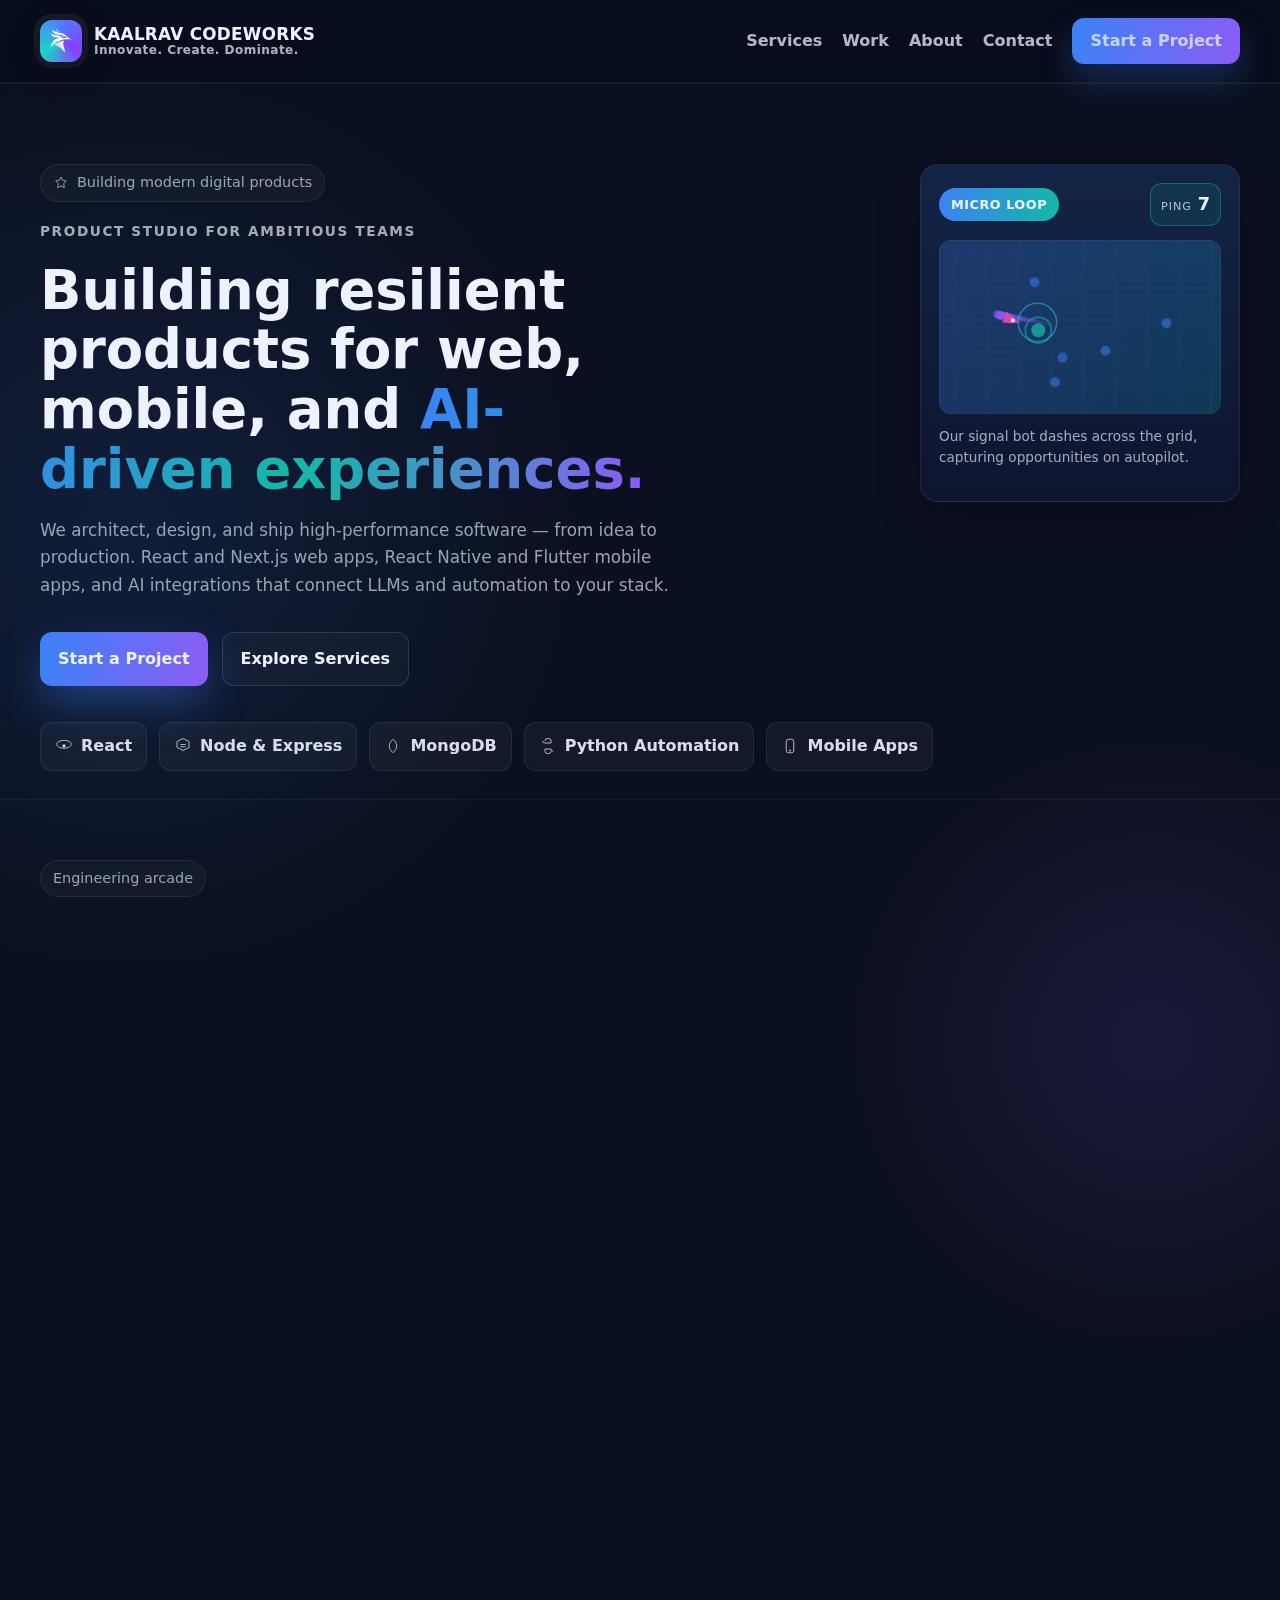
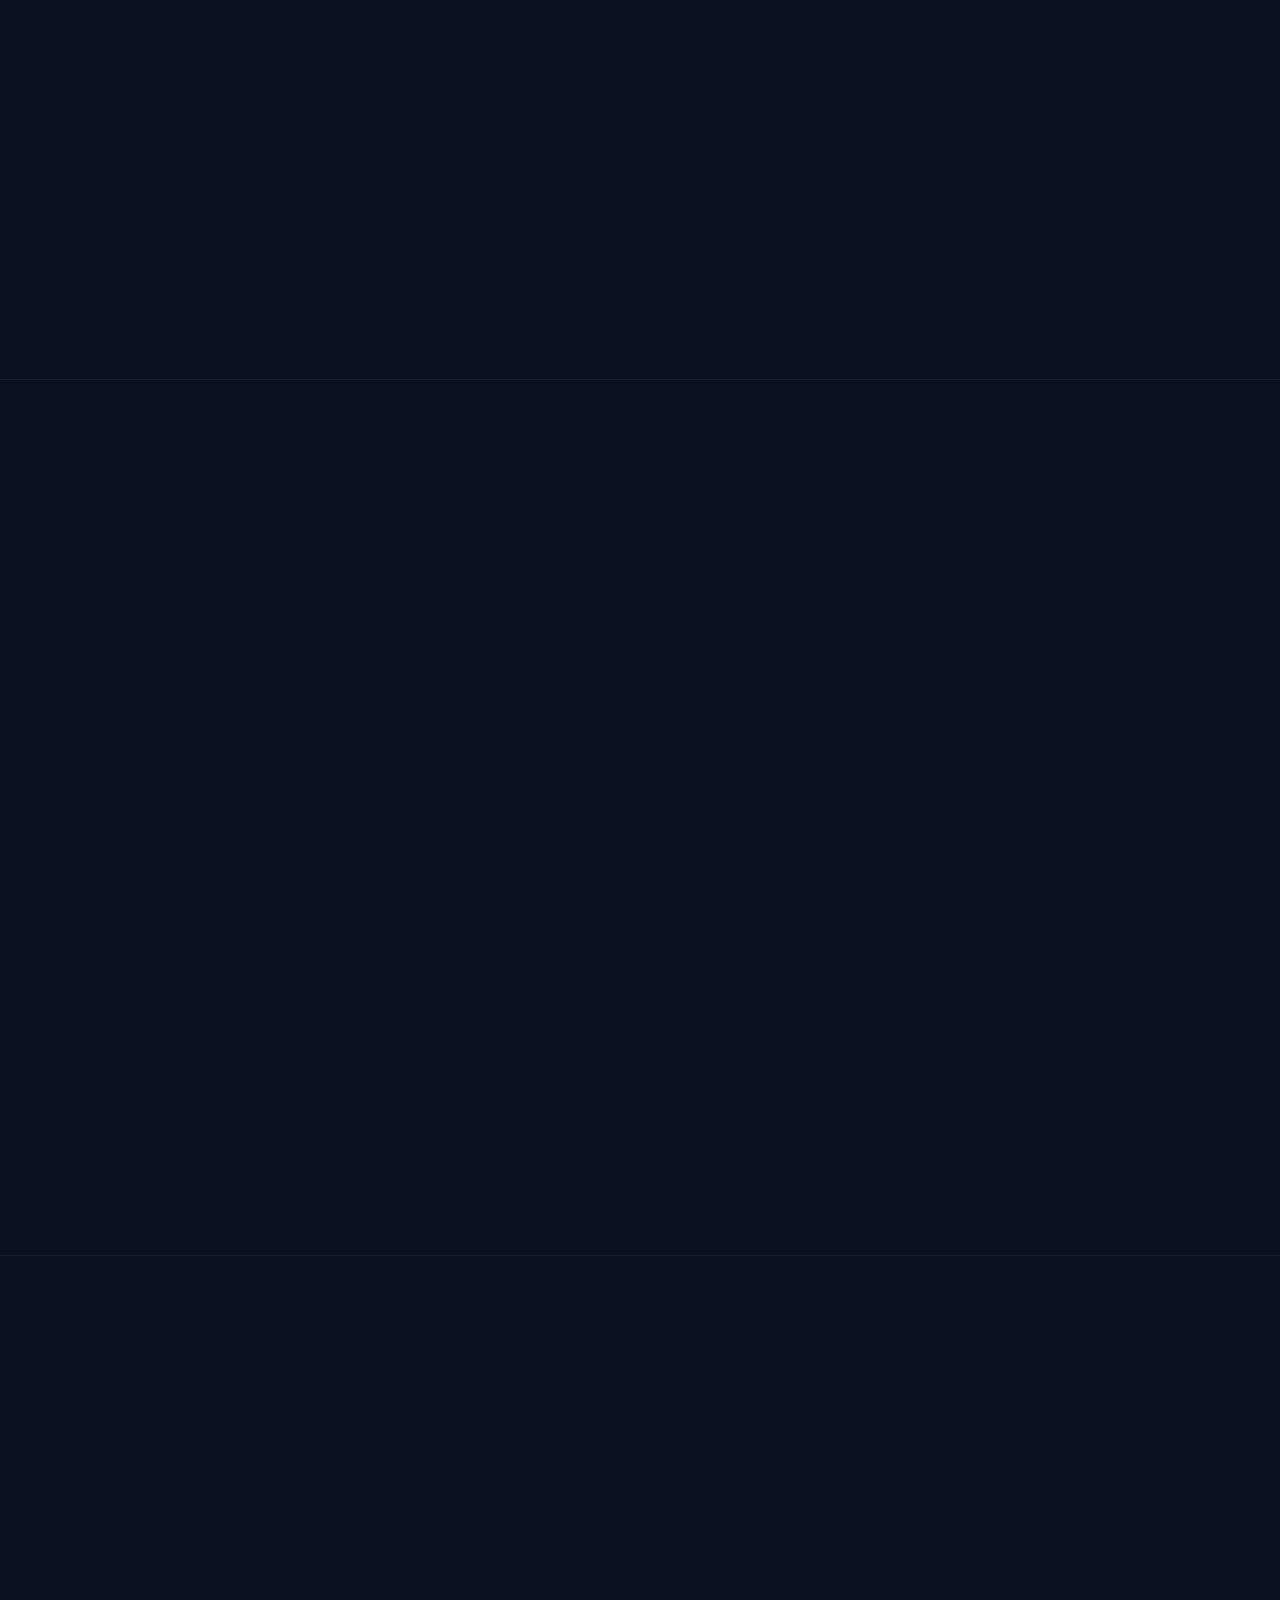
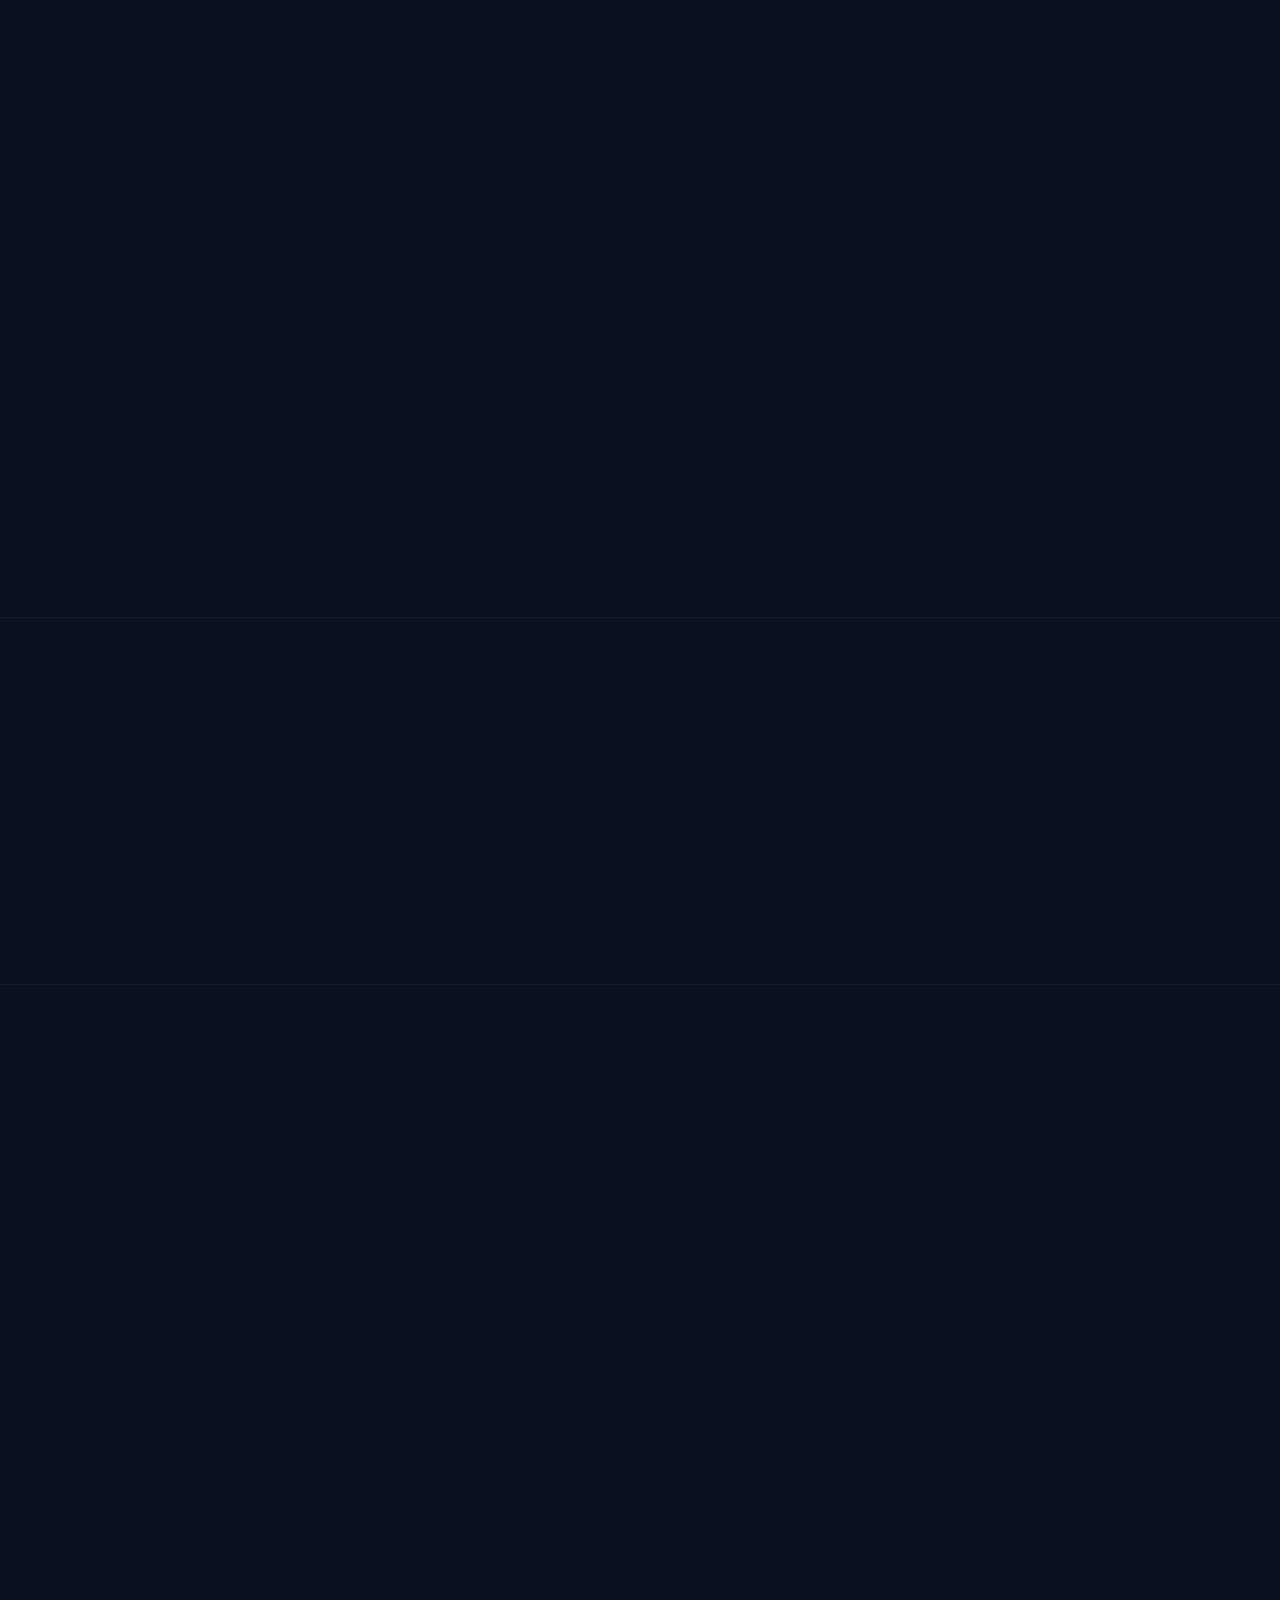
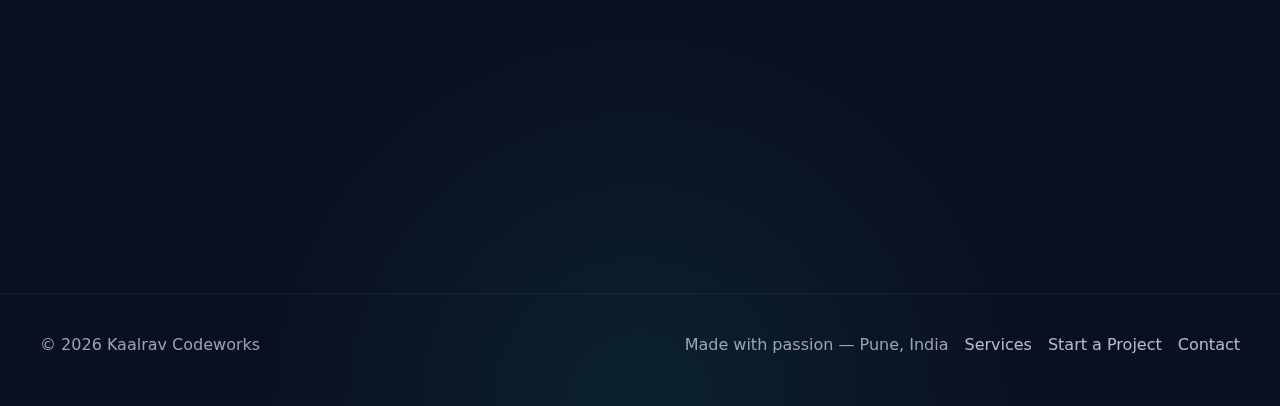
<file: index.html>
<!DOCTYPE html>
<html lang="en">
<head>
  <meta charset="UTF-8">
  <meta name="viewport" content="width=device-width, initial-scale=1">
  <meta name="description" content="Kaalrav Codeworks builds MERN web apps, mobile apps, and AI-powered integrations with enterprise-grade engineering and design.">
  <meta name="keywords" content="MERN app development, mobile app development, AI integration, AI development, React, Node.js studio, Flutter, React Native, API development">
  <meta name="theme-color" content="#0b1020">
  <title>Kaalrav Codeworks — MERN Apps, Mobile Apps, AI Integrations</title>
  <link rel="icon" type="image/png" href="assets/images/brand/KAlRAV.png">
  <link rel="stylesheet" href="assets/styles/main.css">
</head>
<body data-page="home">
  <header class="site-header">
    <div class="container nav">
      <a class="brand" href="index.html#home">
        <span class="logo" aria-hidden="true">
          <img src="assets/images/brand/logo.png" alt="Kaalrav Codeworks logo">
        </span>
        <span class="brand-text">
          <span class="brand-name">KAALRAV CODEWORKS</span>
          <span class="brand-tagline">Innovate. Create. Dominate.</span>
        </span>
      </a>

      <nav class="links" aria-label="Primary">
        <a href="services.html">Services</a>
        <a href="work.html">Work</a>
        <a href="about.html">About</a>
        <a href="contact.html">Contact</a>
        <a class="cta" href="start-project.html">Start a Project</a>
      </nav>

      <button class="burger" type="button" aria-controls="mobileMenu" aria-expanded="false" aria-label="Toggle navigation" data-menu-toggle>
        <svg width="22" height="22" viewBox="0 0 24 24" fill="none" xmlns="http://www.w3.org/2000/svg"><path d="M4 6h16M4 12h16M4 18h16" stroke="white" stroke-width="2" stroke-linecap="round"/></svg>
      </button>
    </div>

    <nav class="mobile" id="mobileMenu" aria-label="Mobile">
      <div class="container mobile-inner">
        <a href="services.html">Services</a>
        <a href="work.html">Work</a>
        <a href="about.html">About</a>
        <a href="contact.html">Contact</a>
        <a class="cta" href="start-project.html">Start a Project</a>
      </div>
    </nav>
  </header>

  <main id="mainContent" tabindex="-1">
    <section class="hero" id="home">
      <div class="container">
      <div class="hero-grid">
        <div class="hero-copy">
          <span class="eyebrow" data-reveal>
            <svg width="16" height="16" viewBox="0 0 24 24" fill="none" xmlns="http://www.w3.org/2000/svg" aria-hidden="true"><path d="M12 3l2.39 4.84L20 9l-4 3.9L17 19l-5-2.6L7 19l1-6.1L4 9l5.61-1.16L12 3z" stroke="currentColor" stroke-width="1.4"/></svg>
            Building modern digital products
          </span>
          <p class="tag" data-reveal style="--delay:.04s">Product studio for ambitious teams</p>
          <h1 data-reveal style="--delay:.08s">Building resilient products for web, mobile, and <span class="gradient">AI-driven experiences.</span></h1>
          
          <p class="sub" data-reveal style="--delay:.14s">We architect, design, and ship high-performance software — from idea to production. React and Next.js web apps, React Native and Flutter mobile apps, and AI integrations that connect LLMs and automation to your stack.</p>

          <div class="hero-cta" data-reveal style="--delay:.2s">
            <a class="btn primary" href="start-project.html">Start a Project</a>
            <a class="btn ghost" href="#services">Explore Services</a>
          </div>
        </div>
        <aside class="hero-aside" data-reveal style="--delay:.24s">
          <div class="micro-playground">
            <div class="mini-card">
              <div class="mini-head">
                <span class="chip">Micro loop</span>
                <div class="mini-score">
                  <span class="label">Ping</span>
                  <span class="value" id="sparkScore">0</span>
                </div>
              </div>
              <canvas id="sparkGame" width="260" height="160" aria-label="Automated spark runner mini-game"></canvas>
              <p class="mini-note">Our signal bot dashes across the grid, capturing opportunities on autopilot.</p>
            </div>
          </div>
        </aside>
      </div>

      <div class="badges" data-reveal style="--delay:.28s">
        <span class="badge" title="React">
          <svg width="18" height="18" viewBox="0 0 24 24" fill="none" xmlns="http://www.w3.org/2000/svg" aria-hidden="true"><circle cx="12" cy="12" r="2.2" fill="currentColor"/><path d="M12 4.5c-2.9 0-5.5.7-7.2 1.8C3.1 7.3 2.5 8.6 2.5 9.8s.6 2.5 2.3 3.5C6.5 14.3 9.1 15 12 15s5.5-.7 7.2-1.8c1.7-1 2.3-2.3 2.3-3.5s-.6-2.5-2.3-3.5C17.5 5.2 14.9 4.5 12 4.5z" stroke="currentColor" stroke-width="1.2"/></svg>
          React
        </span>
          <span class="badge" title="Node.js &amp; Express">
            <svg width="18" height="18" viewBox="0 0 24 24" fill="none" xmlns="http://www.w3.org/2000/svg" aria-hidden="true"><path d="M4 6l8-4 8 4v8l-8 4-8-4V6z" stroke="currentColor" stroke-width="1.2"/><path d="M9 10h6M9 13h6" stroke="currentColor" stroke-width="1.2" stroke-linecap="round"/></svg>
            Node &amp; Express
          </span>
          <span class="badge" title="MongoDB">
            <svg width="18" height="18" viewBox="0 0 24 24" fill="none" xmlns="http://www.w3.org/2000/svg" aria-hidden="true"><path d="M12 3s5 4 5 9-5 9-5 9-5-4-5-9 5-9 5-9z" stroke="currentColor" stroke-width="1.2"/></svg>
            MongoDB
          </span>
          <span class="badge" title="Python Automation">
            <svg width="18" height="18" viewBox="0 0 24 24" fill="none" xmlns="http://www.w3.org/2000/svg" aria-hidden="true"><path d="M8 5a3 3 0 013-3h2a3 3 0 013 3v3H8a3 3 0 01-3-3" stroke="currentColor" stroke-width="1.2"/><path d="M16 19a3 3 0 01-3 3h-2a3 3 0 01-3-3v-3h8a3 3 0 003 3" stroke="currentColor" stroke-width="1.2"/></svg>
            Python Automation
          </span>
        <span class="badge" title="Mobile Apps">
          <svg width="18" height="18" viewBox="0 0 24 24" fill="none" xmlns="http://www.w3.org/2000/svg" aria-hidden="true"><rect x="7" y="3" width="10" height="18" rx="3" stroke="currentColor" stroke-width="1.2"/><circle cx="12" cy="18" r="1.2" fill="currentColor"/></svg>
          Mobile Apps
        </span>
      </div>
      </div>
    </section>

    <section id="systemFlow" class="system-flow">
      <div class="container">
        <div class="section-head align-left">
          <span class="eyebrow" data-reveal>Engineering arcade</span>
          <h2 class="section-title" data-reveal style="--delay:.04s">System Flow Showcase</h2>
          <p class="section-sub" data-reveal style="--delay:.08s">A single loop powers every launch. Signals enter, design orchestrates, engineering executes, and ops watches the gauges — just like a co-op video game with shared objectives.</p>
        </div>
        <div class="system-flow-grid">
          <div class="flow-panel" data-reveal style="--delay:.1s">
            <h3>Four-stage co-op loop</h3>
            <p>The same loop connects system design, interface craft, engineering excellence, and operational rigor.</p>
            <ul class="flow-stages">
              <li class="flow-stage">
                <span class="stage-label">Signal intake</span>
                <span class="stage-meta">Strategy kick-offs, architecture sketches, KPIs, and scenario planning.</span>
                <span class="stage-tag">Strategy</span>
              </li>
              <li class="flow-stage">
                <span class="stage-label">Design forge</span>
                <span class="stage-meta">Design systems, motion passes, and content choreography synced with dev constraints.</span>
                <span class="stage-tag">Design</span>
              </li>
              <li class="flow-stage">
                <span class="stage-label">Engineering core</span>
                <span class="stage-meta">MERN builds, automation harnesses, and observability hooks that keep quality visible.</span>
                <span class="stage-tag">Build</span>
              </li>
              <li class="flow-stage">
                <span class="stage-label">Launch control</span>
                <span class="stage-meta">Progressive delivery, telemetry dashboards, and ops runbooks feeding the next sprint.</span>
                <span class="stage-tag">Ops</span>
              </li>
            </ul>
            <div class="flow-console">
              <span class="console-label">Live ops feed</span>
              <pre aria-label="System flow console log">
00:01 ▶ Intake: Mission + KPIs locked
00:05 ▶ Design Forge: Token pack v3 synced
00:09 ▶ Engineering Core: Microservices green (5/5)
00:13 ▶ Launch Control: Canary @ 20% traffic
00:16 ▶ Telemetry: Delight score +11%
↻ Loop resets with new data packs
              </pre>
            </div>
          </div>
        </div>
      </div>
    </section>

    <section id="services">
      <div class="container">
        <div class="section-head align-left">
          <span class="eyebrow" data-reveal>Capability lineup</span>
          <h2 class="section-title" data-reveal>Services</h2>
          <p class="section-sub" data-reveal style="--delay:.06s">End-to-end product development with a focus on performance, security, and maintainability. Choose a track or mix-and-match for your roadmap.</p>
        </div>
        <div class="grid services-grid">
          <article class="card" data-reveal>
            <span class="chip">Web Apps</span>
            <h3>Full Web Application Development</h3>
            <p>Design-first, API-driven apps with modular front-end architecture, CI/CD, and cloud-ready deployments.</p>
            <ul class="pill-list">
              <li>Next.js / React platforms</li>
              <li>Headless CMS + GraphQL</li>
              <li>Observability baked in</li>
            </ul>
          </article>
          <article class="card" data-reveal style="--delay:.06s">
            <span class="chip">Mobile</span>
            <h3>Mobile App Development</h3>
            <p>Fast, native-feeling cross-platform apps with offline support, push notifications, and analytics baked in.</p>
            <ul class="pill-list">
              <li>React Native &amp; Flutter</li>
              <li>App store deployment</li>
              <li>In-app experimentation</li>
            </ul>
          </article>
          <article class="card" data-reveal style="--delay:.12s">
            <span class="chip">Automation</span>
            <h3>Python Automation</h3>
            <p>Automate workflows, data processing, and integrations to save hours every week and scale operations.</p>
            <ul class="pill-list">
              <li>Airflow-style orchestration</li>
              <li>Web scraping &amp; ETL</li>
              <li>Slack / Teams copilots</li>
            </ul>
          </article>
          <article class="card" data-reveal style="--delay:.18s">
            <span class="chip">MERN</span>
            <h3>MERN Stack Development</h3>
            <p>MongoDB, Express, React, Node — a battle-tested stack for rapidly building reliable, scalable products.</p>
            <ul class="pill-list">
              <li>Microservice blueprints</li>
              <li>Serverless APIs</li>
              <li>Performance tuning</li>
            </ul>
          </article>
        </div>
      </div>
    </section>

    <section id="work">
      <div class="container">
        <div class="section-head align-left">
          <span class="eyebrow" data-reveal>Shipping log</span>
          <h2 class="section-title" data-reveal>Recent Work</h2>
          <p class="section-sub" data-reveal style="--delay:.06s">Hand-picked case studies will appear here. Add product shots, performance metrics, and the stack used for each build.</p>
        </div>
        <div class="grid work-grid">
          <article class="card" data-reveal>
            <h3>Smart Manufacturing Console</h3>
            <p>Production health, machine utilization, and workforce ops surfaced in one calm control center with chart-ready data.</p>
            <a class="link" href="project-details.html#manufacturing">View case study</a>
          </article>
          <article class="card" data-reveal style="--delay:.06s">
            <h3>Hotel Admin Suite</h3>
            <p>Owner-first dashboard to manage multiple properties, rooms, rates, and housekeeping with clear, role-based controls.</p>
            <a class="link" href="project-details.html#hotel-admin">View case study</a>
          </article>
          <article class="card" data-reveal style="--delay:.12s">
            <h3>Staycraft — Room Rentals</h3>
            <p>Guest-friendly room rental app with immersive galleries, amenity highlights, and frictionless booking flows for every property.</p>
            <a class="link" href="project-details.html#staycraft">View case study</a>
          </article>
          <article class="card" data-reveal style="--delay:.18s">
            <h3>Project Title</h3>
            <p>Short teaser about the outcome, impact, and unique challenges solved. Replace with your real projects.</p>
            <a class="link" href="#" aria-disabled="true">Case study coming soon</a>
          </article>
          <article class="card" data-reveal style="--delay:.24s">
            <h3>Project Title</h3>
            <p>Short teaser about the outcome, impact, and unique challenges solved. Replace with your real projects.</p>
            <a class="link" href="#" aria-disabled="true">Case study coming soon</a>
          </article>
        </div>
      </div>
    </section>

    <section id="about">
      <div class="container about-grid">
        <div class="section-head align-left">
          <span class="eyebrow" data-reveal>Inside the studio</span>
          <h2 class="section-title" data-reveal>About</h2>
          <p class="section-sub" data-reveal style="--delay:.06s">Kaalrav Codeworks is a product-driven studio focused on shipping clean, scalable software. We combine engineering discipline with modern design to launch experiences that feel effortless.</p>
        </div>
        <ul class="pill-list" data-reveal style="--delay:.12s">
          <li>Discovery-led planning and roadmaps</li>
          <li>Design systems that scale with your product</li>
          <li>Automation-first engineering mindset</li>
          <li>Transparent comms with weekly demos</li>
        </ul>
      </div>
    </section>

    <section id="contact">
      <div class="container">
        <div class="section-head align-left">
          <span class="eyebrow" data-reveal>Kickoff ready</span>
          <h2 class="section-title" data-reveal>Start a Project</h2>
          <p class="section-sub" data-reveal style="--delay:.06s">Tell us about your idea and goals. We’ll get back within 24 hours.</p>
        </div>
        <div class="grid contact-grid">
          <article class="card contact-card" data-reveal>
            <h3>Contact</h3>
            <p>Share your pitch deck, product vision, or engineering backlog. We’ll help you design the plan.</p>
            <ul class="contact-links">
              <li><a href="mailto:howdy@kaalrav.com">howdy@kaalrav.com</a></li>
              <li><a href="tel:+91XXXXXXXXXX">+91 XXXXXXXXXX</a></li>
            </ul>
            <p class="note">Replace with your real contact details.</p>
          </article>
          <form id="contactForm" class="card contact-form" data-reveal style="--delay:.08s">
            <h3>Quick Brief</h3>
            <div class="field">
              <label for="name">Name</label>
              <input class="input" id="name" name="name" type="text" placeholder="Your name" required>
            </div>
            <div class="field">
              <label for="email">Email</label>
              <input class="input" id="email" name="email" type="email" placeholder="Email address" required>
            </div>
            <div class="field">
              <label for="service">Service needed</label>
              <select class="input" id="service" name="service" required>
                <option value="">Select a service</option>
                <option>Full Web App Development</option>
                <option>Mobile App Development</option>
                <option>Python Automation</option>
                <option>MERN Stack Development</option>
              </select>
            </div>
            <div class="field">
              <label for="message">Project goals, scope, timeline</label>
              <textarea class="input" id="message" name="message" rows="4" placeholder="Share project details"></textarea>
            </div>
            <button class="btn primary submit" type="submit">
              <span>Send Brief</span>
              <svg width="18" height="18" viewBox="0 0 24 24" fill="none" xmlns="http://www.w3.org/2000/svg" aria-hidden="true">
                <path d="M5 12h14M13 6l6 6-6 6" stroke="currentColor" stroke-width="1.6" stroke-linecap="round" stroke-linejoin="round"/>
              </svg>
            </button>
          </form>
        </div>
      </div>
    </section>
  </main>

  <footer class="site-footer">
    <div class="container footer-inner">
      <div>© <span id="year"></span> Kaalrav Codeworks</div>
      <div class="footer-links">
        <span>Made with passion — Pune, India</span>
        <a href="#services">Services</a>
        <a href="start-project.html">Start a Project</a>
        <a href="#contact">Contact</a>
      </div>
    </div>
  </footer>

  <script src="assets/scripts/main.js" defer></script>
</body>
</html>
</file>
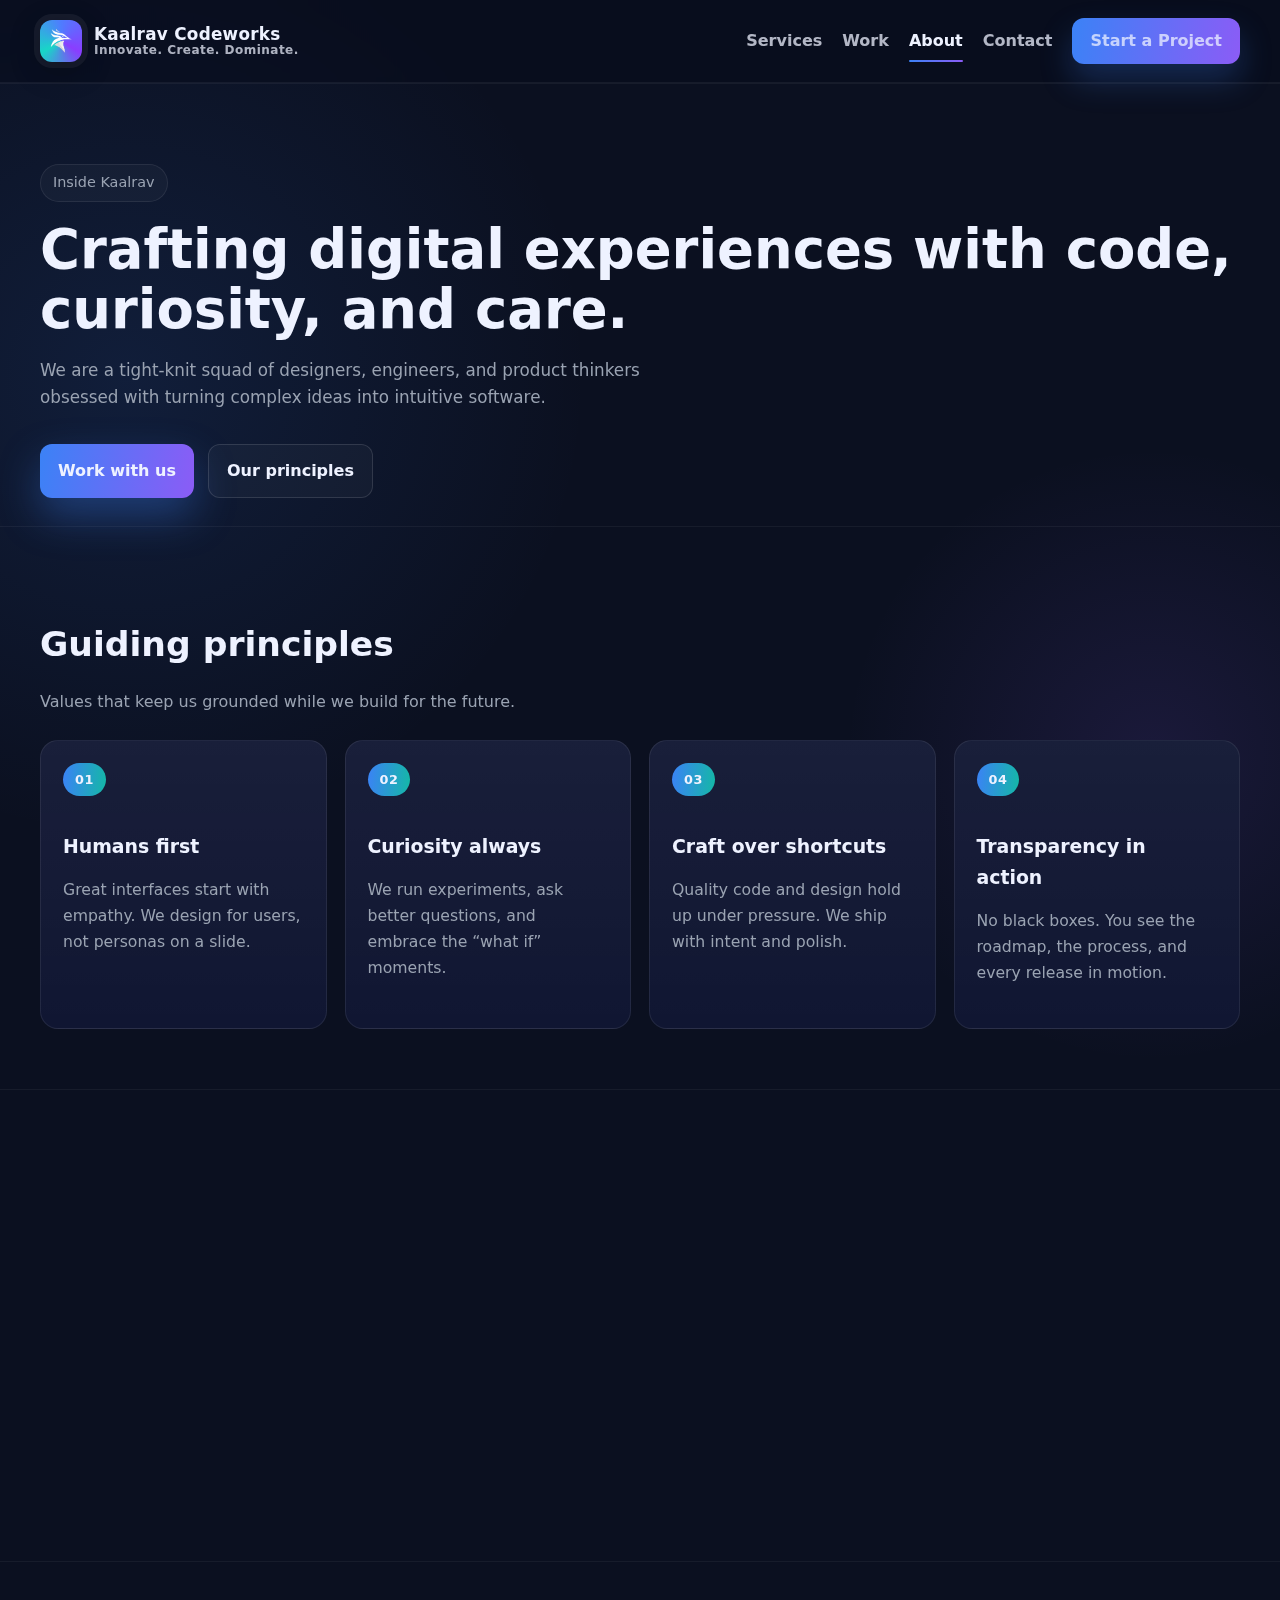
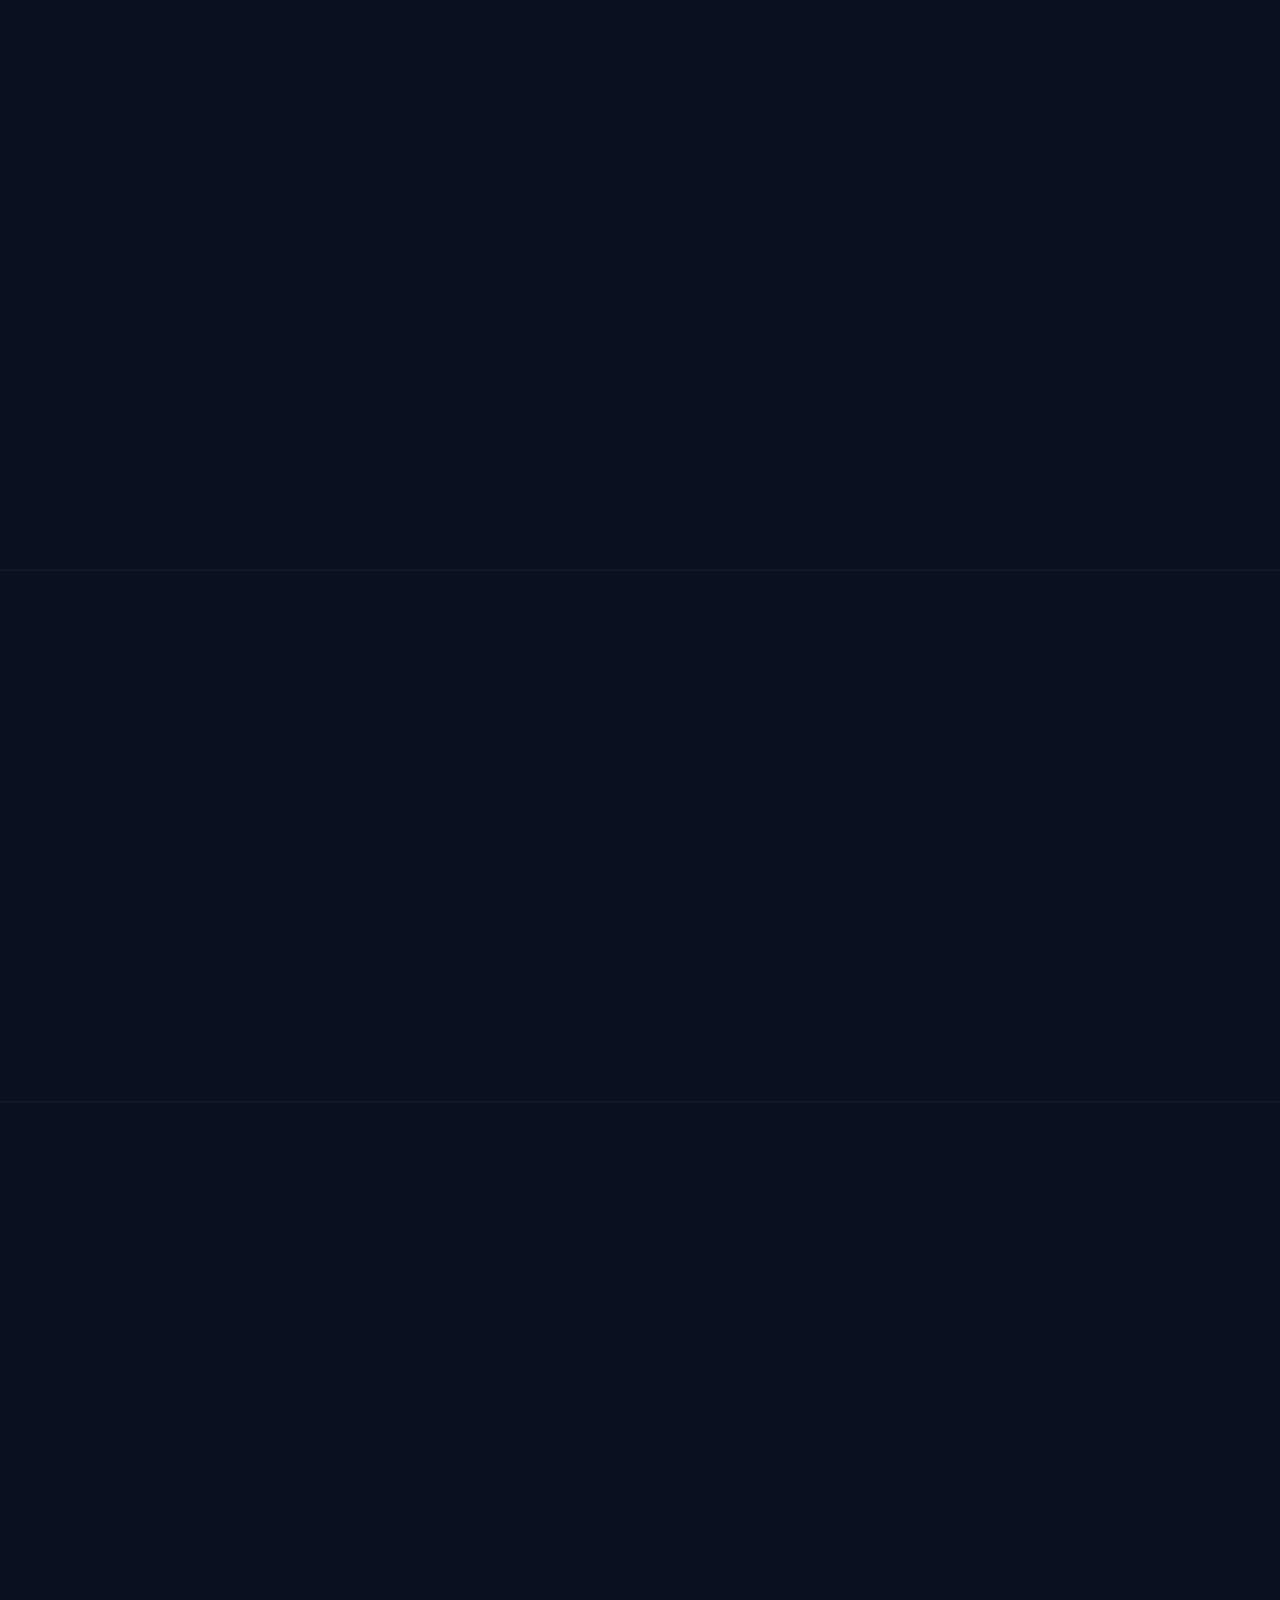
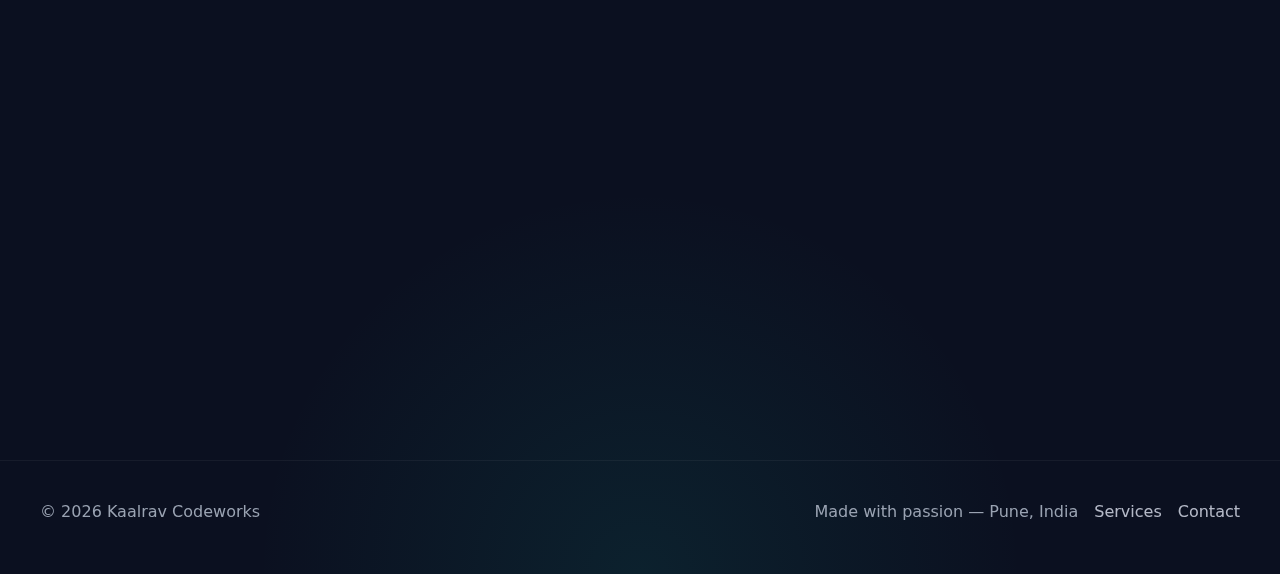
<file: about.html>
<!DOCTYPE html>
<html lang="en">
<head>
  <meta charset="UTF-8">
  <meta name="viewport" content="width=device-width, initial-scale=1">
  <meta name="description" content="Learn more about the team, values, and approach behind Kaalrav Codeworks.">
  <meta name="theme-color" content="#0b1020">
  <title>About — Kaalrav Codeworks</title>
  <link rel="stylesheet" href="assets/styles/main.css">
</head>
<body data-page="about">
  <header class="site-header">
    <div class="container nav">
      <a class="brand" href="index.html#home">
        <span class="logo" aria-hidden="true">
          <img src="assets/images/brand/logo.png" alt="">
        </span>
        <span class="brand-text">
          <span class="brand-name">Kaalrav Codeworks</span>
          <span class="brand-tagline">Innovate. Create. Dominate.</span>
        </span>
      </a>

      <nav class="links" aria-label="Primary">
        <a href="services.html">Services</a>
        <a href="work.html">Work</a>
        <a href="about.html" class="is-current" aria-current="page">About</a>
        <a href="contact.html">Contact</a>
        <a class="cta" href="start-project.html">Start a Project</a>
      </nav>

      <button class="burger" type="button" aria-controls="mobileMenu" aria-expanded="false" aria-label="Toggle navigation" data-menu-toggle>
        <svg width="22" height="22" viewBox="0 0 24 24" fill="none" xmlns="http://www.w3.org/2000/svg"><path d="M4 6h16M4 12h16M4 18h16" stroke="white" stroke-width="2" stroke-linecap="round"/></svg>
      </button>
    </div>

    <nav class="mobile" id="mobileMenu" aria-label="Mobile">
      <div class="container mobile-inner">
        <a href="services.html">Services</a>
        <a href="work.html">Work</a>
        <a href="about.html" class="is-current" aria-current="page">About</a>
        <a href="contact.html">Contact</a>
        <a class="cta" href="start-project.html">Start a Project</a>
      </div>
    </nav>
  </header>

  <main id="mainContent" tabindex="-1">
    <section class="hero">
      <div class="container">
        <span class="eyebrow" data-reveal>Inside Kaalrav</span>
        <h1 data-reveal style="--delay:.08s">Crafting digital experiences with code, curiosity, and care.</h1>
        <p class="sub" data-reveal style="--delay:.14s">We are a tight-knit squad of designers, engineers, and product thinkers obsessed with turning complex ideas into intuitive software.</p>
        <div class="hero-cta" data-reveal style="--delay:.2s">
          <a class="btn primary" href="contact.html">Work with us</a>
          <a class="btn ghost" href="#values">Our principles</a>
        </div>
      </div>
    </section>

    <section id="values">
      <div class="container">
        <h2 class="section-title" data-reveal>Guiding principles</h2>
        <p class="section-sub" data-reveal style="--delay:.06s">Values that keep us grounded while we build for the future.</p>
        <div class="grid" style="grid-template-columns: repeat(auto-fit, minmax(280px, 1fr));">
          <article class="card" data-reveal>
            <span class="chip">01</span>
            <h3>Humans first</h3>
            <p>Great interfaces start with empathy. We design for users, not personas on a slide.</p>
          </article>
          <article class="card" data-reveal style="--delay:.06s">
            <span class="chip">02</span>
            <h3>Curiosity always</h3>
            <p>We run experiments, ask better questions, and embrace the “what if” moments.</p>
          </article>
          <article class="card" data-reveal style="--delay:.12s">
            <span class="chip">03</span>
            <h3>Craft over shortcuts</h3>
            <p>Quality code and design hold up under pressure. We ship with intent and polish.</p>
          </article>
          <article class="card" data-reveal style="--delay:.18s">
            <span class="chip">04</span>
            <h3>Transparency in action</h3>
            <p>No black boxes. You see the roadmap, the process, and every release in motion.</p>
          </article>
        </div>
      </div>
    </section>

    <section>
      <div class="container about-grid">
        <div>
          <h2 class="section-title" data-reveal>Team snapshot</h2>
          <p class="section-sub" data-reveal style="--delay:.06s">Distributed collaborators based in Pune, Mumbai, Bengaluru, and remote hubs across the globe.</p>
        </div>
        <ul class="pill-list" data-reveal style="--delay:.12s">
          <li>Two-year streak building and operating products end to end.</li>
          <li>Full-stack delivery with Python + AI integrations and API-first backends.</li>
          <li>MERN specialists who ship, harden, and deploy responsive dashboards.</li>
          <li>Mobile-ready builds with shared frontend patterns across web and apps.</li>
        </ul>
      </div>
    </section>

    <section>
      <div class="container">
        <h2 class="section-title" data-reveal>Where we add lift</h2>
        <p class="section-sub" data-reveal style="--delay:.06s">A lean, senior crew that keeps strategy, design, and engineering in one lane from discovery to launch.</p>
        <div class="grid" style="grid-template-columns: repeat(auto-fit, minmax(260px, 1fr));">
          <article class="card" data-reveal>
            <span class="chip">Full-stack sprints</span>
            <h3>Web &amp; APIs</h3>
            <p>React/Next frontends paired with Node/Express services, clean REST/GraphQL contracts, and production-grade databases.</p>
          </article>
          <article class="card" data-reveal style="--delay:.06s">
            <span class="chip">AI + automation</span>
            <h3>Python-first</h3>
            <p>Data wrangling, orchestration, and AI feature work that plug into your stack with observability and guardrails baked in.</p>
          </article>
          <article class="card" data-reveal style="--delay:.12s">
            <span class="chip">MERN hardening</span>
            <h3>Deploy &amp; scale</h3>
            <p>Performance passes, CI/CD, and cloud deploys so dashboards stay fast, secure, and ready for traffic.</p>
          </article>
          <article class="card" data-reveal style="--delay:.18s">
            <span class="chip">Cross-platform</span>
            <h3>Mobile in sync</h3>
            <p>Shared design tokens and component patterns that travel from web to React Native/Flutter without rework.</p>
          </article>
        </div>
      </div>
    </section>

    <section>
      <div class="container">
        <h2 class="section-title" data-reveal>Remote-first, purpose-built</h2>
        <p class="section-sub" data-reveal style="--delay:.06s">We embrace async collaboration, inclusive rituals, and dedicated focus time.</p>
        <div class="grid" style="grid-template-columns: repeat(auto-fit, minmax(260px, 1fr));">
          <article class="card" data-reveal>
            <span class="chip">Daily sync</span>
            <h3>Always aligned</h3>
            <p>Short, structured check-ins keep everyone on the same page without meetings that drag.</p>
          </article>
          <article class="card" data-reveal style="--delay:.06s">
            <span class="chip">Show &amp; tell</span>
            <h3>Transparent demos</h3>
            <p>Weekly product walkthroughs ensure stakeholders see progress and add feedback early.</p>
          </article>
          <article class="card" data-reveal style="--delay:.12s">
            <span class="chip">Build logs</span>
            <h3>Documentation culture</h3>
            <p>Every sprint ships with decision logs, architectural notes, and implementation guides.</p>
          </article>
        </div>
      </div>
    </section>

    <section class="game-section">
      <div class="container">
        <div class="section-head">
          <h2 class="section-title" data-reveal>Studio playground</h2>
          <p class="section-sub" data-reveal style="--delay:.06s">A bite-sized playground — watch the autopilot glide or take the controls yourself.</p>
        </div>
        <div class="game-card card" data-reveal style="--delay:.1s">
          <div class="game-meta">
            <div class="chip" data-orbit-mode-label>Auto pilot</div>
            <div class="scoreboard">
              <span class="label">Score</span>
              <span class="value" id="orbitScore">0</span>
            </div>
          </div>
          <div class="mode-switch" role="group" aria-label="Orbit game mode">
            <button type="button" class="btn ghost is-active" data-orbit-mode="auto">Automatic</button>
            <button type="button" class="btn ghost" data-orbit-mode="manual">Manual</button>
          </div>
          <div class="game-wrapper">
            <canvas id="orbitGame" width="560" height="320" aria-label="Orbit mini-game with automatic and manual modes"></canvas>
            <div class="game-overlay">
              <p>Tap <em>Automatic</em> to let our studio autopilot loop the constellations. Switch to <em>Manual</em> and use arrow keys, WASD, or clicks to steer the craft toward glowing rings.</p>
              <p class="secondary">Simple modes, tight feedback loops, and a little bit of delight — exactly how we build products.</p>
            </div>
          </div>
        </div>
      </div>
    </section>
  </main>

  <footer class="site-footer">
    <div class="container footer-inner">
      <div>© <span id="year"></span> Kaalrav Codeworks</div>
      <div class="footer-links">
        <span>Made with passion — Pune, India</span>
        <a href="services.html">Services</a>
        <a href="contact.html">Contact</a>
      </div>
    </div>
  </footer>

  <script src="assets/scripts/main.js" defer></script>
</body>
</html>
</file>
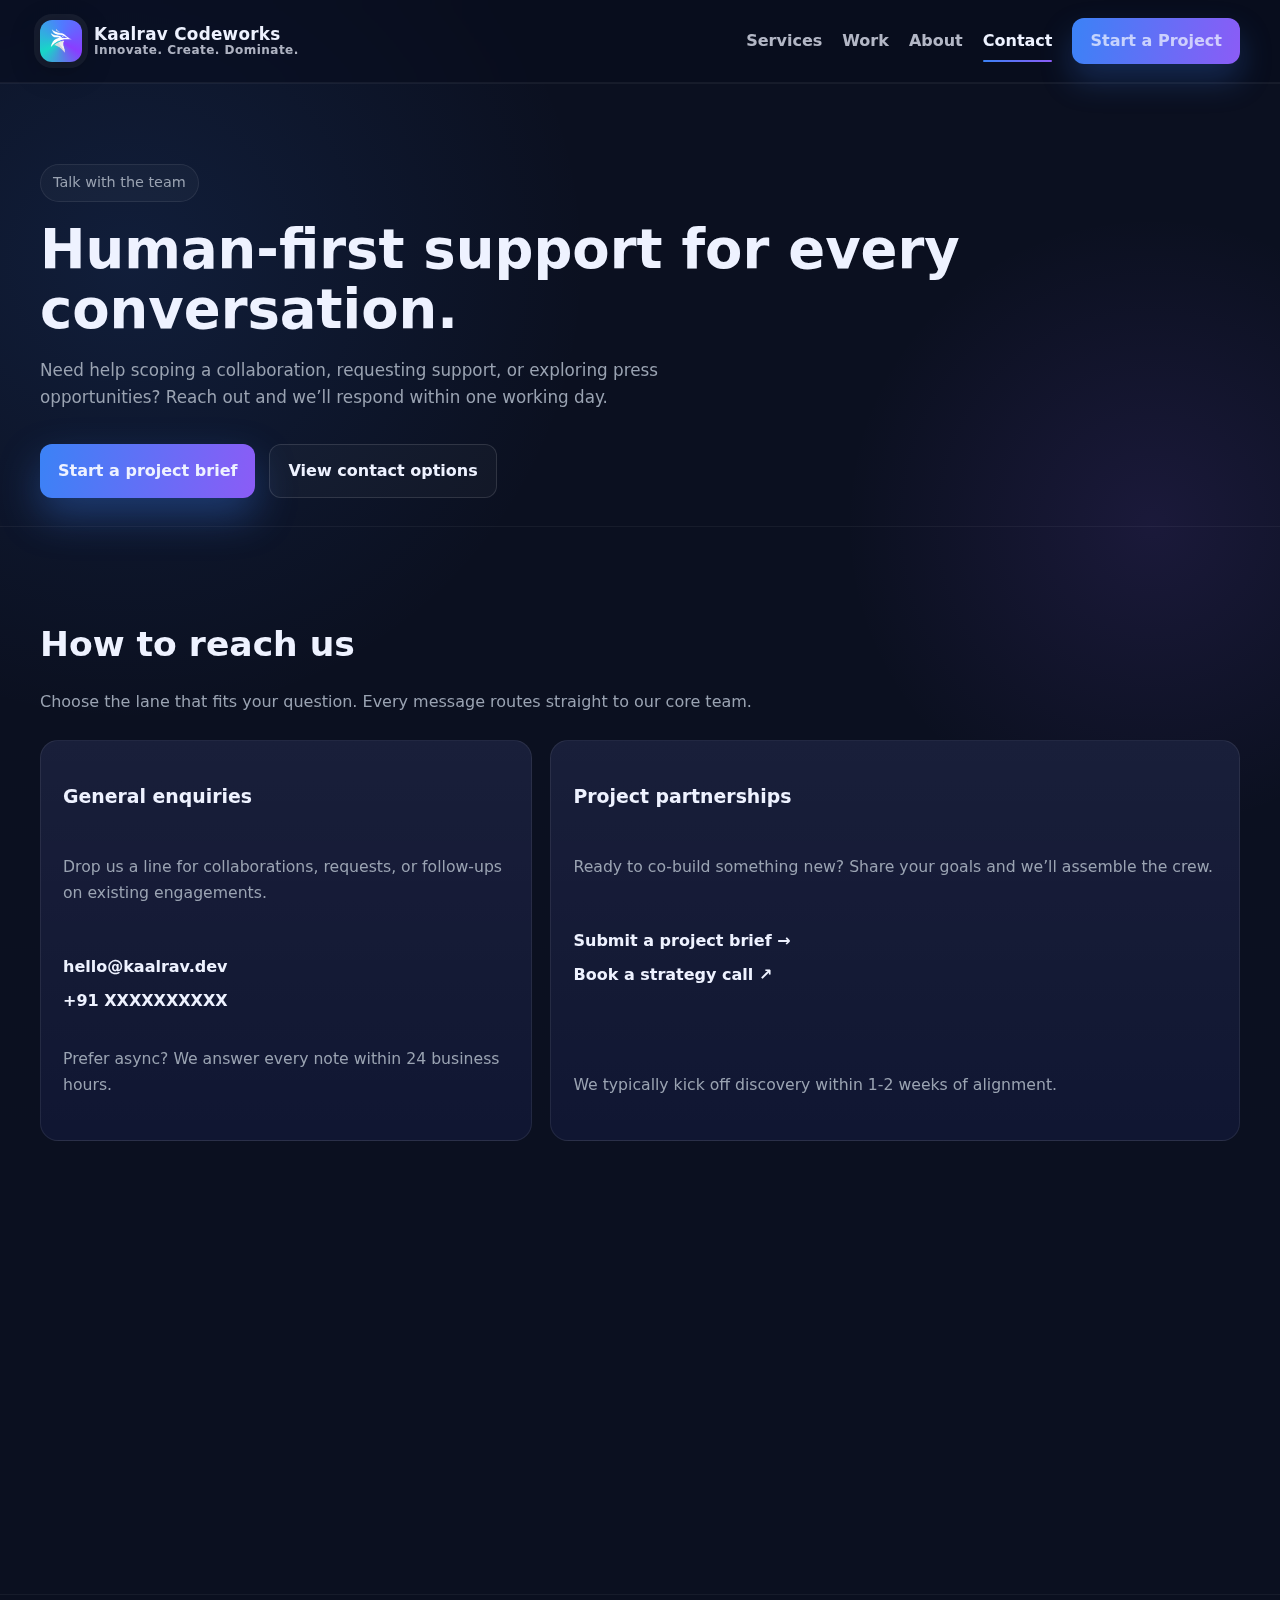
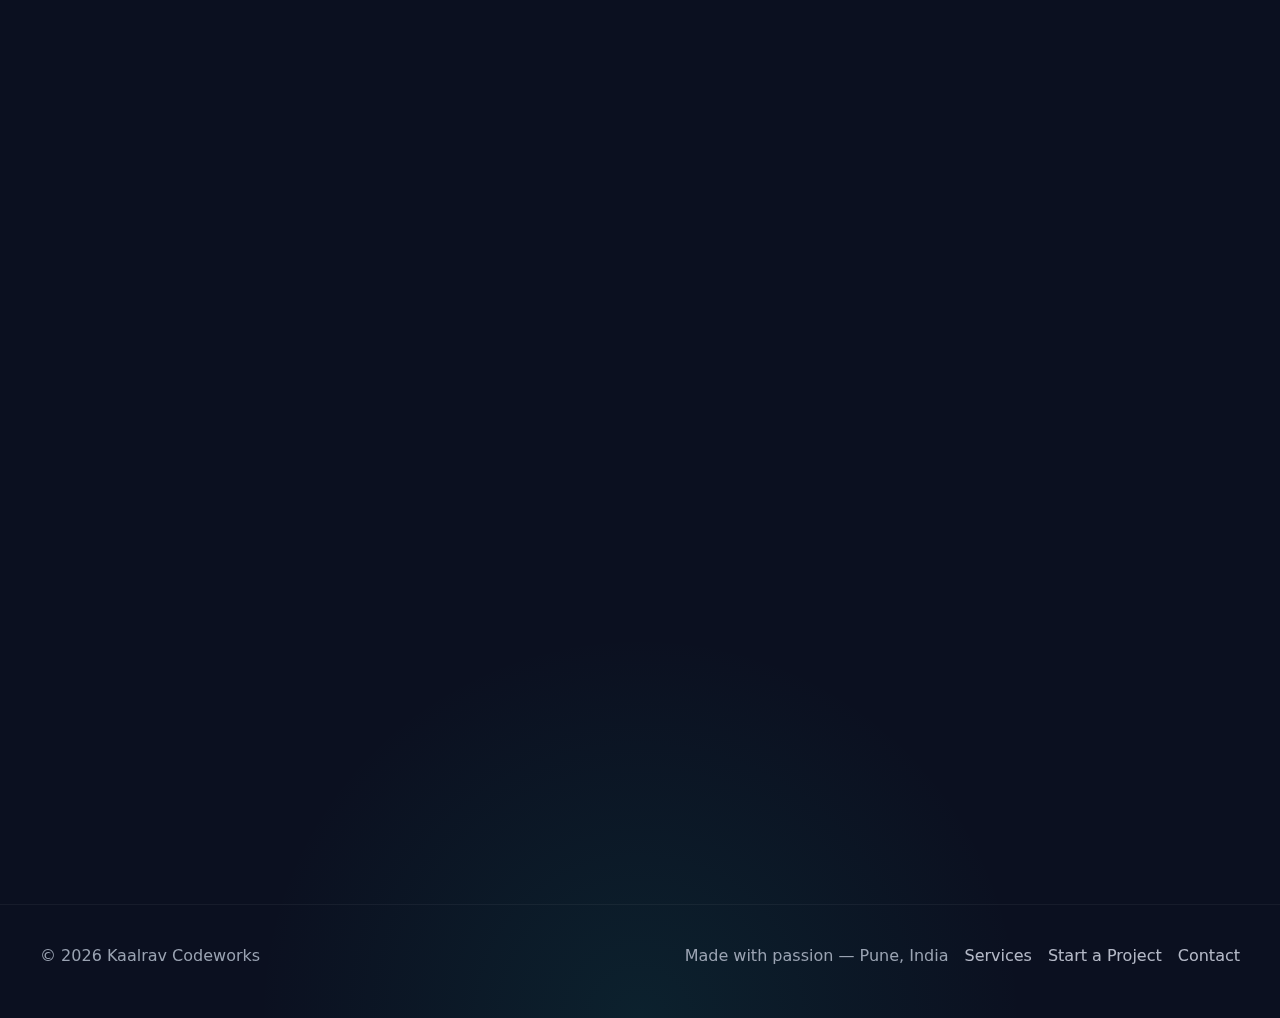
<file: contact.html>
<!DOCTYPE html>
<html lang="en">
<head>
  <meta charset="UTF-8">
  <meta name="viewport" content="width=device-width, initial-scale=1">
  <meta name="description" content="Get in touch with Kaalrav Codeworks for general enquiries, partnerships, or support.">
  <meta name="theme-color" content="#0b1020">
  <title>Contact — Kaalrav Codeworks</title>
  <link rel="stylesheet" href="assets/styles/main.css">
</head>
<body data-page="contact">
  <header class="site-header">
    <div class="container nav">
      <a class="brand" href="index.html#home">
        <span class="logo" aria-hidden="true">
          <img src="assets/images/brand/logo.png" alt="">
        </span>
        <span class="brand-text">
          <span class="brand-name">Kaalrav Codeworks</span>
          <span class="brand-tagline">Innovate. Create. Dominate.</span>
        </span>
      </a>

      <nav class="links" aria-label="Primary">
        <a href="services.html">Services</a>
        <a href="work.html">Work</a>
        <a href="about.html">About</a>
        <a href="contact.html" class="is-current" aria-current="page">Contact</a>
        <a class="cta" href="start-project.html">Start a Project</a>
      </nav>

      <button class="burger" type="button" aria-controls="mobileMenu" aria-expanded="false" aria-label="Toggle navigation" data-menu-toggle>
        <svg width="22" height="22" viewBox="0 0 24 24" fill="none" xmlns="http://www.w3.org/2000/svg"><path d="M4 6h16M4 12h16M4 18h16" stroke="white" stroke-width="2" stroke-linecap="round"/></svg>
      </button>
    </div>

    <nav class="mobile" id="mobileMenu" aria-label="Mobile">
      <div class="container mobile-inner">
        <a href="services.html">Services</a>
        <a href="work.html">Work</a>
        <a href="about.html">About</a>
        <a href="contact.html" class="is-current" aria-current="page">Contact</a>
        <a class="cta" href="start-project.html">Start a Project</a>
      </div>
    </nav>
  </header>

  <main id="mainContent" tabindex="-1">
    <section class="hero">
      <div class="container">
        <span class="eyebrow" data-reveal>Talk with the team</span>
        <h1 data-reveal style="--delay:.08s">Human-first support for every conversation.</h1>
        <p class="sub" data-reveal style="--delay:.14s">Need help scoping a collaboration, requesting support, or exploring press opportunities? Reach out and we’ll respond within one working day.</p>
        <div class="hero-cta" data-reveal style="--delay:.2s">
          <a class="btn primary" href="start-project.html">Start a project brief</a>
          <a class="btn ghost" href="#contactOptions">View contact options</a>
        </div>
      </div>
    </section>

    <section id="contactOptions">
      <div class="container">
        <h2 class="section-title" data-reveal>How to reach us</h2>
        <p class="section-sub" data-reveal style="--delay:.06s">Choose the lane that fits your question. Every message routes straight to our core team.</p>
        <div class="grid contact-grid">
          <article class="card contact-card" data-reveal>
            <h3>General enquiries</h3>
            <p>Drop us a line for collaborations, requests, or follow-ups on existing engagements.</p>
            <ul class="contact-links">
              <li><a href="mailto:hello@kaalrav.dev">hello@kaalrav.dev</a></li>
              <li><a href="tel:+91XXXXXXXXXX">+91 XXXXXXXXXX</a></li>
            </ul>
            <p class="note">Prefer async? We answer every note within 24 business hours.</p>
          </article>
          <article class="card contact-card" data-reveal style="--delay:.06s">
            <h3>Project partnerships</h3>
            <p>Ready to co-build something new? Share your goals and we’ll assemble the crew.</p>
            <ul class="contact-links">
              <li><a href="start-project.html">Submit a project brief →</a></li>
              <li><a href="https://cal.com/" target="_blank" rel="noopener">Book a strategy call ↗</a></li>
            </ul>
            <p class="note">We typically kick off discovery within 1-2 weeks of alignment.</p>
          </article>
          <article class="card contact-card" data-reveal style="--delay:.12s">
            <h3>Support &amp; media</h3>
            <p>Looking for platform support, press materials, or speaker requests?</p>
            <ul class="contact-links">
              <li><a href="mailto:support@kaalrav.dev">support@kaalrav.dev</a></li>
              <li><a href="mailto:press@kaalrav.dev">press@kaalrav.dev</a></li>
            </ul>
            <p class="note">Update the placeholders with your team’s inboxes.</p>
          </article>
        </div>
      </div>
    </section>

    <section id="studio">
      <div class="container">
        <h2 class="section-title" data-reveal>Visit the studio</h2>
        <p class="section-sub" data-reveal style="--delay:.06s">We’re headquartered in Pune and collaborate remotely across time zones.</p>
        <div class="grid contact-grid">
          <article class="card contact-card" data-reveal>
            <h3>Studio address</h3>
            <p>Plot 42, Innovation Park<br>Baner, Pune 411045</p>
            <p class="note">Swap in your actual address or co-working location.</p>
          </article>
          <article class="card contact-card" data-reveal style="--delay:.06s">
            <h3>Office hours</h3>
            <p>Monday – Friday, 9:30 AM to 6:00 PM IST<br>Engineering support on-call for launch windows.</p>
            <p class="note">Let clients know when you’re most responsive.</p>
          </article>
          <article class="card contact-card" data-reveal style="--delay:.12s">
            <h3>Stay connected</h3>
            <p>Follow our product drops, engineering notes, and playbooks.</p>
            <ul class="contact-links">
              <li><a href="https://linkedin.com/" target="_blank" rel="noopener">LinkedIn ↗</a></li>
              <li><a href="https://twitter.com/" target="_blank" rel="noopener">Twitter ↗</a></li>
              <li><a href="https://github.com/" target="_blank" rel="noopener">GitHub ↗</a></li>
            </ul>
          </article>
        </div>
      </div>
    </section>
  </main>

  <footer class="site-footer">
    <div class="container footer-inner">
      <div>© <span id="year"></span> Kaalrav Codeworks</div>
      <div class="footer-links">
        <span>Made with passion — Pune, India</span>
        <a href="services.html">Services</a>
        <a href="start-project.html">Start a Project</a>
        <a href="contact.html" aria-current="page">Contact</a>
      </div>
    </div>
  </footer>

  <script src="assets/scripts/main.js" defer></script>
</body>
</html>
</file>
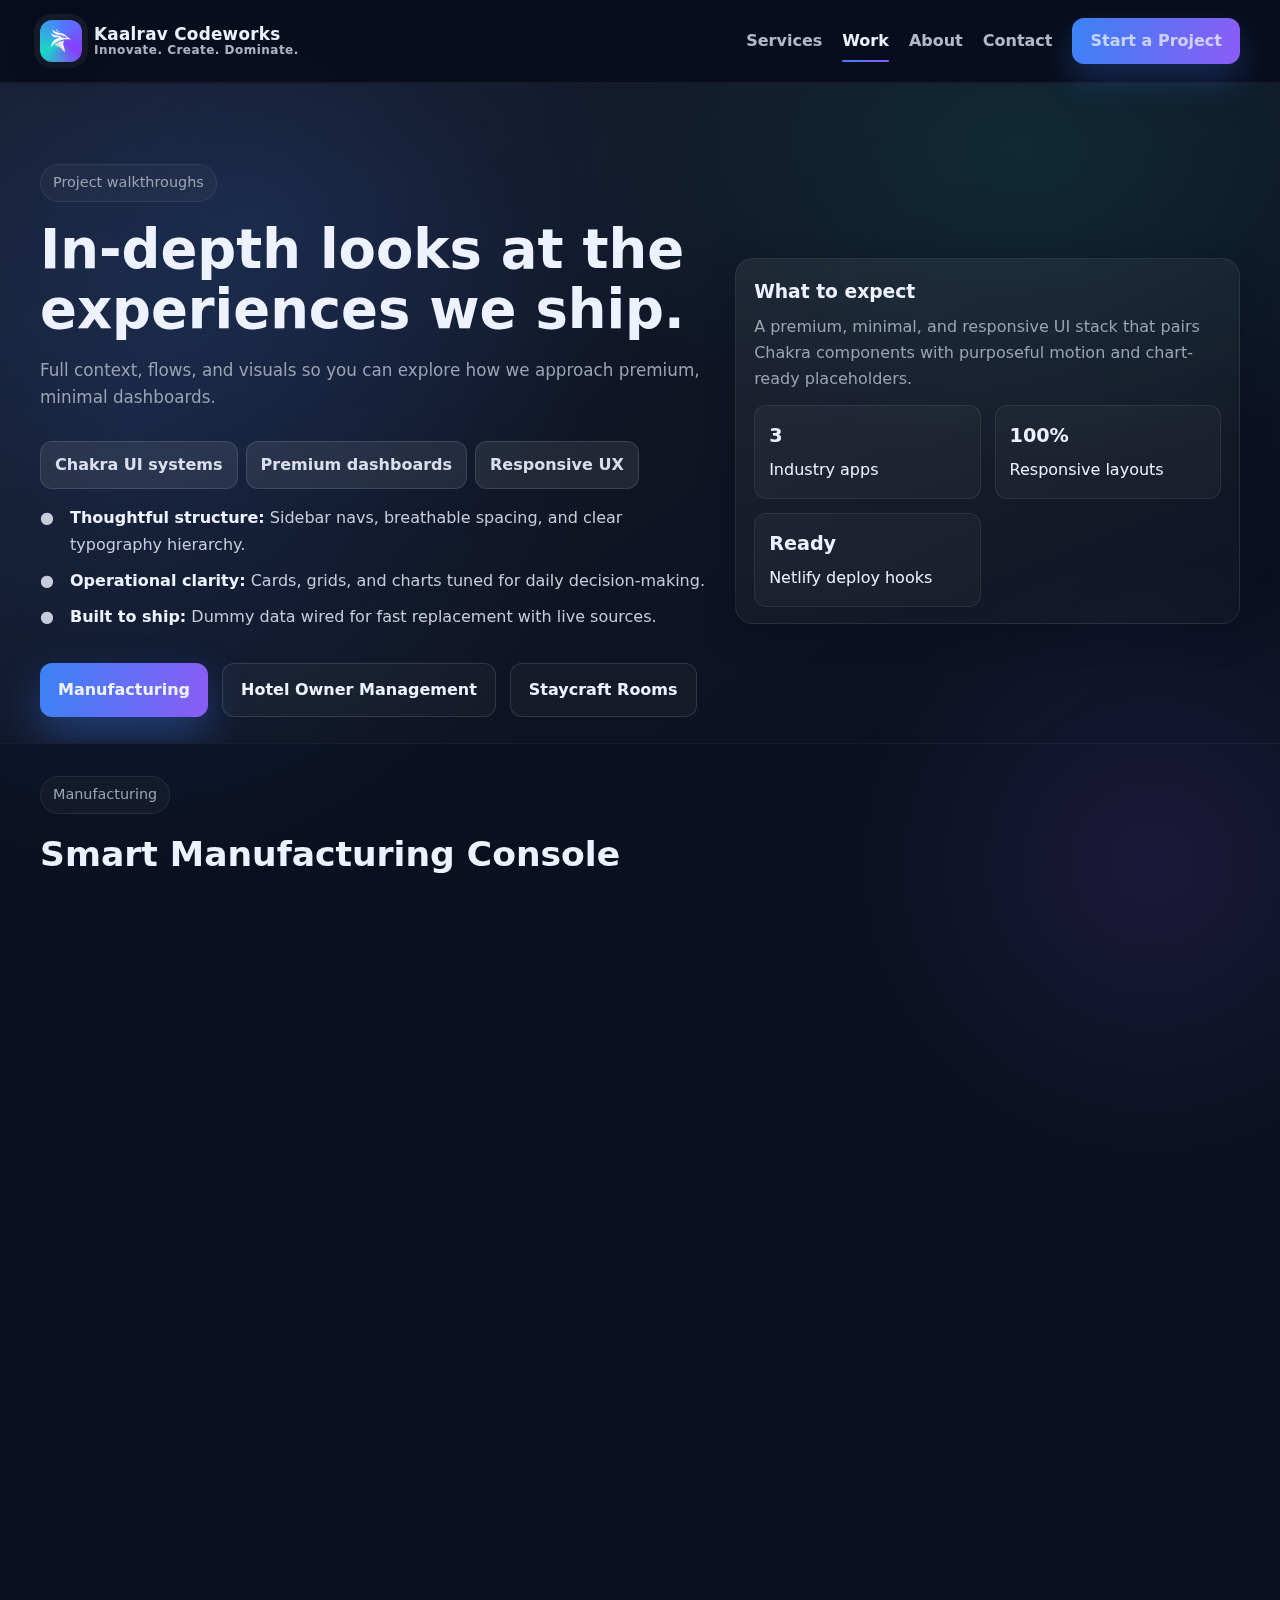
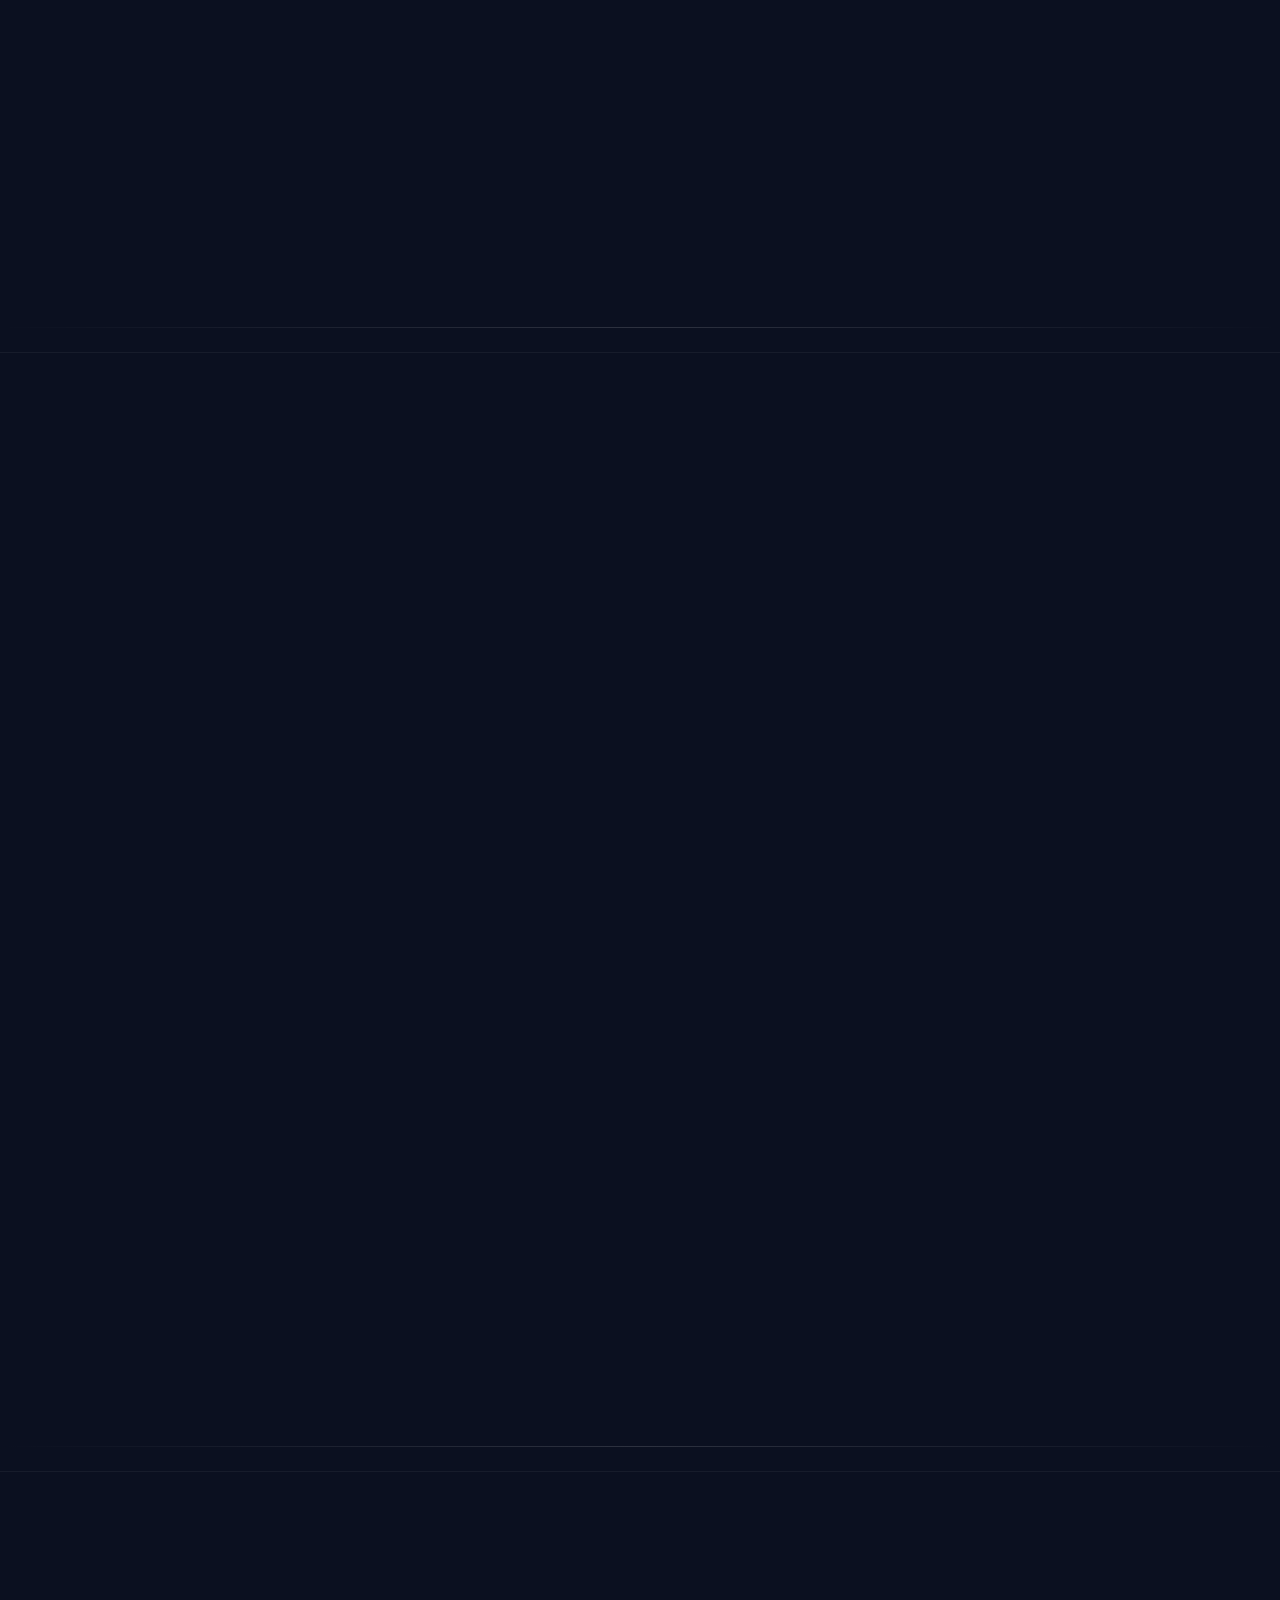
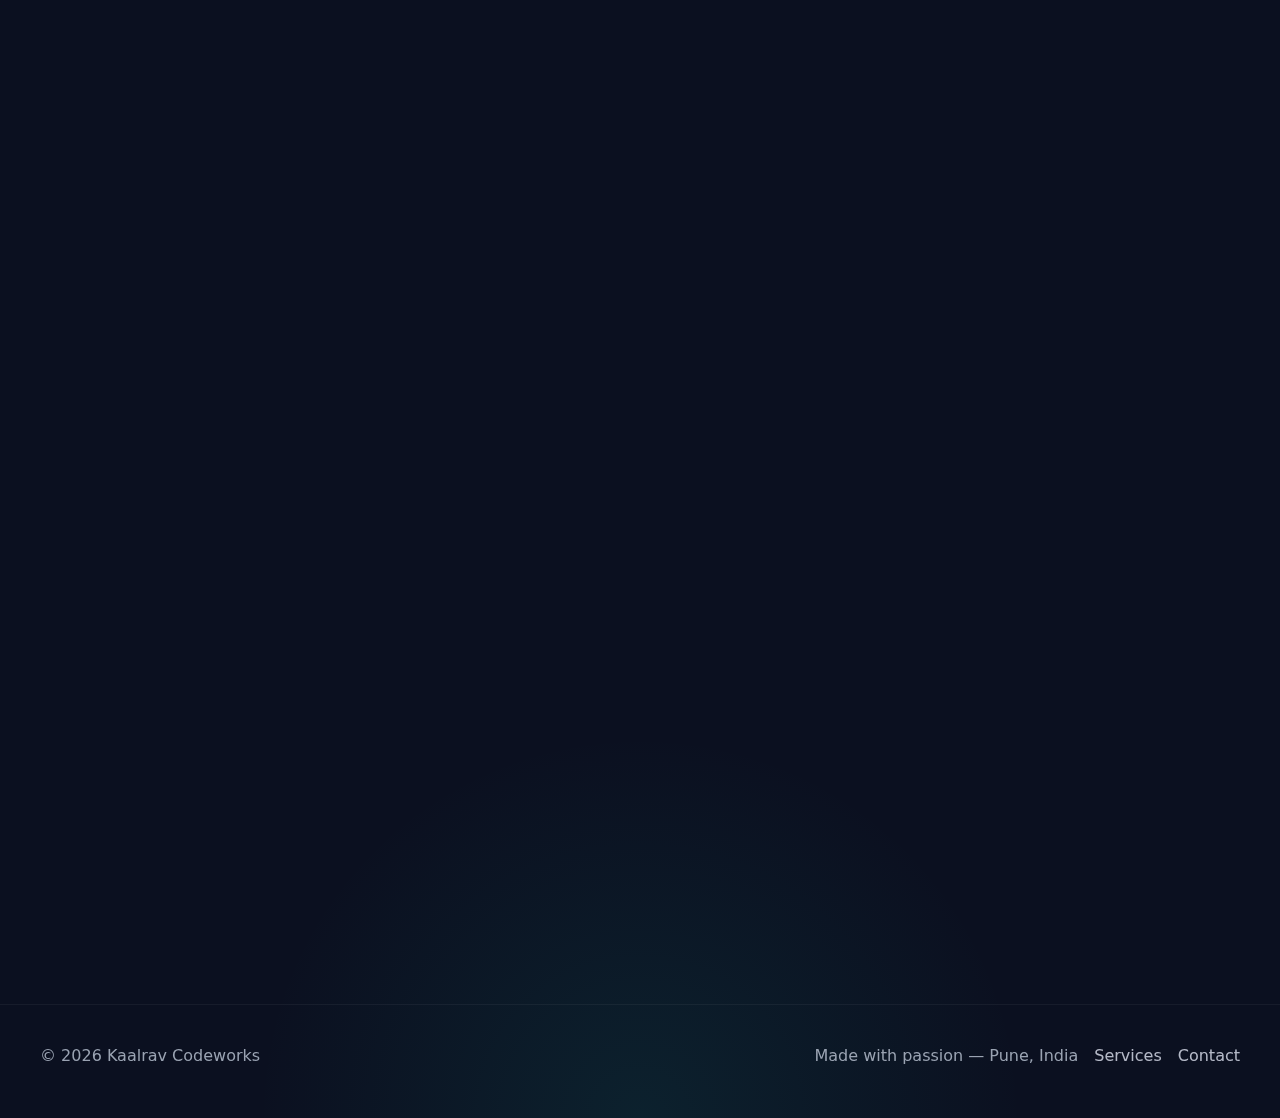
<file: project-details.html>
<!DOCTYPE html>
<html lang="en">
<head>
  <meta charset="UTF-8">
  <meta name="viewport" content="width=device-width, initial-scale=1">
  <meta name="description" content="Deep dives into Kaalrav Codeworks projects with visuals and live links.">
  <meta name="theme-color" content="#0b1020">
  <title>Project Details — Kaalrav Codeworks</title>
  <link rel="stylesheet" href="assets/styles/main.css">
</head>
<body data-page="project-details" id="top">
  <header class="site-header">
    <div class="container nav">
      <a class="brand" href="index.html#home">
        <span class="logo" aria-hidden="true">
          <img src="assets/images/brand/logo.png" alt="">
        </span>
        <span class="brand-text">
          <span class="brand-name">Kaalrav Codeworks</span>
          <span class="brand-tagline">Innovate. Create. Dominate.</span>
        </span>
      </a>

      <nav class="links" aria-label="Primary">
        <a href="services.html">Services</a>
        <a href="work.html" class="is-current" aria-current="page">Work</a>
        <a href="about.html">About</a>
        <a href="contact.html">Contact</a>
        <a class="cta" href="start-project.html">Start a Project</a>
      </nav>

      <button class="burger" type="button" aria-controls="mobileMenu" aria-expanded="false" aria-label="Toggle navigation" data-menu-toggle>
        <svg width="22" height="22" viewBox="0 0 24 24" fill="none" xmlns="http://www.w3.org/2000/svg"><path d="M4 6h16M4 12h16M4 18h16" stroke="white" stroke-width="2" stroke-linecap="round"/></svg>
      </button>
    </div>

    <nav class="mobile" id="mobileMenu" aria-label="Mobile">
      <div class="container mobile-inner">
        <a href="services.html">Services</a>
        <a href="work.html" class="is-current" aria-current="page">Work</a>
        <a href="about.html">About</a>
        <a href="contact.html">Contact</a>
        <a class="cta" href="start-project.html">Start a Project</a>
      </div>
    </nav>
  </header>

  <main id="mainContent" tabindex="-1">
    <section class="hero detail-hero">
      <div class="container detail-hero-grid">
        <div>
          <span class="eyebrow" data-reveal>Project walkthroughs</span>
          <h1 data-reveal style="--delay:.08s">In-depth looks at the experiences we ship.</h1>
          <p class="sub" data-reveal style="--delay:.14s">Full context, flows, and visuals so you can explore how we approach premium, minimal dashboards.</p>
          <div class="hero-badges" data-reveal style="--delay:.18s">
            <span class="badge">Chakra UI systems</span>
            <span class="badge">Premium dashboards</span>
            <span class="badge">Responsive UX</span>
          </div>
          <ul class="hero-notes" data-reveal style="--delay:.22s">
            <li><span>●</span><span><strong>Thoughtful structure:</strong> Sidebar navs, breathable spacing, and clear typography hierarchy.</span></li>
            <li><span>●</span><span><strong>Operational clarity:</strong> Cards, grids, and charts tuned for daily decision-making.</span></li>
            <li><span>●</span><span><strong>Built to ship:</strong> Dummy data wired for fast replacement with live sources.</span></li>
          </ul>
          <div class="hero-cta" data-reveal style="--delay:.28s">
            <a class="btn primary" href="#manufacturing">Manufacturing</a>
            <a class="btn ghost" href="#hotel-admin">Hotel Owner Management</a>
            <a class="btn ghost" href="#staycraft">Staycraft Rooms</a>
          </div>
        </div>
        <div class="detail-hero-panel" data-reveal style="--delay:.18s">
          <h3 style="margin:0 0 6px;">What to expect</h3>
          <p class="case-lede">A premium, minimal, and responsive UI stack that pairs Chakra components with purposeful motion and chart-ready placeholders.</p>
          <div class="stat-row" style="margin-top:12px;">
            <div class="stat-card">
              <strong>3</strong>
              <span>Industry apps</span>
            </div>
            <div class="stat-card">
              <strong>100%</strong>
              <span>Responsive layouts</span>
            </div>
            <div class="stat-card">
              <strong>Ready</strong>
              <span>Netlify deploy hooks</span>
            </div>
          </div>
        </div>
      </div>
    </section>

    <section class="project-section" id="manufacturing">
      <div class="container">
        <div class="section-head align-left">
          <span class="eyebrow" data-reveal>Manufacturing</span>
          <h2 class="section-title" data-reveal style="--delay:.06s">Smart Manufacturing Console</h2>
          <p class="section-sub" data-reveal style="--delay:.12s">Premium, minimal UI built with Chakra UI to keep production, machines, people, and inventory in one fast, legible view.</p>
        </div>
        <div class="detail-grid">
          <article class="detail-card" data-reveal>
            <div class="detail-meta">
              <span>Chakra UI</span>
              <span>React dashboard</span>
              <span>Responsive</span>
            </div>
            <h3>What we solved</h3>
            <p class="case-lede">Give ops leaders a clear, actionable snapshot of factory health without sacrificing speed or clarity.</p>
            <div class="stat-row">
              <div class="stat-card">
                <strong>4</strong>
                <span>Core panels (Prod, Workforce, Machines, Inventory)</span>
              </div>
              <div class="stat-card">
                <strong>Live-ready</strong>
                <span>Placeholder data slots for charts & KPIs</span>
              </div>
              <div class="stat-card">
                <strong>Chakra</strong>
                <span>Spacing + tokens for premium feel</span>
              </div>
            </div>
            <ul class="pill-list detail-list">
              <li>Production Overview: Today’s output, pending jobs, machine utilization, downtime hours.</li>
              <li>Workforce Management: Shifts, assignments, task status, and load distribution view.</li>
              <li>Machine Status Monitor: Running/Idle/Maintenance tags with current task and efficiency bar.</li>
              <li>Orders & Inventory: Ongoing orders, deadlines, and material stock readiness in a modern list layout.</li>
              <li>Analytics / Charts: Daily production, defect rate, and resource usage with placeholder data ready for live feeds.</li>
            </ul>
            <div class="detail-actions">
              <a class="btn primary" href="https://manufacturing-ops-hub.netlify.app" target="_blank" rel="noreferrer">View live</a>
              <a class="btn ghost" href="#top">Back to top</a>
            </div>
          </article>
          <article class="detail-card" data-reveal style="--delay:.06s">
            <div class="carousel" data-carousel data-interval="4800">
              <div class="carousel-track" data-carousel-track>
                <figure class="carousel-slide is-active">
                  <img src="assets/images/portfolio/manufacturing/manufacturing_img1.png" alt="Smart manufacturing dashboard showing production overview cards">
                </figure>
                <figure class="carousel-slide">
                  <img src="assets/images/portfolio/manufacturing/manufacturing_img2.png" alt="Workforce management view with shifts and assignments">
                </figure>
                <figure class="carousel-slide">
                  <img src="assets/images/portfolio/manufacturing/manufacturing_img3.png" alt="Machine status grid with live efficiency indicators">
                </figure>
                <figure class="carousel-slide">
                  <img src="assets/images/portfolio/manufacturing/manufacturing_img4.png" alt="Orders and inventory status with analytics charts">
                </figure>
              </div>
              <button class="carousel-control prev" type="button" aria-label="Previous manufacturing screen" data-carousel-prev>
                &larr;
              </button>
              <button class="carousel-control next" type="button" aria-label="Next manufacturing screen" data-carousel-next>
                &rarr;
              </button>
              <div class="carousel-dots" data-carousel-dots></div>
            </div>
          </article>
        </div>
      </div>
    </section>

    <div class="section-divider"></div>

    <section class="project-section" id="hotel-admin">
      <div class="container">
        <div class="section-head align-left">
          <span class="eyebrow" data-reveal>Hotel Owner Management</span>
          <h2 class="section-title" data-reveal style="--delay:.06s">Hotel Admin Suite</h2>
          <p class="section-sub" data-reveal style="--delay:.12s">Admin dashboard for hotel owners to manage multiple properties, rooms, and operational tasks from one calm control center.</p>
        </div>
        <div class="detail-grid">
          <article class="detail-card" data-reveal>
            <div class="detail-meta">
              <span>React + Chakra UI</span>
              <span>Role-based access</span>
              <span>Portfolio view</span>
            </div>
            <h3>What we solved</h3>
            <p class="case-lede">Centralize hotel operations with clear property health, room controls, and staff workflows.</p>
            <div class="stat-row">
              <div class="stat-card">
                <strong>Multi-hotel</strong>
                <span>Portfolio dashboard & occupancy insights</span>
              </div>
              <div class="stat-card">
                <strong>Ops-ready</strong>
                <span>Housekeeping + maintenance routing</span>
              </div>
              <div class="stat-card">
                <strong>RBAC</strong>
                <span>Role-based access with activity trail</span>
              </div>
            </div>
            <ul class="pill-list detail-list">
              <li>Portfolio dashboard: Status of multiple hotels at a glance with occupancy insights.</li>
              <li>Room & rate control: Manage inventory, pricing, and availability quickly.</li>
              <li>Housekeeping & maintenance: Task routing, status, and escalations.</li>
              <li>Access & auditability: Role-based permissions with activity history.</li>
            </ul>
            <div class="detail-actions">
              <a class="btn primary" href="https://your-netlify-hotel-admin-link.com" target="_blank" rel="noreferrer">View live</a>
              <a class="btn ghost" href="#top">Back to top</a>
            </div>
          </article>
          <article class="detail-card" data-reveal style="--delay:.06s">
            <div class="carousel" data-carousel data-interval="5200">
              <div class="carousel-track" data-carousel-track>
                <figure class="carousel-slide is-active">
                  <img src="assets/images/portfolio/hotel-admin/hotel_admin_intro.png" alt="Hotel admin dashboard overview">
                </figure>
              </div>
              <div class="carousel-dots" data-carousel-dots></div>
            </div>
          </article>
        </div>
      </div>
    </section>

    <div class="section-divider"></div>

    <section class="project-section" id="staycraft">
      <div class="container">
        <div class="section-head align-left">
          <span class="eyebrow" data-reveal>Staycraft</span>
          <h2 class="section-title" data-reveal style="--delay:.06s">Staycraft Room Rentals</h2>
          <p class="section-sub" data-reveal style="--delay:.12s">Guest-first room rental app that blends immersive galleries, amenity clarity, and fast booking for every property.</p>
        </div>
        <div class="detail-grid">
          <article class="detail-card" data-reveal>
            <div class="detail-meta">
              <span>React + Next.js</span>
              <span>Booking UX</span>
              <span>Mobile-first</span>
            </div>
            <h3>What we solved</h3>
            <p class="case-lede">Help guests discover the right room faster with confident visuals, live availability, and a streamlined checkout.</p>
            <div class="stat-row">
              <div class="stat-card">
                <strong>4-step</strong>
                <span>Search → Select → Details → Pay flow</span>
              </div>
              <div class="stat-card">
                <strong>360°</strong>
                <span>Room media: hero, gallery, and amenity callouts</span>
              </div>
              <div class="stat-card">
                <strong>Ops-ready</strong>
                <span>Inventory, pricing, and add-ons placeholders</span>
              </div>
            </div>
            <ul class="pill-list detail-list">
              <li>Property discovery with curated hero banners and high-intent CTAs.</li>
              <li>Room detail pages showing gallery, amenities, policies, and availability.</li>
              <li>Booking wizard with guest info, date selection, and payment summary.</li>
              <li>Trust layer with reviews, ratings, and clear inclusions/exclusions.</li>
              <li>Host tools ready for live data: occupancy, pricing, and upsell add-ons.</li>
            </ul>
            <div class="detail-actions">
              <a class="btn primary" href="contact.html">Request a demo</a>
              <a class="btn ghost" href="#top">Back to top</a>
            </div>
          </article>
          <article class="detail-card" data-reveal style="--delay:.06s">
            <div class="carousel" data-carousel data-interval="5000">
              <div class="carousel-track" data-carousel-track>
                <figure class="carousel-slide is-active">
                  <img src="assets/images/portfolio/staycraft/room-1.png" alt="Staycraft home screen featuring featured rooms">
                </figure>
                <figure class="carousel-slide">
                  <img src="assets/images/portfolio/staycraft/room-2.png" alt="Room listing grid showing pricing and availability">
                </figure>
                <figure class="carousel-slide">
                  <img src="assets/images/portfolio/staycraft/room-3.png" alt="Room details page with amenities and gallery">
                </figure>
                <figure class="carousel-slide">
                  <img src="assets/images/portfolio/staycraft/room-4.png" alt="Booking checkout screen summarizing stay details">
                </figure>
              </div>
              <button class="carousel-control prev" type="button" aria-label="Previous Staycraft screen" data-carousel-prev>
                &larr;
              </button>
              <button class="carousel-control next" type="button" aria-label="Next Staycraft screen" data-carousel-next>
                &rarr;
              </button>
              <div class="carousel-dots" data-carousel-dots></div>
            </div>
          </article>
        </div>
      </div>
    </section>
  </main>

  <footer class="site-footer">
    <div class="container footer-inner">
      <div>© <span id="year"></span> Kaalrav Codeworks</div>
      <div class="footer-links">
        <span>Made with passion — Pune, India</span>
        <a href="services.html">Services</a>
        <a href="contact.html">Contact</a>
      </div>
    </div>
  </footer>

  <script src="assets/scripts/main.js" defer></script>
</body>
</html>
</file>
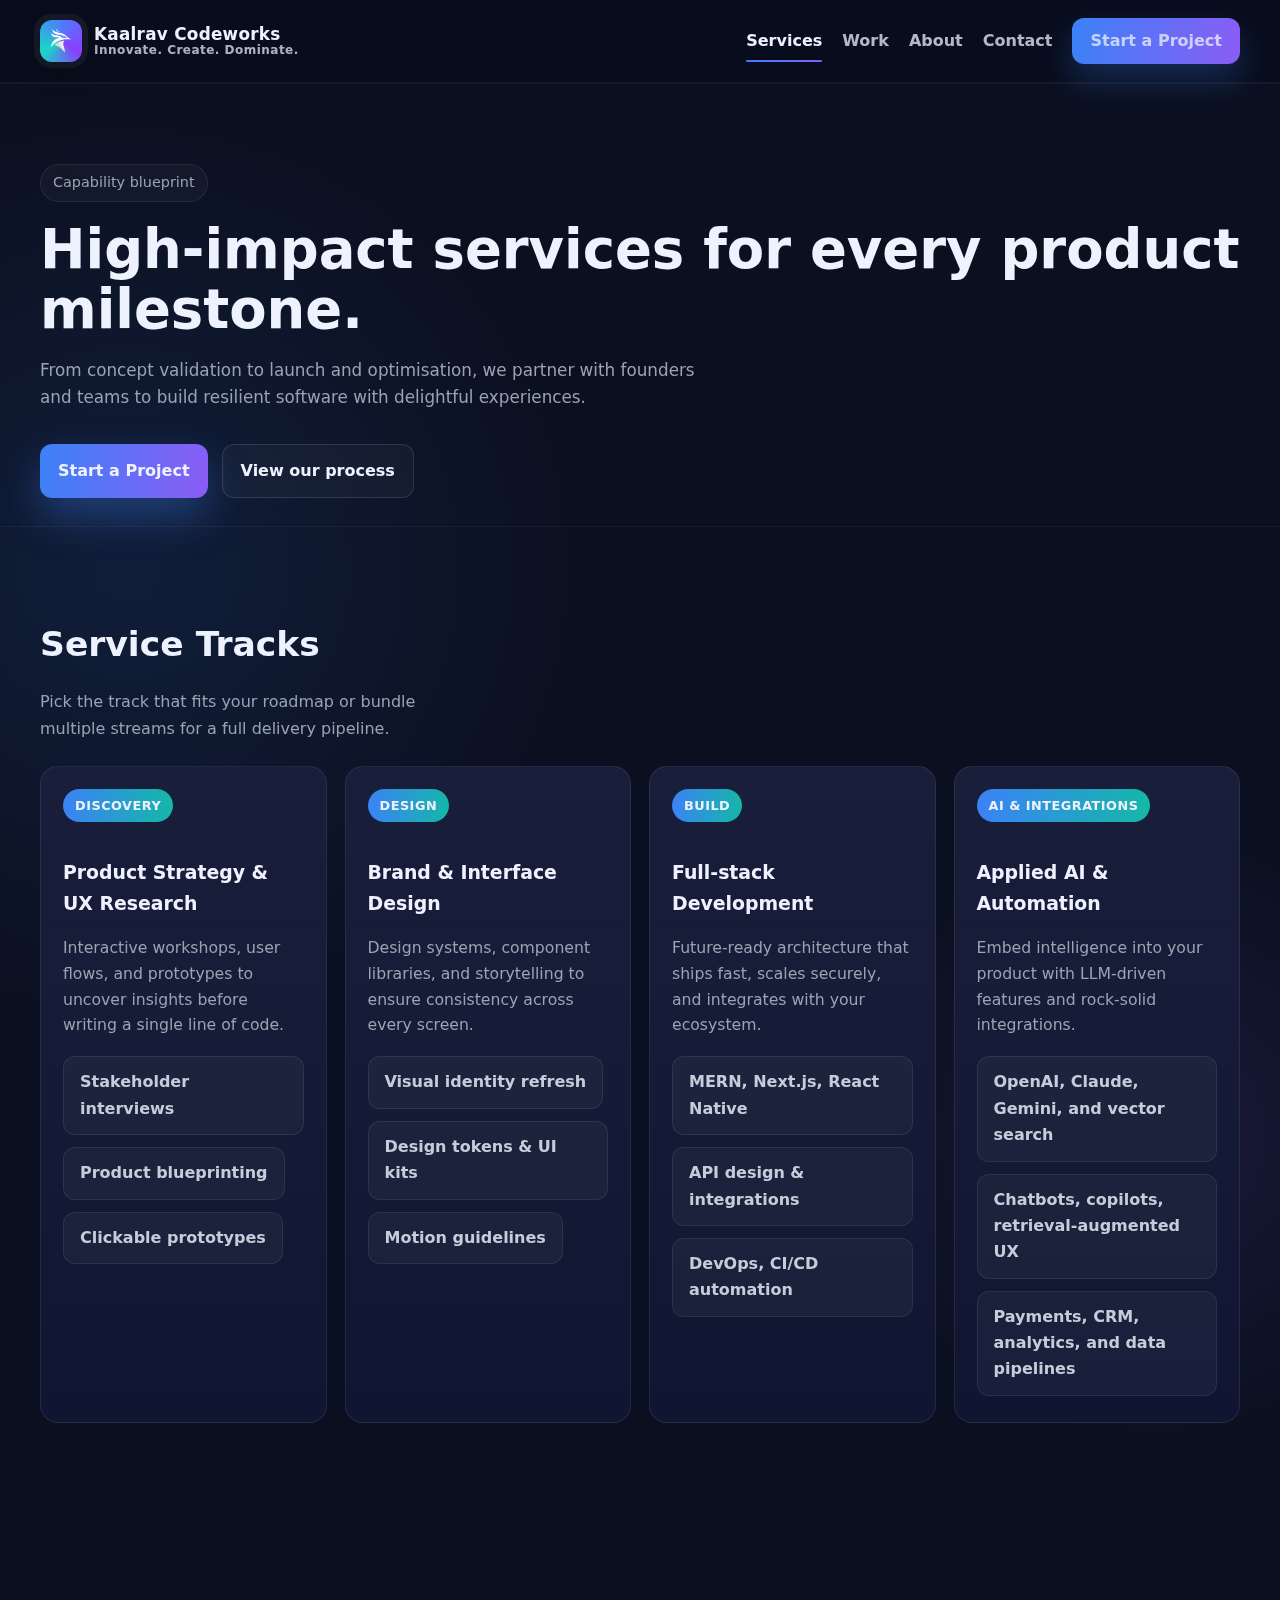
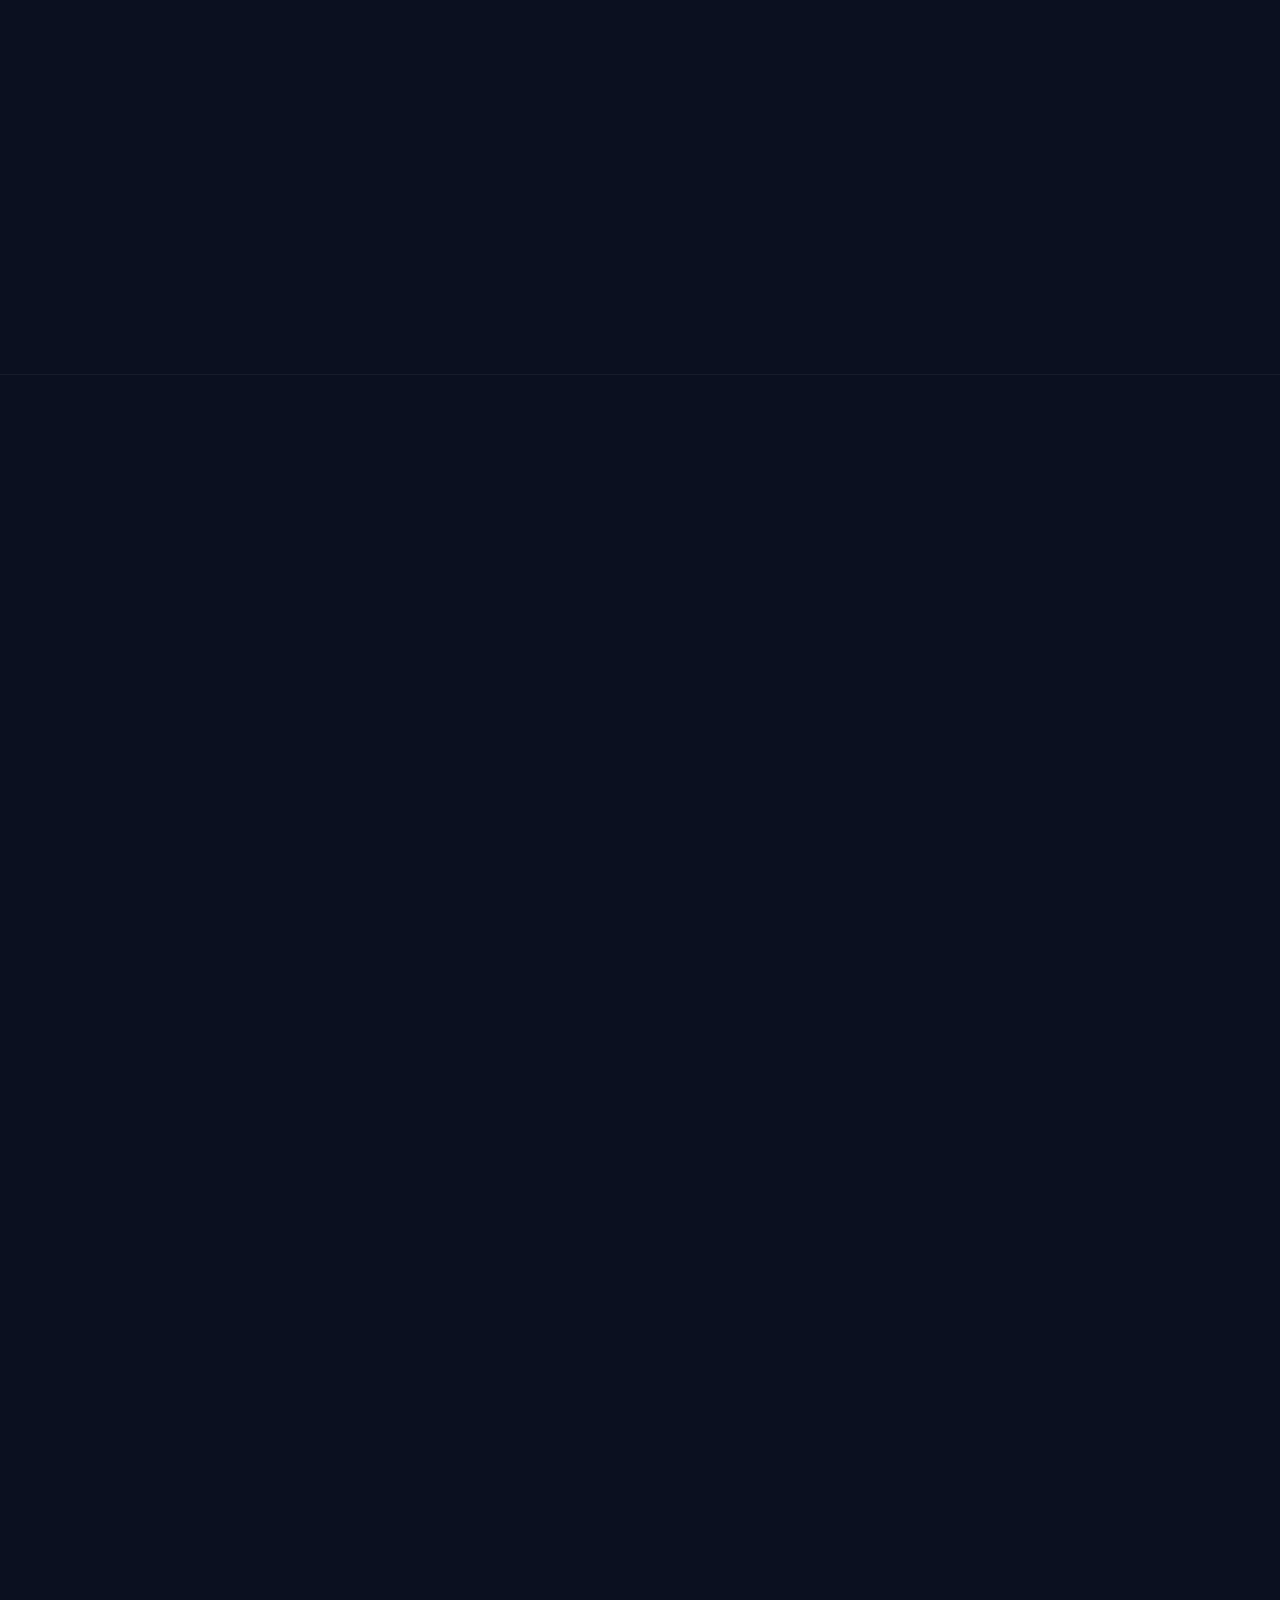
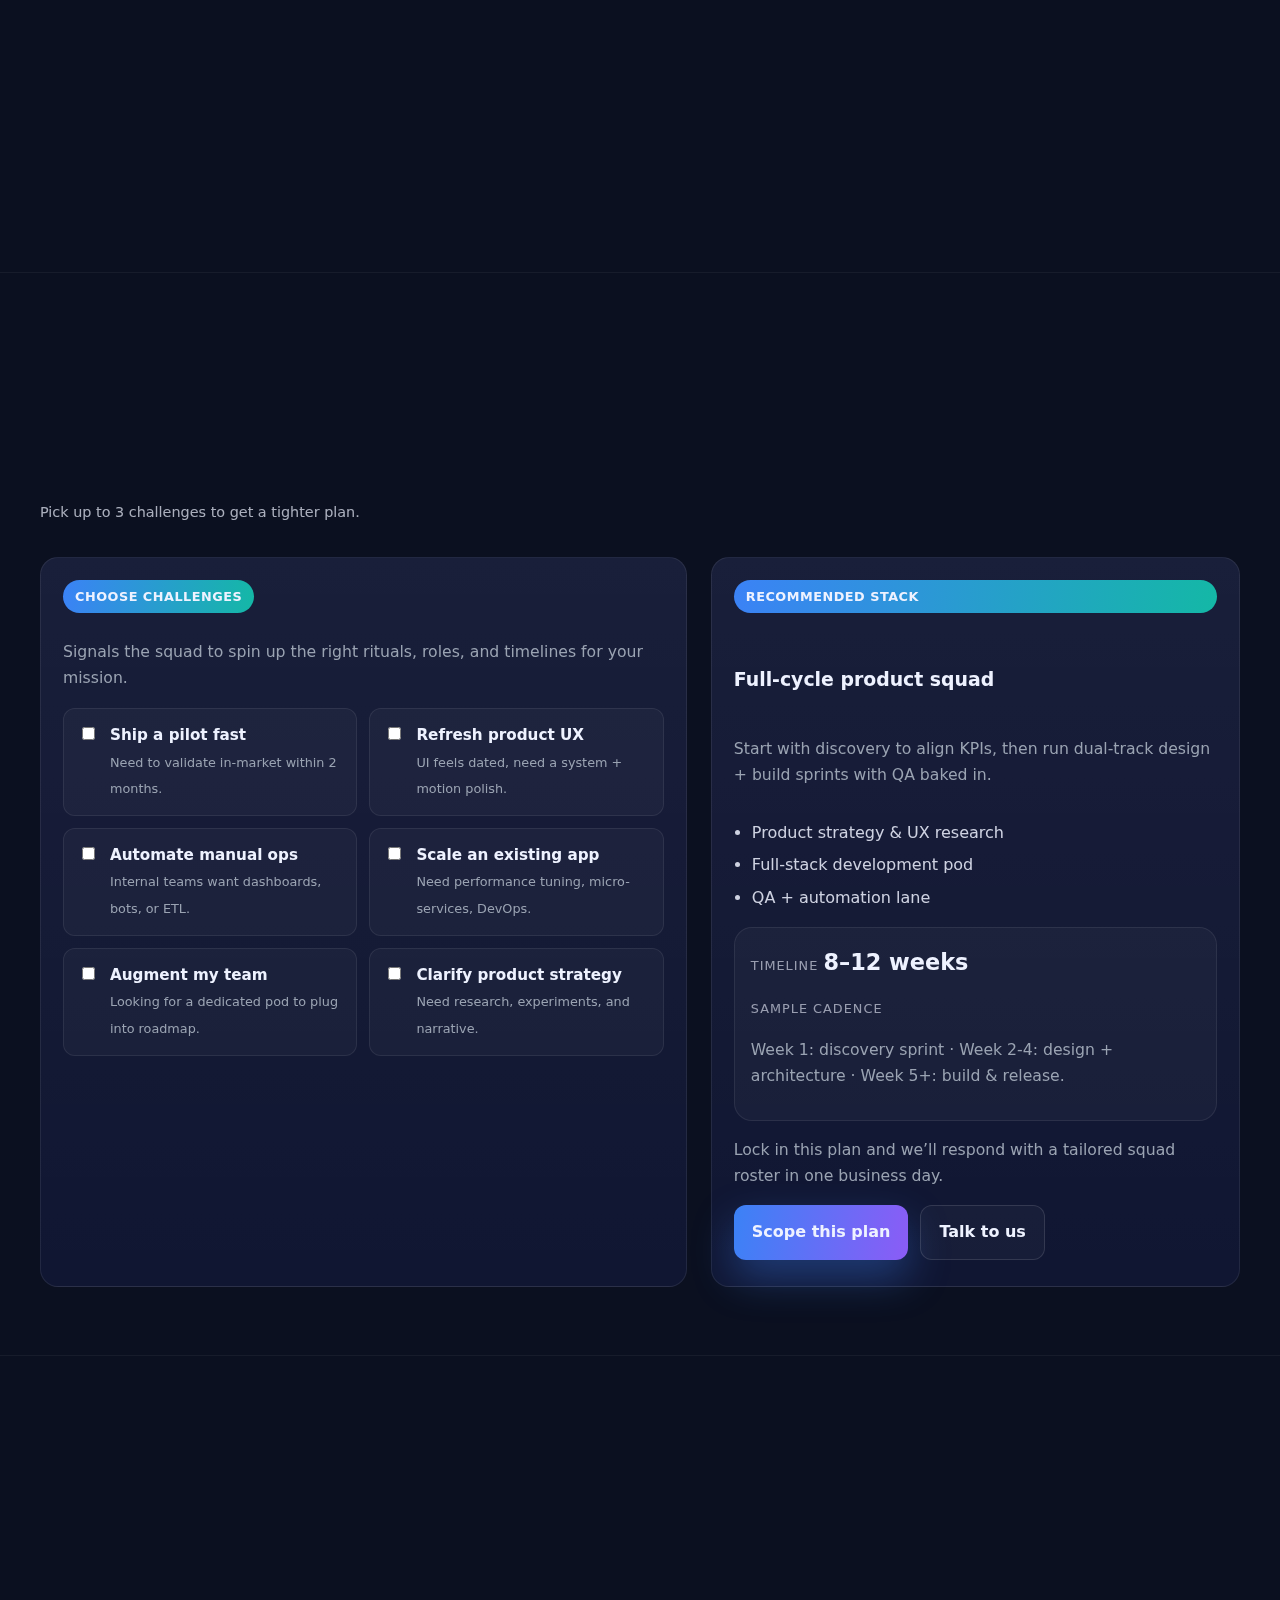
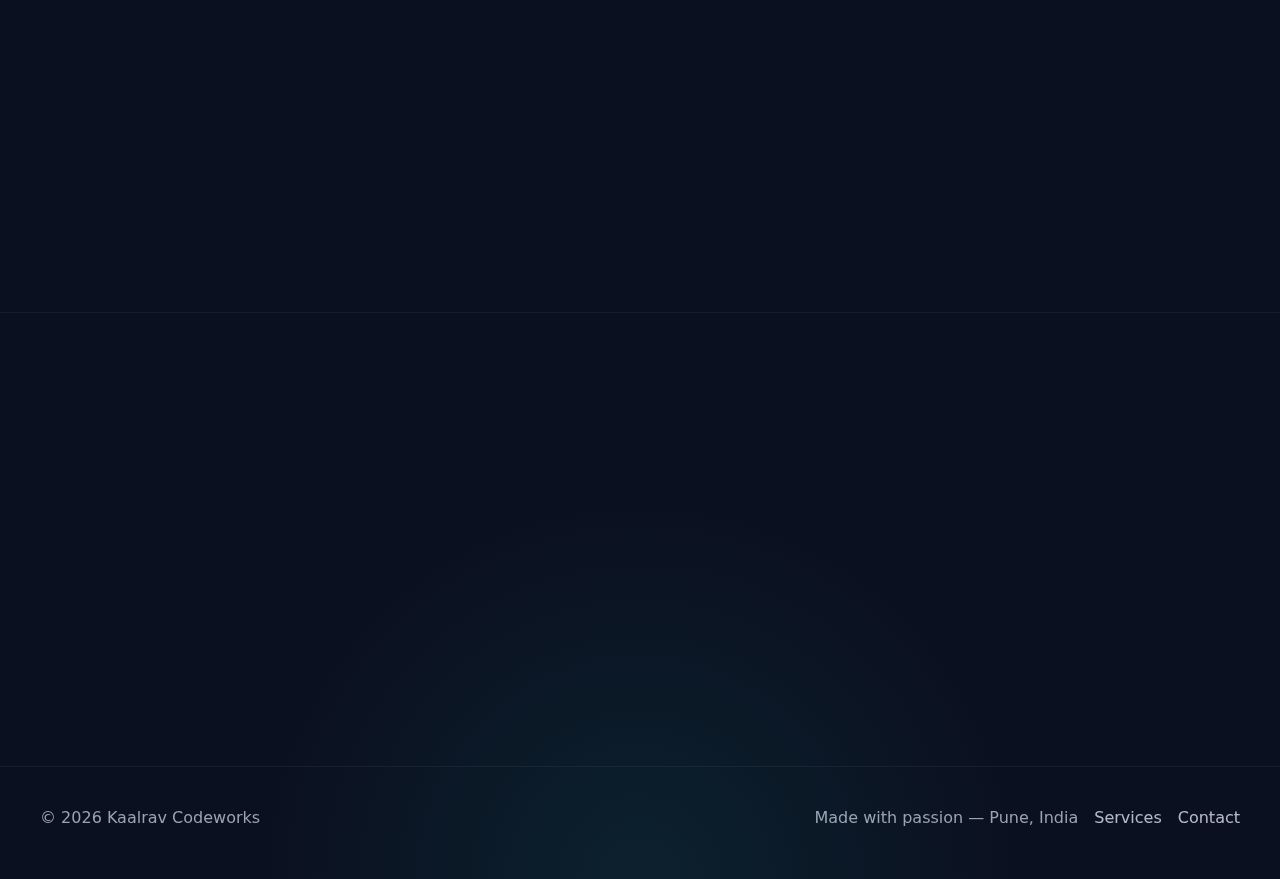
<file: services.html>
<!DOCTYPE html>
<html lang="en">
<head>
  <meta charset="UTF-8">
  <meta name="viewport" content="width=device-width, initial-scale=1">
  <meta name="description" content="Explore Kaalrav Codeworks services: MERN app development, mobile app development, AI integrations, and full-stack engineering from strategy to launch.">
  <meta name="keywords" content="MERN development, mobile app development, AI integrations, AI development, full-stack agency, React Native, Flutter, Node.js, API development">
  <meta name="theme-color" content="#0b1020">
  <title>Services — Kaalrav Codeworks</title>
  <link rel="stylesheet" href="assets/styles/main.css">
</head>
<body data-page="services">
  <header class="site-header">
    <div class="container nav">
      <a class="brand" href="index.html#home">
        <span class="logo" aria-hidden="true">
          <img src="assets/images/brand/logo.png" alt="">
        </span>
        <span class="brand-text">
          <span class="brand-name">Kaalrav Codeworks</span>
          <span class="brand-tagline">Innovate. Create. Dominate.</span>
        </span>
      </a>

      <nav class="links" aria-label="Primary">
        <a href="services.html" class="is-current" aria-current="page">Services</a>
        <a href="work.html">Work</a>
        <a href="about.html">About</a>
        <a href="contact.html">Contact</a>
        <a class="cta" href="start-project.html">Start a Project</a>
      </nav>

      <button class="burger" type="button" aria-controls="mobileMenu" aria-expanded="false" aria-label="Toggle navigation" data-menu-toggle>
        <svg width="22" height="22" viewBox="0 0 24 24" fill="none" xmlns="http://www.w3.org/2000/svg"><path d="M4 6h16M4 12h16M4 18h16" stroke="white" stroke-width="2" stroke-linecap="round"/></svg>
      </button>
    </div>

    <nav class="mobile" id="mobileMenu" aria-label="Mobile">
      <div class="container mobile-inner">
        <a href="services.html" class="is-current" aria-current="page">Services</a>
        <a href="work.html">Work</a>
        <a href="about.html">About</a>
        <a href="contact.html">Contact</a>
        <a class="cta" href="start-project.html">Start a Project</a>
      </div>
    </nav>
  </header>

  <main id="mainContent" tabindex="-1">
    <section class="hero">
      <div class="container">
        <span class="eyebrow" data-reveal>Capability blueprint</span>
        <h1 data-reveal style="--delay:.08s">High-impact services for every product milestone.</h1>
        <p class="sub" data-reveal style="--delay:.14s">From concept validation to launch and optimisation, we partner with founders and teams to build resilient software with delightful experiences.</p>
        <div class="hero-cta" data-reveal style="--delay:.2s">
          <a class="btn primary" href="start-project.html">Start a Project</a>
          <a class="btn ghost" href="#process">View our process</a>
        </div>
      </div>
    </section>

    <section>
      <div class="container">
        <h2 class="section-title" data-reveal>Service Tracks</h2>
        <p class="section-sub" data-reveal style="--delay:.06s">Pick the track that fits your roadmap or bundle multiple streams for a full delivery pipeline.</p>
        <div class="grid services-grid">
          <article class="card" data-reveal>
            <span class="chip">Discovery</span>
            <h3>Product Strategy &amp; UX Research</h3>
            <p>Interactive workshops, user flows, and prototypes to uncover insights before writing a single line of code.</p>
            <ul class="pill-list">
              <li>Stakeholder interviews</li>
              <li>Product blueprinting</li>
              <li>Clickable prototypes</li>
            </ul>
          </article>
          <article class="card" data-reveal style="--delay:.06s">
            <span class="chip">Design</span>
            <h3>Brand &amp; Interface Design</h3>
            <p>Design systems, component libraries, and storytelling to ensure consistency across every screen.</p>
            <ul class="pill-list">
              <li>Visual identity refresh</li>
              <li>Design tokens &amp; UI kits</li>
              <li>Motion guidelines</li>
            </ul>
          </article>
          <article class="card" data-reveal style="--delay:.12s">
            <span class="chip">Build</span>
            <h3>Full-stack Development</h3>
            <p>Future-ready architecture that ships fast, scales securely, and integrates with your ecosystem.</p>
            <ul class="pill-list">
              <li>MERN, Next.js, React Native</li>
              <li>API design &amp; integrations</li>
              <li>DevOps, CI/CD automation</li>
            </ul>
          </article>
          <article class="card" data-reveal style="--delay:.18s">
            <span class="chip">AI &amp; Integrations</span>
            <h3>Applied AI &amp; Automation</h3>
            <p>Embed intelligence into your product with LLM-driven features and rock-solid integrations.</p>
            <ul class="pill-list">
              <li>OpenAI, Claude, Gemini, and vector search</li>
              <li>Chatbots, copilots, retrieval-augmented UX</li>
              <li>Payments, CRM, analytics, and data pipelines</li>
            </ul>
          </article>
          <article class="card" data-reveal style="--delay:.18s">
            <span class="chip">Growth</span>
            <h3>Optimisation &amp; Support</h3>
            <p>Continuous improvements with observability, A/B testing, and proactive maintenance.</p>
            <ul class="pill-list">
              <li>Performance audits</li>
              <li>Automation &amp; tooling</li>
              <li>Team enablement</li>
            </ul>
          </article>
        </div>
      </div>
    </section>

    <section id="development">
      <div class="container">
        <div class="section-head align-left">
          <span class="eyebrow" data-reveal>Software development</span>
          <h2 class="section-title" data-reveal style="--delay:.04s">Build-ready capabilities</h2>
          <p class="section-sub" data-reveal style="--delay:.08s">Everything a modern software team needs — from front-end craft to back-end resilience, DevOps, QA, and data integrations.</p>
        </div>
        <div class="grid" style="grid-template-columns: repeat(auto-fit, minmax(260px, 1fr));">
          <article class="card" data-reveal>
            <span class="chip">Frontend</span>
            <h3>Interface &amp; Web Engineering</h3>
            <p>Accessible, performant web experiences that pair clean UX with reliable delivery.</p>
            <ul class="pill-list">
              <li>Next.js / React SPA &amp; SSR</li>
              <li>Design system integration</li>
              <li>Performance + accessibility budgets</li>
            </ul>
          </article>
          <article class="card" data-reveal style="--delay:.06s">
            <span class="chip">Backend</span>
            <h3>APIs &amp; Platform</h3>
            <p>Secure, scalable foundations with clear contracts and observability built-in.</p>
            <ul class="pill-list">
              <li>REST / GraphQL microservices</li>
              <li>Auth, RBAC, rate limiting</li>
              <li>Caching, queues, background jobs</li>
            </ul>
          </article>
          <article class="card" data-reveal style="--delay:.12s">
            <span class="chip">Mobile</span>
            <h3>Native-feel Experiences</h3>
            <p>Cross-platform apps that stay fast with offline-first patterns and telemetry.</p>
            <ul class="pill-list">
              <li>React Native &amp; Flutter builds</li>
              <li>Push, deep links, app store ops</li>
              <li>Crash + analytics pipelines</li>
            </ul>
          </article>
          <article class="card" data-reveal style="--delay:.15s">
            <span class="chip">AI &amp; Integrations</span>
            <h3>LLM &amp; Platform Integrations</h3>
            <p>AI-assisted workflows and integrations that connect your product to the tools your teams already use.</p>
            <ul class="pill-list">
              <li>Chatbots, copilots, and semantic search</li>
              <li>RAG pipelines with vector databases</li>
              <li>CRM, billing, analytics, and data warehousing</li>
            </ul>
          </article>
          <article class="card" data-reveal style="--delay:.18s">
            <span class="chip">DevOps</span>
            <h3>Cloud, CI/CD, Reliability</h3>
            <p>Infrastructure-as-code and delivery pipelines that keep shipping safe and fast.</p>
            <ul class="pill-list">
              <li>AWS, Vercel, Docker, Kubernetes</li>
              <li>GitHub Actions / CI pipelines</li>
              <li>Infra as code &amp; cost controls</li>
            </ul>
          </article>
          <article class="card" data-reveal style="--delay:.24s">
            <span class="chip">Quality</span>
            <h3>QA &amp; Reliability Engineering</h3>
            <p>Confidence from automated coverage, load testing, and real-time monitoring.</p>
            <ul class="pill-list">
              <li>Unit, integration, E2E suites</li>
              <li>Contract tests for APIs</li>
              <li>Load tests + synthetic monitors</li>
            </ul>
          </article>
          <article class="card" data-reveal style="--delay:.3s">
            <span class="chip">Data</span>
            <h3>Data &amp; Integrations</h3>
            <p>Turn product signals into insight with trusted pipelines and integrations.</p>
            <ul class="pill-list">
              <li>ETL jobs, db migrations, warehousing</li>
              <li>Product analytics + dashboards</li>
              <li>Payments, CRM, chat ops hooks</li>
            </ul>
          </article>
        </div>
      </div>
    </section>

    <section id="capabilityPlanner" class="planner-section">
      <div class="container">
        <div class="section-head align-left">
          <div>
            <span class="eyebrow" data-reveal>Match roadmap to services</span>
            <h2 class="section-title" data-reveal style="--delay:.04s">Capability planner</h2>
            <p class="section-sub" data-reveal style="--delay:.08s">Check the challenges you’re facing and we’ll suggest a curated stack, sample timeline, and delivery pod.</p>
          </div>
          <div class="planner-selected" data-planner-selected>Pick up to 3 challenges to get a tighter plan.</div>
        </div>
        <div class="planner-grid" data-planner>
          <div class="card planner-inputs" data-planner-inputs>
            <div class="planner-input-head">
              <span class="chip">Choose challenges</span>
              <p>Signals the squad to spin up the right rituals, roles, and timelines for your mission.</p>
            </div>
            <div class="planner-options">
              <label class="planner-option" data-planner-option="fast-launch">
                <input type="checkbox" value="fast-launch" />
                <span>
                  <strong>Ship a pilot fast</strong>
                  <small>Need to validate in-market within 2 months.</small>
                </span>
              </label>
              <label class="planner-option" data-planner-option="design-refresh">
                <input type="checkbox" value="design-refresh" />
                <span>
                  <strong>Refresh product UX</strong>
                  <small>UI feels dated, need a system + motion polish.</small>
                </span>
              </label>
              <label class="planner-option" data-planner-option="automation">
                <input type="checkbox" value="automation" />
                <span>
                  <strong>Automate manual ops</strong>
                  <small>Internal teams want dashboards, bots, or ETL.</small>
                </span>
              </label>
              <label class="planner-option" data-planner-option="scale">
                <input type="checkbox" value="scale" />
                <span>
                  <strong>Scale an existing app</strong>
                  <small>Need performance tuning, micro-services, DevOps.</small>
                </span>
              </label>
              <label class="planner-option" data-planner-option="product-team">
                <input type="checkbox" value="product-team" />
                <span>
                  <strong>Augment my team</strong>
                  <small>Looking for a dedicated pod to plug into roadmap.</small>
                </span>
              </label>
              <label class="planner-option" data-planner-option="strategy">
                <input type="checkbox" value="strategy" />
                <span>
                  <strong>Clarify product strategy</strong>
                  <small>Need research, experiments, and narrative.</small>
                </span>
              </label>
            </div>
          </div>
          <div class="card planner-results" data-planner-results>
            <span class="chip">Recommended stack</span>
            <h3 data-planner-title>Full-cycle product squad</h3>
            <p class="planner-result-desc" data-planner-description>Start with discovery to align KPIs, then run dual-track design + build sprints with QA and automation baked in.</p>
            <ul class="planner-services" data-planner-services>
              <li>Product strategy &amp; UX research</li>
              <li>Full-stack development pod</li>
              <li>QA + automation lane</li>
            </ul>
            <div class="planner-timeline">
              <div>
                <span class="label">Timeline</span>
                <strong data-planner-timeline>8–12 weeks</strong>
              </div>
              <div>
                <span class="label">Sample cadence</span>
                <p data-planner-plan>Week 1: discovery sprint · Week 2-4: design + architecture · Week 5+: build + release.</p>
              </div>
            </div>
            <p class="planner-note" data-planner-note>Lock in this plan and we’ll respond with a tailored squad roster in one business day.</p>
            <div class="planner-cta">
              <a class="btn primary" href="start-project.html">Scope this plan</a>
              <a class="btn ghost" href="contact.html">Talk to us</a>
            </div>
          </div>
        </div>
      </div>
    </section>

    <section id="process">
      <div class="container">
        <h2 class="section-title" data-reveal>How we work</h2>
        <p class="section-sub" data-reveal style="--delay:.06s">Transparent collaboration with craft, speed, and measurable outcomes.</p>
        <div class="grid" style="grid-template-columns: repeat(auto-fit, minmax(260px, 1fr));">
          <article class="card" data-reveal>
            <span class="chip">01</span>
            <h3>Discover</h3>
            <p>Align on product vision, success metrics, and user archetypes with a sprint-style kick-off.</p>
          </article>
          <article class="card" data-reveal style="--delay:.06s">
            <span class="chip">02</span>
            <h3>Design</h3>
            <p>Translate insights into flows, wireframes, and high-fidelity UI grounded in your brand.</p>
          </article>
          <article class="card" data-reveal style="--delay:.12s">
            <span class="chip">03</span>
            <h3>Build</h3>
            <p>Ship features in iterative releases with automated testing, code reviews, and observability.</p>
          </article>
          <article class="card" data-reveal style="--delay:.18s">
            <span class="chip">04</span>
            <h3>Launch &amp; Scale</h3>
            <p>Deploy with confidence, measure impact, and keep iterating with insights and experiments.</p>
          </article>
        </div>
      </div>
    </section>

    <section>
      <div class="container">
        <h2 class="section-title" data-reveal>Tooling &amp; Platforms</h2>
        <p class="section-sub" data-reveal style="--delay:.06s">Modern, battle-tested stack selections tailored to your use case.</p>
        <div class="badges" data-reveal style="--delay:.12s">
          <span class="badge">React &amp; Next.js</span>
          <span class="badge">Node.js &amp; Express</span>
          <span class="badge">MongoDB &amp; PostgreSQL</span>
          <span class="badge">Python &amp; FastAPI</span>
          <span class="badge">Flutter</span>
          <span class="badge">LLM APIs (OpenAI, Claude, Gemini)</span>
          <span class="badge">Vector DBs (Pinecone, Weaviate)</span>
          <span class="badge">AWS, Vercel, Netlify</span>
          <span class="badge">Docker &amp; Kubernetes</span>
          <span class="badge">GitHub</span>
          <span class="badge">GitHub Actions</span>
          <span class="badge">Chakra UI</span>
          <span class="badge">Figma &amp; Storybook</span>
        </div>
      </div>
    </section>
  </main>

  <footer class="site-footer">
    <div class="container footer-inner">
      <div>© <span id="year"></span> Kaalrav Codeworks</div>
      <div class="footer-links">
        <span>Made with passion — Pune, India</span>
        <a href="services.html" aria-current="page">Services</a>
        <a href="contact.html">Contact</a>
      </div>
    </div>
  </footer>

  <script src="assets/scripts/main.js" defer></script>
</body>
</html>
</file>
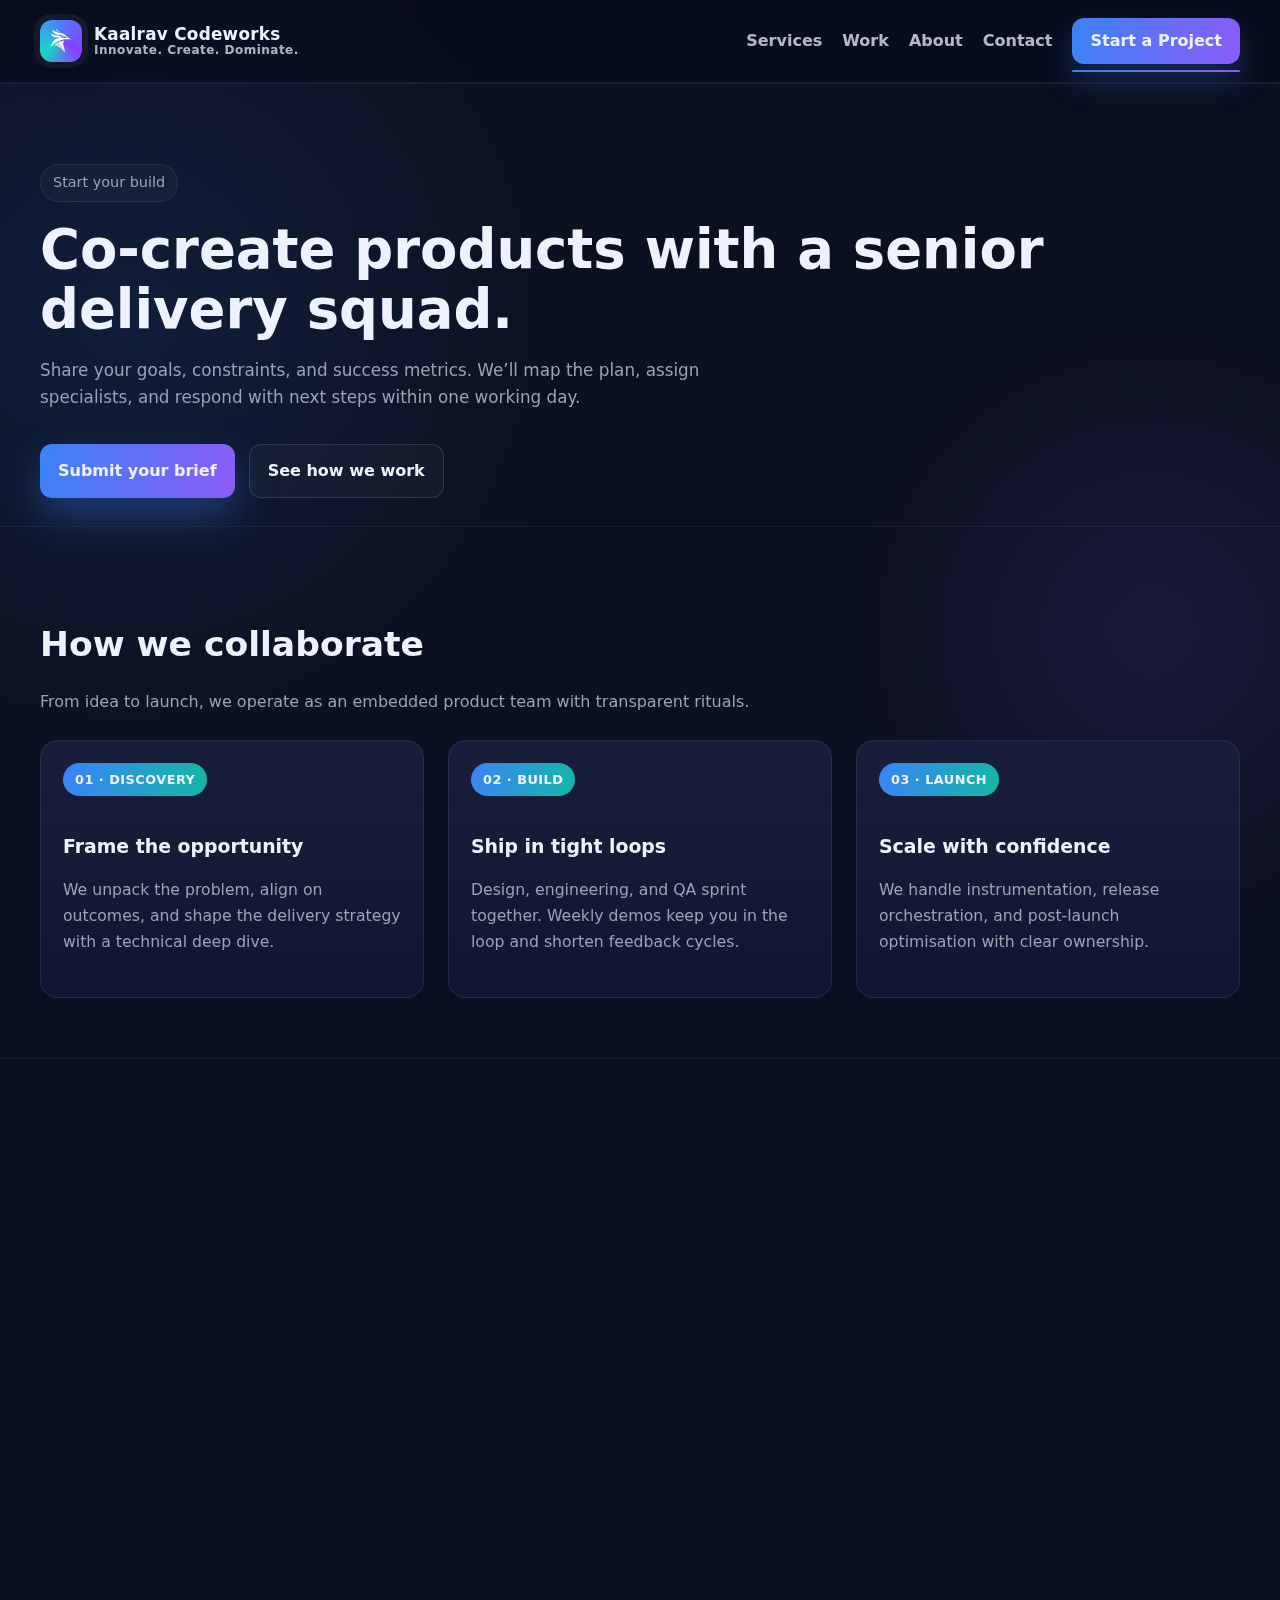
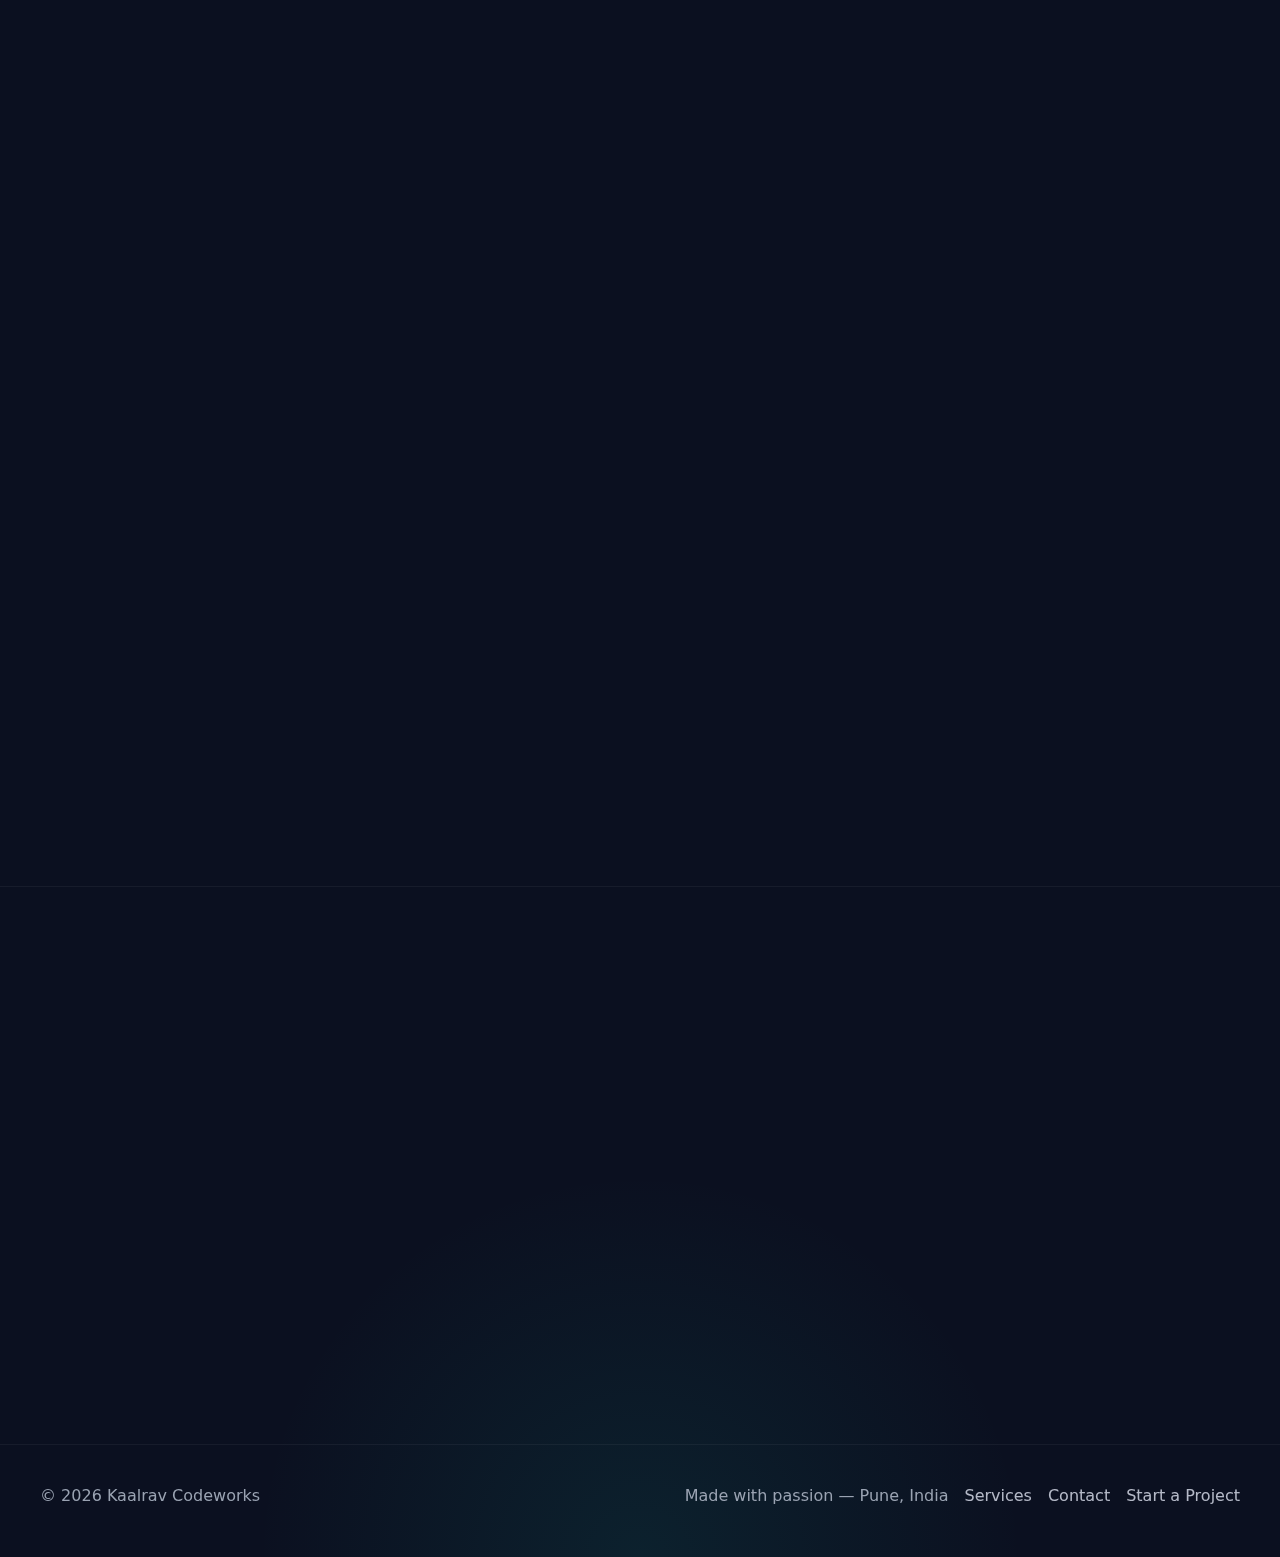
<file: start-project.html>
<!DOCTYPE html>
<html lang="en">
<head>
  <meta charset="UTF-8">
  <meta name="viewport" content="width=device-width, initial-scale=1">
  <meta name="description" content="Kick off your next build with Kaalrav Codeworks. Submit your project brief to get a roadmap within 24 hours.">
  <meta name="theme-color" content="#0b1020">
  <title>Start a Project — Kaalrav Codeworks</title>
  <link rel="stylesheet" href="assets/styles/main.css">
</head>
<body data-page="start-project">
  <header class="site-header">
    <div class="container nav">
      <a class="brand" href="index.html#home">
        <span class="logo" aria-hidden="true">
          <img src="assets/images/brand/logo.png" alt="">
        </span>
        <span class="brand-text">
          <span class="brand-name">Kaalrav Codeworks</span>
          <span class="brand-tagline">Innovate. Create. Dominate.</span>
        </span>
      </a>

      <nav class="links" aria-label="Primary">
        <a href="services.html">Services</a>
        <a href="work.html">Work</a>
        <a href="about.html">About</a>
        <a href="contact.html">Contact</a>
        <a class="cta is-current" href="start-project.html" aria-current="page">Start a Project</a>
      </nav>

      <button class="burger" type="button" aria-controls="mobileMenu" aria-expanded="false" aria-label="Toggle navigation" data-menu-toggle>
        <svg width="22" height="22" viewBox="0 0 24 24" fill="none" xmlns="http://www.w3.org/2000/svg"><path d="M4 6h16M4 12h16M4 18h16" stroke="white" stroke-width="2" stroke-linecap="round"/></svg>
      </button>
    </div>

    <nav class="mobile" id="mobileMenu" aria-label="Mobile">
      <div class="container mobile-inner">
        <a href="services.html">Services</a>
        <a href="work.html">Work</a>
        <a href="about.html">About</a>
        <a href="contact.html">Contact</a>
        <a class="cta is-current" href="start-project.html" aria-current="page">Start a Project</a>
      </div>
    </nav>
  </header>

  <main id="mainContent" tabindex="-1">
    <section class="hero">
      <div class="container">
        <span class="eyebrow" data-reveal>Start your build</span>
        <h1 data-reveal style="--delay:.08s">Co-create products with a senior delivery squad.</h1>
        <p class="sub" data-reveal style="--delay:.14s">Share your goals, constraints, and success metrics. We’ll map the plan, assign specialists, and respond with next steps within one working day.</p>
        <div class="hero-cta" data-reveal style="--delay:.2s">
          <a class="btn primary" href="#projectBrief">Submit your brief</a>
          <a class="btn ghost" href="#howWeWork">See how we work</a>
        </div>
      </div>
    </section>

    <section id="howWeWork">
      <div class="container">
        <h2 class="section-title" data-reveal>How we collaborate</h2>
        <p class="section-sub" data-reveal style="--delay:.06s">From idea to launch, we operate as an embedded product team with transparent rituals.</p>
        <div class="grid" style="grid-template-columns: repeat(auto-fit, minmax(260px, 1fr)); gap: 1.5rem;">
          <article class="card" data-reveal>
            <span class="chip">01 · Discovery</span>
            <h3>Frame the opportunity</h3>
            <p>We unpack the problem, align on outcomes, and shape the delivery strategy with a technical deep dive.</p>
          </article>
          <article class="card" data-reveal style="--delay:.06s">
            <span class="chip">02 · Build</span>
            <h3>Ship in tight loops</h3>
            <p>Design, engineering, and QA sprint together. Weekly demos keep you in the loop and shorten feedback cycles.</p>
          </article>
          <article class="card" data-reveal style="--delay:.12s">
            <span class="chip">03 · Launch</span>
            <h3>Scale with confidence</h3>
            <p>We handle instrumentation, release orchestration, and post-launch optimisation with clear ownership.</p>
          </article>
        </div>
      </div>
    </section>

    <section id="projectBrief">
      <div class="container">
        <h2 class="section-title" data-reveal>Project brief</h2>
        <p class="section-sub" data-reveal style="--delay:.06s">Tell us what you’re building, who it’s for, and where you need the most lift.</p>
        <div class="grid contact-grid brief-stack">
          <article class="card contact-card" data-reveal>
            <h3>What to include</h3>
            <p>Upload helpful links, screenshots, or roadmap context so our specialists can prepare before we chat.</p>
            <ul class="contact-links">
              <li><a href="mailto:hello@kaalrav.dev">hello@kaalrav.dev</a></li>
              <li><a href="https://cal.com/" target="_blank" rel="noopener">Book a 30-min discovery ↗</a></li>
            </ul>
            <p class="note">Need an NDA first? Mention it in the form and we’ll share our standard template.</p>
          </article>
          <form id="contactForm" class="card brief-wizard" data-reveal data-brief-wizard style="--delay:.08s">
            <div class="wizard-head">
              <div>
                <h3>Project brief wizard</h3>
                <p>3 quick checkpoints to capture context before we meet.</p>
              </div>
              <span class="wizard-step-label" data-wizard-step-label>Step 1 of 3</span>
            </div>
            <div class="wizard-progress" aria-hidden="true">
              <div class="wizard-progress-fill" data-wizard-progress></div>
            </div>
            <ul class="wizard-stepper" aria-hidden="true">
              <li class="is-active" data-wizard-stepper>
                <span class="wizard-stepper-index">01</span>
                <div>
                  <strong>Basics</strong>
                  <small>Team + contact</small>
                </div>
              </li>
              <li data-wizard-stepper>
                <span class="wizard-stepper-index">02</span>
                <div>
                  <strong>Scope &amp; stage</strong>
                  <small>Focus + launch plan</small>
                </div>
              </li>
              <li data-wizard-stepper>
                <span class="wizard-stepper-index">03</span>
                <div>
                  <strong>Budget &amp; goals</strong>
                  <small>Investment signals</small>
                </div>
              </li>
            </ul>
            <div class="wizard-layout">
              <div class="wizard-panel">
                <div class="wizard-steps">
                  <div class="wizard-step is-active" data-wizard-step>
                    <p class="wizard-step-title">Basics</p>
                    <div class="field">
                      <label for="name">Name</label>
                      <input class="input" id="name" name="name" type="text" placeholder="Your name" required>
                    </div>
                    <div class="field">
                      <label for="email">Email</label>
                      <input class="input" id="email" name="email" type="email" placeholder="Email address" required>
                    </div>
                    <div class="field">
                      <label for="company">Company</label>
                      <input class="input" id="company" name="company" type="text" placeholder="Company or organisation">
                    </div>
                  </div>
                  <div class="wizard-step" data-wizard-step>
                    <p class="wizard-step-title">Scope &amp; stage</p>
                    <div class="field">
                      <label for="service">Project focus</label>
                      <select class="input" id="service" name="service" required>
                        <option value="">Select a service</option>
                        <option>Full Web App Development</option>
                        <option>Mobile App Development</option>
                        <option>Python Automation</option>
                        <option>MERN Stack Development</option>
                        <option>Product Strategy &amp; Design</option>
                        <option>Dedicated Product Team</option>
                      </select>
                    </div>
                    <div class="field">
                      <label for="stage">Current stage</label>
                      <select class="input" id="stage" name="stage">
                        <option value="Concept">Idea or discovery</option>
                        <option value="Prototype">Prototype / MVP in progress</option>
                        <option value="Growth">Live product, scaling up</option>
                      </select>
                    </div>
                    <div class="field">
                      <label for="priority">Launch priority</label>
                      <select class="input" id="priority" name="priority">
                        <option value="standard">Standard (10–14 weeks)</option>
                        <option value="accelerated">Accelerated (6–9 weeks)</option>
                        <option value="exploratory">Exploratory / open timeline</option>
                      </select>
                    </div>
                  </div>
                  <div class="wizard-step" data-wizard-step>
                    <p class="wizard-step-title">Budget &amp; goals</p>
                    <div class="field">
                      <label for="budget">Budget range</label>
                      <select class="input" id="budget" name="budget">
                        <option value="flex">We’re flexible</option>
                        <option value="under10">Under $10k</option>
                        <option value="10-25">$10k – $25k</option>
                        <option value="25-50">$25k – $50k</option>
                        <option value="50+">$50k+</option>
                      </select>
                    </div>
                    <div class="field">
                      <label for="timeline">Key milestone</label>
                      <input class="input" id="timeline" name="timeline" type="text" placeholder="E.g., Beta launch in 12 weeks">
                    </div>
                    <div class="field">
                      <label for="message">Project goals</label>
                      <textarea class="input" id="message" name="message" rows="4" placeholder="Share context, goals, success metrics, and any constraints"></textarea>
                    </div>
                  </div>
                </div>
                <div class="wizard-actions">
                  <button class="btn ghost" type="button" data-wizard-prev disabled>Back</button>
                  <button class="btn primary" type="button" data-wizard-next>
                    <span>Next step</span>
                  </button>
                  <button class="btn primary submit" type="submit" data-wizard-submit hidden>
                    <span>Send brief</span>
                    <svg width="18" height="18" viewBox="0 0 24 24" fill="none" xmlns="http://www.w3.org/2000/svg" aria-hidden="true">
                      <path d="M5 12h14M13 6l6 6-6 6" stroke="currentColor" stroke-width="1.6" stroke-linecap="round" stroke-linejoin="round"/>
                    </svg>
                  </button>
                </div>
              </div>
              <aside class="wizard-summary" aria-live="polite">
                <p class="chip">Estimate snapshot</p>
                <h4>Live preview</h4>
                <p class="wizard-summary-sub">As you complete the steps we’ll auto-calc an indicative runway for squad size, timeline, and investment.</p>
                <dl>
                  <div>
                    <dt>Estimated timeline</dt>
                    <dd data-estimate-timeline>8–12 weeks (standard)</dd>
                  </div>
                  <div>
                    <dt>Investment band</dt>
                    <dd data-estimate-budget>$25k – $50k</dd>
                  </div>
                  <div>
                    <dt>Squad fit</dt>
                    <dd data-estimate-confidence>Product trio + delivery pod</dd>
                  </div>
                </dl>
                <p class="wizard-summary-note" data-estimate-note>We’ll confirm the final plan within 24 hours once we review your goals.</p>
              </aside>
            </div>
          </form>
        </div>
      </div>
    </section>

    <section id="nextSteps">
      <div class="container">
        <h2 class="section-title" data-reveal>What happens next</h2>
        <p class="section-sub" data-reveal style="--delay:.06s">After you share the brief we’ll evaluate scope, assemble the squad, and confirm milestones.</p>
        <div class="grid" style="grid-template-columns: repeat(auto-fit, minmax(260px, 1fr));">
          <article class="card" data-reveal>
            <span class="chip">Day 01</span>
            <h3>Alignment call</h3>
            <p>We review your mission, constraints, and success metrics. Expect a clear action plan within 24 hours.</p>
          </article>
          <article class="card" data-reveal style="--delay:.06s">
            <span class="chip">Week 01</span>
            <h3>Architecture &amp; squad</h3>
            <p>We propose architecture choices, assign leads, and share the delivery runway with milestone checkpoints.</p>
          </article>
          <article class="card" data-reveal style="--delay:.12s">
            <span class="chip">Week 02+</span>
            <h3>Sprint cadence</h3>
            <p>We build in focused sprints with demo rituals, async status notes, and dedicated channels for rapid feedback.</p>
          </article>
        </div>
      </div>
    </section>
  </main>

  <footer class="site-footer">
    <div class="container footer-inner">
      <div>© <span id="year"></span> Kaalrav Codeworks</div>
      <div class="footer-links">
        <span>Made with passion — Pune, India</span>
        <a href="services.html">Services</a>
        <a href="contact.html">Contact</a>
        <a href="start-project.html" aria-current="page">Start a Project</a>
      </div>
    </div>
  </footer>

  <script src="assets/scripts/main.js" defer></script>
</body>
</html>
</file>
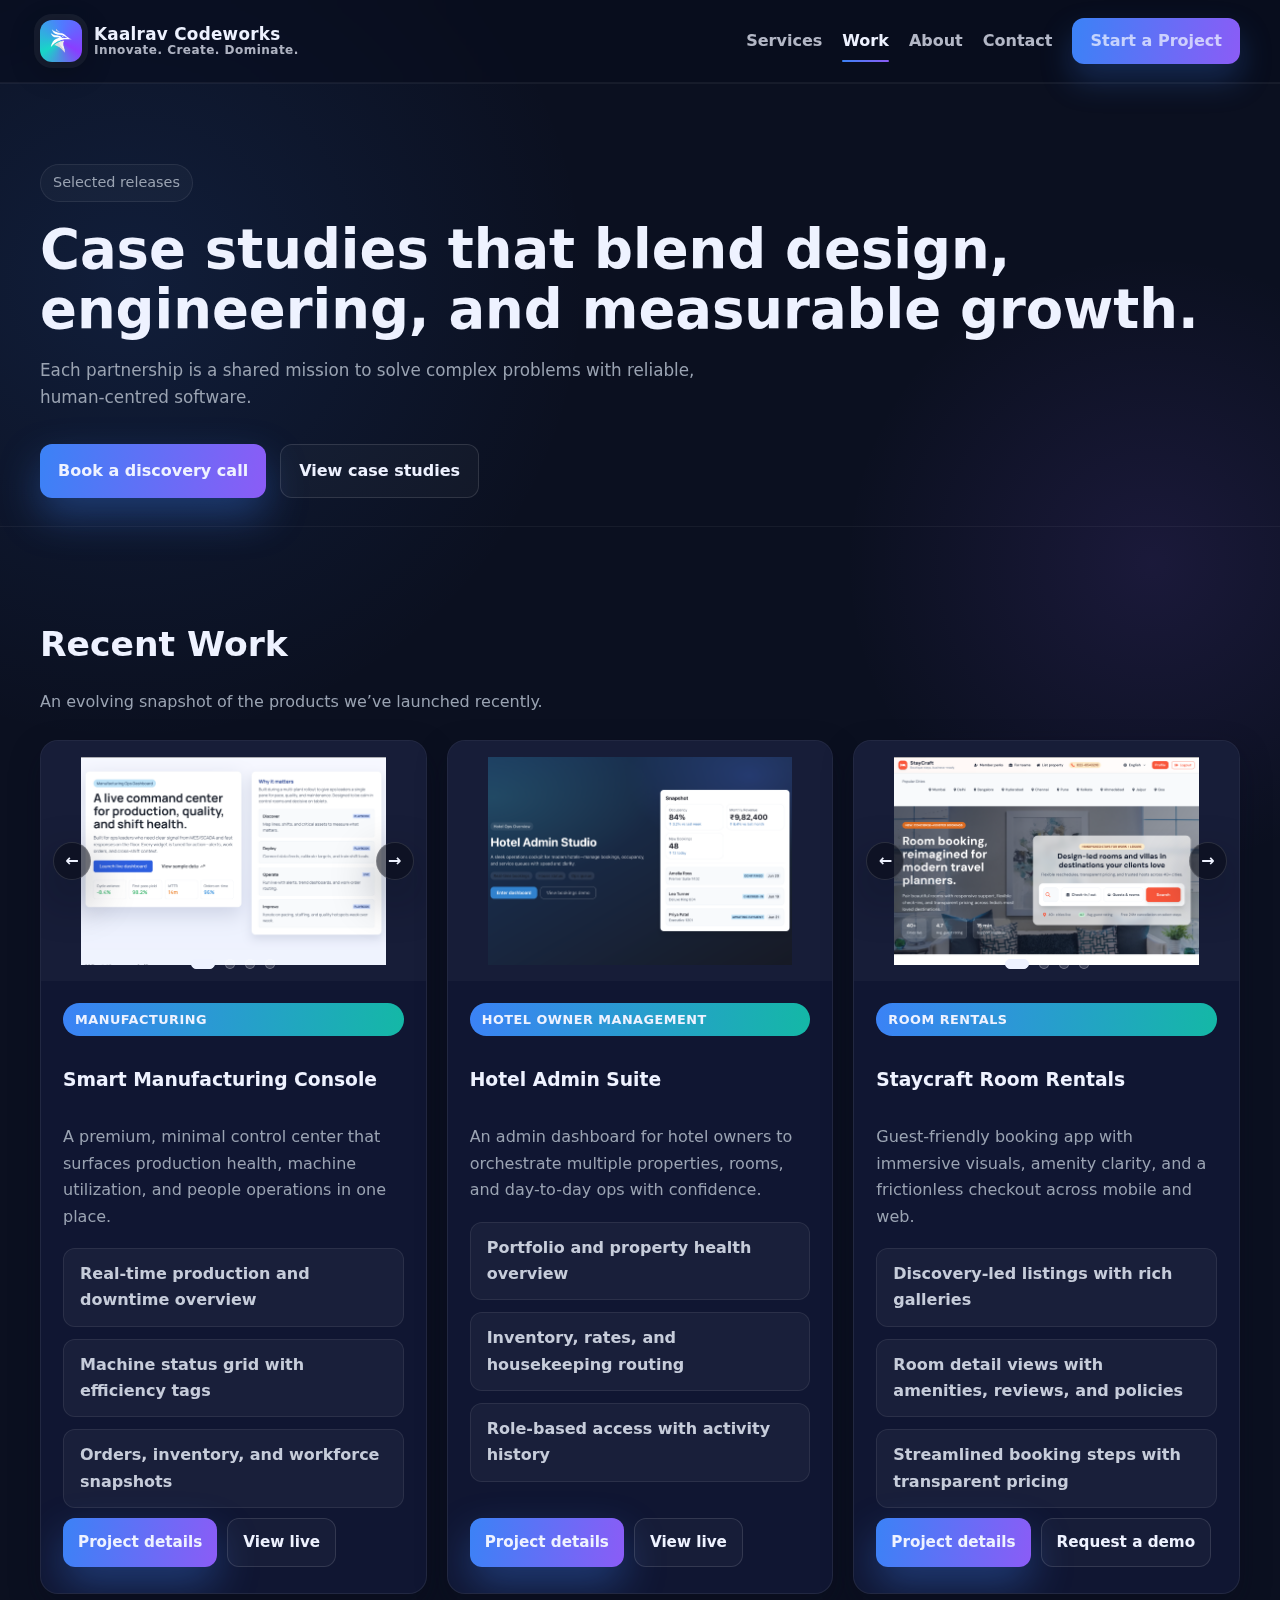
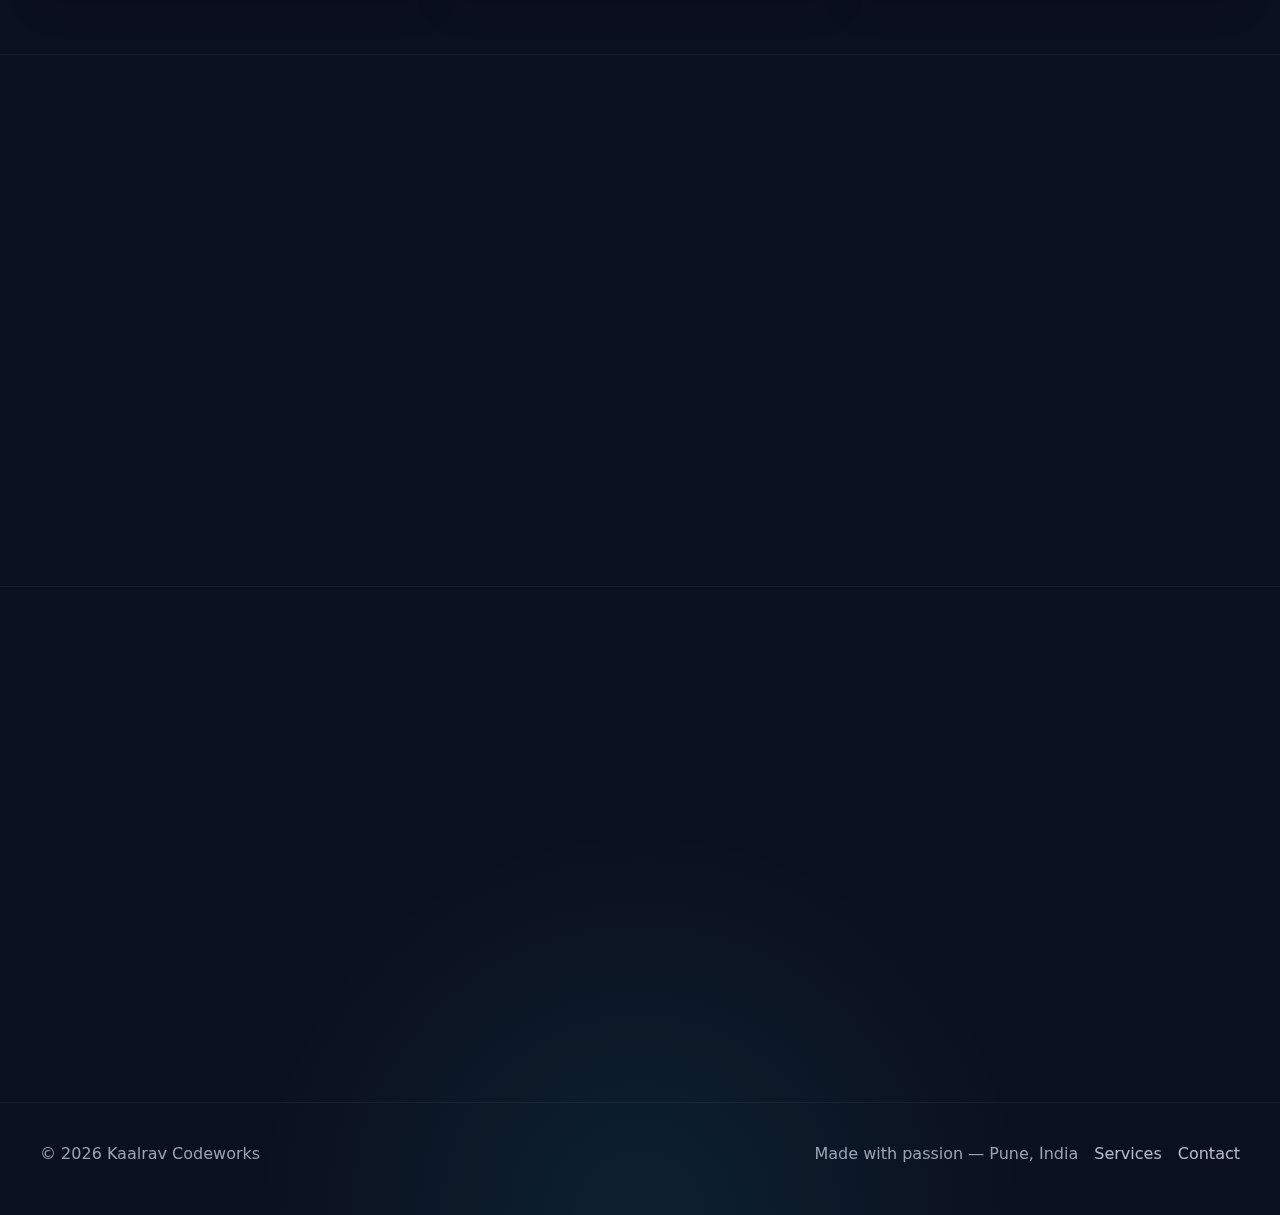
<file: work.html>
<!DOCTYPE html>
<html lang="en">
<head>
  <meta charset="UTF-8">
  <meta name="viewport" content="width=device-width, initial-scale=1">
  <meta name="description" content="See the recent projects and case studies delivered by Kaalrav Codeworks.">
  <meta name="theme-color" content="#0b1020">
  <title>Work — Kaalrav Codeworks</title>
  <link rel="stylesheet" href="assets/styles/main.css">
</head>
<body data-page="work">
  <header class="site-header">
    <div class="container nav">
      <a class="brand" href="index.html#home">
        <span class="logo" aria-hidden="true">
          <img src="assets/images/brand/logo.png" alt="">
        </span>
        <span class="brand-text">
          <span class="brand-name">Kaalrav Codeworks</span>
          <span class="brand-tagline">Innovate. Create. Dominate.</span>
        </span>
      </a>

      <nav class="links" aria-label="Primary">
        <a href="services.html">Services</a>
        <a href="work.html" class="is-current" aria-current="page">Work</a>
        <a href="about.html">About</a>
        <a href="contact.html">Contact</a>
        <a class="cta" href="start-project.html">Start a Project</a>
      </nav>

      <button class="burger" type="button" aria-controls="mobileMenu" aria-expanded="false" aria-label="Toggle navigation" data-menu-toggle>
        <svg width="22" height="22" viewBox="0 0 24 24" fill="none" xmlns="http://www.w3.org/2000/svg"><path d="M4 6h16M4 12h16M4 18h16" stroke="white" stroke-width="2" stroke-linecap="round"/></svg>
      </button>
    </div>

    <nav class="mobile" id="mobileMenu" aria-label="Mobile">
      <div class="container mobile-inner">
        <a href="services.html">Services</a>
        <a href="work.html" class="is-current" aria-current="page">Work</a>
        <a href="about.html">About</a>
        <a href="contact.html">Contact</a>
        <a class="cta" href="start-project.html">Start a Project</a>
      </div>
    </nav>
  </header>

  <main id="mainContent" tabindex="-1">
    <section class="hero">
      <div class="container">
        <span class="eyebrow" data-reveal>Selected releases</span>
        <h1 data-reveal style="--delay:.08s">Case studies that blend design, engineering, and measurable growth.</h1>
        <p class="sub" data-reveal style="--delay:.14s">Each partnership is a shared mission to solve complex problems with reliable, human-centred software.</p>
        <div class="hero-cta" data-reveal style="--delay:.2s">
          <a class="btn primary" href="contact.html">Book a discovery call</a>
          <a class="btn ghost" href="#caseStudies">View case studies</a>
        </div>
      </div>
    </section>

    <section id="caseStudies">
      <div class="container">
        <h2 class="section-title" data-reveal>Recent Work</h2>
        <p class="section-sub" data-reveal style="--delay:.06s">An evolving snapshot of the products we’ve launched recently.</p>
        <div class="case-grid">
          <article class="case-card" data-reveal>
            <div class="case-media">
              <div class="carousel" data-carousel data-interval="4800">
                <div class="carousel-track" data-carousel-track>
                  <figure class="carousel-slide is-active">
                    <img src="assets/images/portfolio/manufacturing/manufacturing_img1.png" alt="Smart manufacturing dashboard showing production overview cards">
                  </figure>
                  <figure class="carousel-slide">
                    <img src="assets/images/portfolio/manufacturing/manufacturing_img2.png" alt="Workforce management view with shifts and assignments">
                  </figure>
                  <figure class="carousel-slide">
                    <img src="assets/images/portfolio/manufacturing/manufacturing_img3.png" alt="Machine status grid with live efficiency indicators">
                  </figure>
                  <figure class="carousel-slide">
                    <img src="assets/images/portfolio/manufacturing/manufacturing_img4.png" alt="Orders and inventory status with analytics charts">
                  </figure>
                </div>
                <button class="carousel-control prev" type="button" aria-label="Previous manufacturing screen" data-carousel-prev>
                  &larr;
                </button>
                <button class="carousel-control next" type="button" aria-label="Next manufacturing screen" data-carousel-next>
                  &rarr;
                </button>
                <div class="carousel-dots" data-carousel-dots></div>
              </div>
            </div>
            <div class="case-body">
              <span class="chip">Manufacturing</span>
              <h3>Smart Manufacturing Console</h3>
              <p class="case-lede">A premium, minimal control center that surfaces production health, machine utilization, and people operations in one place.</p>
              <ul class="pill-list">
                <li>Real-time production and downtime overview</li>
                <li>Machine status grid with efficiency tags</li>
                <li>Orders, inventory, and workforce snapshots</li>
              </ul>
              <div class="case-actions">
                <a class="btn primary" href="project-details.html#manufacturing">Project details</a>
                <a class="btn ghost" href="https://manufacturing-ops-hub.netlify.app" target="_blank" rel="noreferrer">View live</a>
              </div>
            </div>
          </article>

          <article class="case-card" data-reveal style="--delay:.08s">
            <div class="case-media">
              <div class="carousel" data-carousel data-interval="5200">
                <div class="carousel-track" data-carousel-track>
                  <figure class="carousel-slide is-active">
                    <img src="assets/images/portfolio/hotel-admin/hotel_admin_intro.png" alt="Hotel admin dashboard overview">
                  </figure>
                </div>
                <div class="carousel-dots" data-carousel-dots></div>
              </div>
            </div>
            <div class="case-body">
              <span class="chip">Hotel Owner Management</span>
              <h3>Hotel Admin Suite</h3>
              <p class="case-lede">An admin dashboard for hotel owners to orchestrate multiple properties, rooms, and day-to-day ops with confidence.</p>
              <ul class="pill-list">
                <li>Portfolio and property health overview</li>
                <li>Inventory, rates, and housekeeping routing</li>
                <li>Role-based access with activity history</li>
              </ul>
              <div class="case-actions">
                <a class="btn primary" href="project-details.html#hotel-admin">Project details</a>
                <a class="btn ghost" href="https://your-netlify-hotel-admin-link.com" target="_blank" rel="noreferrer">View live</a>
              </div>
            </div>
          </article>

          <article class="case-card" data-reveal style="--delay:.16s">
            <div class="case-media">
              <div class="carousel" data-carousel data-interval="5000">
                <div class="carousel-track" data-carousel-track>
                  <figure class="carousel-slide is-active">
                    <img src="assets/images/portfolio/staycraft/room-1.png" alt="Staycraft home screen featuring featured rooms">
                  </figure>
                  <figure class="carousel-slide">
                    <img src="assets/images/portfolio/staycraft/room-2.png" alt="Room listing grid showing pricing and availability">
                  </figure>
                  <figure class="carousel-slide">
                    <img src="assets/images/portfolio/staycraft/room-3.png" alt="Room details page with amenities and gallery">
                  </figure>
                  <figure class="carousel-slide">
                    <img src="assets/images/portfolio/staycraft/room-4.png" alt="Booking checkout screen summarizing stay details">
                  </figure>
                </div>
                <button class="carousel-control prev" type="button" aria-label="Previous Staycraft screen" data-carousel-prev>
                  &larr;
                </button>
                <button class="carousel-control next" type="button" aria-label="Next Staycraft screen" data-carousel-next>
                  &rarr;
                </button>
                <div class="carousel-dots" data-carousel-dots></div>
              </div>
            </div>
            <div class="case-body">
              <span class="chip">Room Rentals</span>
              <h3>Staycraft Room Rentals</h3>
              <p class="case-lede">Guest-friendly booking app with immersive visuals, amenity clarity, and a frictionless checkout across mobile and web.</p>
              <ul class="pill-list">
                <li>Discovery-led listings with rich galleries</li>
                <li>Room detail views with amenities, reviews, and policies</li>
                <li>Streamlined booking steps with transparent pricing</li>
              </ul>
              <div class="case-actions">
                <a class="btn primary" href="project-details.html#staycraft">Project details</a>
                <a class="btn ghost" href="contact.html">Request a demo</a>
              </div>
            </div>
          </article>
        </div>
      </div>
    </section>

    <section>
      <div class="container">
        <h2 class="section-title" data-reveal>Outcomes we track</h2>
        <p class="section-sub" data-reveal style="--delay:.06s">Every engagement is measured with clear metrics that teams can rally behind.</p>
        <div class="grid" style="grid-template-columns: repeat(auto-fit, minmax(240px, 1fr));">
          <article class="card" data-reveal>
            <span class="chip">+230%</span>
            <h3>Activation uplift</h3>
            <p>Product revamps that turn first-time visitors into engaged power users.</p>
          </article>
          <article class="card" data-reveal style="--delay:.06s">
            <span class="chip">-45%</span>
            <h3>Churn reduction</h3>
            <p>Lifecycle automations and concierge tooling to boost retention.</p>
          </article>
          <article class="card" data-reveal style="--delay:.12s">
            <span class="chip">99.9%</span>
            <h3>Platform uptime</h3>
            <p>Cloud-native architectures with observability baked in from day one.</p>
          </article>
          <article class="card" data-reveal style="--delay:.18s">
            <span class="chip">4x</span>
            <h3>Release velocity</h3>
            <p>CI/CD automation shrinks launch cycles from weeks to days.</p>
          </article>
        </div>
      </div>
    </section>

    <section>
      <div class="container">
        <h2 class="section-title" data-reveal>What partners say</h2>
        <p class="section-sub" data-reveal style="--delay:.06s">Relationships built on trust, transparency, and outcomes.</p>
        <div class="grid" style="grid-template-columns: repeat(auto-fit, minmax(280px, 1fr));">
         
          <blockquote class="card" data-reveal style="--delay:.16s">
            <p>“The automation stack they shipped replaced 20+ weekly manual ops tasks. Productivity and morale have never been higher.”</p>
            <cite>— Priya Iyer, COO @ FlowOS</cite>
          </blockquote>
          <blockquote class="card" data-reveal style="--delay:.24s">
            <p>“Kaalrav built my mouth fresher storefront exactly how I imagined it — clean, modern, and precise to the brief. They understood what I needed and delivered top-notch quality end to end.”</p>
            <cite>— Dipesh Bagul</cite>
          </blockquote>
        </div>
      </div>
    </section>
  </main>

  <footer class="site-footer">
    <div class="container footer-inner">
      <div>© <span id="year"></span> Kaalrav Codeworks</div>
      <div class="footer-links">
        <span>Made with passion — Pune, India</span>
        <a href="services.html">Services</a>
        <a href="contact.html">Contact</a>
      </div>
    </div>
  </footer>

  <script src="assets/scripts/main.js" defer></script>
</body>
</html>
</file>
<file: assets/styles/main.css>
:root {
  --bg: #0b1020;
  --bg-soft: rgba(15, 22, 48, 0.72);
  --card: #101632;
  --muted: #9aa3b2;
  --muted-strong: #c6ccda;
  --text: #eef2ff;
  --accent-1: #3b82f6;
  --accent-2: #8b5cf6;
  --accent-3: #14b8a6;
  --ring: rgba(59, 130, 246, 0.35);
  --radius: 18px;
  --radius-sm: 12px;
  --shadow: 0 18px 46px rgba(5, 10, 25, 0.45);
  --shadow-soft: 0 12px 30px rgba(8, 12, 28, 0.35);
  --surface-border: rgba(255, 255, 255, 0.08);
  --surface-border-strong: rgba(255, 255, 255, 0.14);
  --brand-1: #4f7cff;
  --brand-2: #8a3dff;
  --brand-3: #18d6c7;
  --section-space: 60px;
  --container-gap: 32px;
}

*,
*::before,
*::after {
  box-sizing: border-box;
}

html {
  scroll-behavior: smooth;
}

body {
  min-height: 100vh;
  margin: 0;
  font-family: ui-sans-serif, system-ui, -apple-system, "Segoe UI", Roboto, Ubuntu, Cantarell, "Noto Sans", Arial, "Apple Color Emoji", "Segoe UI Emoji";
  background:
    radial-gradient(60vw 60vw at 10% 10%, rgba(59, 130, 246, 0.12), transparent 60%),
    radial-gradient(40vw 40vw at 90% 20%, rgba(139, 92, 246, 0.12), transparent 60%),
    radial-gradient(50vw 50vw at 50% 100%, rgba(20, 184, 166, 0.1), transparent 60%),
    var(--bg);
  color: var(--text);
  line-height: 1.65;
  -webkit-font-smoothing: antialiased;
  -moz-osx-font-smoothing: grayscale;
}


main {
  scroll-margin-top: 96px;
}

body.no-scroll {
  overflow: hidden;
}

a {
  color: inherit;
  text-decoration: none;
}

img {
  max-width: 100%;
  display: block;
}

button {
  font: inherit;
  color: inherit;
  background: none;
  border: none;
  cursor: pointer;
  padding: 0;
}

.container {
  width: min(1200px, calc(100% - var(--container-gap)));
  margin: 0 auto;
}

.site-header {
  position: sticky;
  inset: 0 0 auto 0;
  z-index: 120;
  background: rgba(8, 12, 24, 0.6);
  backdrop-filter: saturate(140%) blur(12px);
  border-bottom: 1px solid rgba(255, 255, 255, 0.06);
}

.nav {
  display: flex;
  align-items: center;
  justify-content: space-between;
  gap: 20px;
  padding: 18px 0;
}

.brand {
  display: inline-flex;
  align-items: center;
  gap: 12px;
  font-weight: 800;
  letter-spacing: 0.3px;
}

.brand-text {
  display: flex;
  flex-direction: column;
  line-height: 1.1;
}

.logo {
  width: 42px;
  height: 42px;
  display: inline-flex;
  align-items: center;
  justify-content: center;
  position: relative;
  border-radius: 12px;
  overflow: hidden;
  background: rgba(255, 255, 255, 0.04);
  box-shadow: 0 8px 30px rgba(0, 0, 0, 0.28), 0 0 0 6px rgba(255, 255, 255, 0.06);
}

.logo::before {
  content: "";
  position: absolute;
  inset: -20%;
  background: conic-gradient(
    from 0deg,
    var(--brand-1),
    var(--brand-2),
    var(--brand-3),
    var(--brand-1)
  );
  animation: brandSpin 12s linear infinite;
  z-index: 0;
}

.logo::after {
  content: "";
  position: absolute;
  inset: -30%;
  background: linear-gradient(120deg, transparent 30%, rgba(255, 255, 255, 0.3) 45%, transparent 60%);
  transform: translateX(-120%);
  animation: logoShine 4s ease-in-out infinite;
  z-index: 1;
}

.logo img {
  width: 100%;
  height: 100%;
  object-fit: contain;
  position: relative;
  z-index: 2;
}

.brand-name {
  font-size: 1.05rem;
}

.brand-tagline {
  font-size: 0.75rem;
  font-weight: 700;
  color: rgba(238, 242, 255, 0.72);
  letter-spacing: 0.04em;
}

.links {
  display: flex;
  align-items: center;
  gap: 20px;
  font-weight: 600;
}

.links a {
  color: rgba(238, 242, 255, 0.75);
  transition: color 0.2s ease, opacity 0.2s ease;
}

.links a.is-current,
.links a[aria-current="page"] {
  color: var(--text);
  position: relative;
}

.links a.is-current::after,
.links a[aria-current="page"]::after {
  content: "";
  position: absolute;
  inset: auto 0 -8px 0;
  height: 2px;
  border-radius: 999px;
  background: linear-gradient(100deg, var(--accent-1), var(--accent-2));
}

.links a:hover,
.links a:focus-visible {
  color: var(--text);
}

.cta {
  display: inline-flex;
  align-items: center;
  gap: 8px;
  padding: 10px 18px;
  border-radius: var(--radius-sm);
  font-weight: 700;
  background: linear-gradient(100deg, var(--accent-1), var(--accent-2));
  box-shadow: 0 16px 32px rgba(59, 130, 246, 0.25);
  color: var(--text);
}

.cta:hover,
.cta:focus-visible {
  box-shadow: 0 18px 40px rgba(59, 130, 246, 0.36);
}

.burger {
  display: none;
  place-items: center;
  width: 44px;
  height: 44px;
  border-radius: 14px;
  border: 1px solid rgba(255, 255, 255, 0.08);
  background: rgba(255, 255, 255, 0.03);
  transition: border-color 0.2s ease, background 0.2s ease;
}

.burger:hover,
.burger:focus-visible {
  border-color: rgba(255, 255, 255, 0.18);
  background: rgba(255, 255, 255, 0.08);
}

.mobile {
  display: none;
}

.mobile-inner {
  display: flex;
  flex-direction: column;
  gap: 10px;
}

.mobile-inner .cta {
  margin-top: 6px;
  justify-content: center;
}

.mobile-inner a.is-current,
.mobile-inner a[aria-current="page"] {
  color: var(--text);
  font-weight: 700;
}

.hero {
  padding: calc(var(--section-space) + 20px) 0 28px;
}

.hero-grid {
  display: grid;
  grid-template-columns: minmax(0, 1.6fr) minmax(0, 0.9fr);
  gap: 32px;
  align-items: flex-start;
}

.hero-copy {
  max-width: 640px;
}

.hero-aside {
  display: flex;
  justify-content: flex-end;
}

.hero-aside .micro-playground {
  margin-top: 0;
  width: 100%;
  max-width: 320px;
}

.eyebrow {
  display: inline-flex;
  align-items: center;
  gap: 8px;
  padding: 6px 12px;
  border-radius: 999px;
  border: 1px solid rgba(255, 255, 255, 0.08);
  background: rgba(255, 255, 255, 0.03);
  color: var(--muted);
  font-size: 0.9rem;
}

.tag {
  font-weight: 700;
  text-transform: uppercase;
  letter-spacing: 0.12em;
  color: rgba(238, 242, 255, 0.68);
  margin-top: 18px;
  font-size: 0.85rem;
}

h1 {
  font-size: clamp(2rem, 4vw + 0.5rem, 3.4rem);
  line-height: 1.1;
  margin: 18px 0 16px;
  font-weight: 900;
}

.gradient {
  background: linear-gradient(95deg, var(--accent-1), var(--accent-3), var(--accent-2));
  -webkit-background-clip: text;
  background-clip: text;
  color: transparent;
}

.sub {
  max-width: 680px;
  color: var(--muted);
  font-size: 1.05rem;
}

.hero-tagline {
  margin: 10px 0 6px;
  font-weight: 800;
  letter-spacing: 0.01em;
  color: var(--muted-strong);
}

.hero-cta {
  margin-top: 32px;
  display: flex;
  flex-wrap: wrap;
  gap: 14px;
}

.btn {
  display: inline-flex;
  align-items: center;
  justify-content: center;
  gap: 10px;
  padding: 13px 18px;
  border-radius: var(--radius-sm);
  font-weight: 700;
  border: 1px solid rgba(255, 255, 255, 0.08);
  background: rgba(255, 255, 255, 0.03);
  transition: transform 0.2s ease, border-color 0.2s ease, box-shadow 0.2s ease;
}

.btn:focus-visible {
  outline: none;
  box-shadow: 0 0 0 4px var(--ring);
  border-color: transparent;
}

.btn.primary {
  border: none;
  background: linear-gradient(100deg, var(--accent-1), var(--accent-2));
  box-shadow: 0 18px 40px rgba(59, 130, 246, 0.35);
}

.btn.primary:hover,
.btn.primary:focus-visible {
  transform: translateY(-1px);
  box-shadow: 0 24px 46px rgba(59, 130, 246, 0.45);
}

.btn.ghost {
  border-color: rgba(255, 255, 255, 0.12);
}

.btn.ghost:hover,
.btn.ghost:focus-visible {
  border-color: rgba(255, 255, 255, 0.2);
}

.badges {
  margin-top: 36px;
  display: flex;
  flex-wrap: wrap;
  gap: 12px;
}

.badge {
  display: inline-flex;
  align-items: center;
  gap: 8px;
  padding: 10px 14px;
  border-radius: var(--radius-sm);
  border: 1px solid rgba(255, 255, 255, 0.08);
  background: rgba(255, 255, 255, 0.04);
  color: rgba(238, 242, 255, 0.9);
  font-weight: 600;
}

.badge svg {
  opacity: 0.9;
}

.micro-playground {
  margin-top: 32px;
  width: min(100%, 320px);
}

.mini-card {
  background: linear-gradient(180deg, rgba(59, 130, 246, 0.18), rgba(15, 22, 48, 0.92));
  border: 1px solid rgba(255, 255, 255, 0.07);
  border-radius: var(--radius);
  padding: 18px 18px 20px;
  box-shadow: 0 14px 40px rgba(8, 12, 28, 0.45);
}

.mini-head {
  display: flex;
  align-items: center;
  justify-content: space-between;
  gap: 16px;
}

.mini-card .chip {
  margin-bottom: 0;
}

.mini-score {
  display: inline-flex;
  gap: 6px;
  align-items: baseline;
  padding: 6px 10px;
  border-radius: var(--radius-sm);
  border: 1px solid rgba(20, 184, 166, 0.4);
  background: rgba(20, 184, 166, 0.12);
}

.mini-score .label {
  font-size: 0.7rem;
  text-transform: uppercase;
  letter-spacing: 0.08em;
  color: rgba(238, 242, 255, 0.72);
}

.mini-score .value {
  font-size: 1.1rem;
  font-weight: 700;
  color: var(--text);
}

#sparkGame {
  display: block;
  width: 100%;
  height: auto;
  margin-top: 14px;
  border-radius: var(--radius-sm);
  overflow: hidden;
  box-shadow: inset 0 0 0 1px rgba(255, 255, 255, 0.06);
}

.mini-note {
  margin-top: 12px;
  font-size: 0.85rem;
  color: rgba(238, 242, 255, 0.66);
  line-height: 1.5;
}

section {
  padding: var(--section-space) 0;
  border-top: 1px solid rgba(255, 255, 255, 0.05);
}

.section-title {
  font-size: clamp(1.8rem, 1.2rem + 1.2vw, 2.4rem);
  font-weight: 900;
  margin-bottom: 14px;
  text-wrap: balance;
}

.section-sub {
  color: var(--muted);
  max-width: 720px;
  margin-bottom: 24px;
  text-wrap: balance;
}

.grid {
  display: grid;
  gap: 18px;
}

.services-grid {
  grid-template-columns: repeat(4, minmax(0, 1fr));
}

.work-grid {
  grid-template-columns: repeat(4, minmax(0, 1fr));
}

.case-grid {
  display: grid;
  gap: 20px;
  grid-template-columns: repeat(auto-fit, minmax(320px, 1fr));
  align-items: stretch;
}

.case-card {
  background: var(--card);
  border: 1px solid var(--surface-border);
  border-radius: var(--radius);
  box-shadow: var(--shadow-soft);
  overflow: hidden;
  display: flex;
  flex-direction: column;
  min-height: 100%;
}

.case-media {
  position: relative;
  background: rgba(255, 255, 255, 0.03);
}

.carousel {
  position: relative;
  display: block;
  width: 100%;
  aspect-ratio: 16 / 10;
  overflow: hidden;
}

.carousel-track {
  position: relative;
  width: 100%;
  height: 100%;
}

.carousel-slide {
  position: absolute;
  inset: 0;
  opacity: 0;
  transition: opacity 0.5s ease;
}

.carousel-slide.is-active {
  opacity: 1;
}

.carousel-slide img {
  width: 100%;
  height: 100%;
  object-fit: cover;
}

.carousel-control {
  position: absolute;
  inset: 50% auto auto 12px;
  transform: translateY(-50%);
  width: 38px;
  height: 38px;
  border-radius: 999px;
  border: 1px solid rgba(255, 255, 255, 0.12);
  background: rgba(8, 12, 24, 0.6);
  color: var(--text);
  display: grid;
  place-items: center;
  font-weight: 700;
  box-shadow: var(--shadow);
  transition: border-color 0.2s ease, background 0.2s ease, transform 0.2s ease;
}

.carousel-control.next {
  left: auto;
  right: 12px;
}

.carousel-control:hover,
.carousel-control:focus-visible {
  border-color: rgba(255, 255, 255, 0.24);
  background: rgba(8, 12, 24, 0.85);
  transform: translateY(calc(-50% - 1px));
}

.carousel-control:active {
  transform: translateY(calc(-50% + 1px));
}

.carousel-dots {
  position: absolute;
  inset: auto 16px 12px 16px;
  display: inline-flex;
  gap: 10px;
  justify-content: center;
  align-items: center;
}

.carousel-dot {
  width: 10px;
  height: 10px;
  border-radius: 999px;
  border: 1px solid rgba(255, 255, 255, 0.28);
  background: rgba(255, 255, 255, 0.16);
  padding: 0;
  cursor: pointer;
  transition: background 0.2s ease, width 0.2s ease, border-color 0.2s ease;
}

.carousel-dot.is-active {
  width: 24px;
  background: var(--text);
  border-color: var(--text);
}

.case-body {
  padding: 22px 22px 26px;
  display: flex;
  flex-direction: column;
  gap: 10px;
  height: 100%;
}

.case-lede {
  color: var(--muted);
  margin: 0;
}

.case-actions {
  margin-top: auto;
  display: inline-flex;
  flex-wrap: wrap;
  gap: 10px;
}

.case-actions .btn {
  padding: 11px 15px;
  font-size: 0.95rem;
}

.case-body .pill-list {
  margin: 8px 0 0;
}

.detail-hero {
  padding: calc(var(--section-space) + 20px) 0 26px;
  position: relative;
  overflow: hidden;
}

.detail-hero::before {
  content: "";
  position: absolute;
  inset: 0;
  background:
    radial-gradient(60% 80% at 20% 20%, rgba(59, 130, 246, 0.14), transparent 60%),
    radial-gradient(60% 80% at 80% 10%, rgba(20, 184, 166, 0.14), transparent 60%),
    linear-gradient(145deg, rgba(255, 255, 255, 0.05), rgba(255, 255, 255, 0));
  opacity: 0.9;
  pointer-events: none;
}

.detail-hero .container {
  position: relative;
  z-index: 1;
}

.detail-hero-grid {
  display: grid;
  gap: 22px;
  grid-template-columns: minmax(0, 1.2fr) minmax(0, 0.9fr);
  align-items: center;
}

.detail-hero-panel {
  background: linear-gradient(160deg, rgba(255, 255, 255, 0.06), rgba(255, 255, 255, 0.02));
  border: 1px solid rgba(255, 255, 255, 0.08);
  border-radius: var(--radius);
  padding: 18px 18px 12px;
  box-shadow: var(--shadow-soft);
}

.hero-badges {
  display: inline-flex;
  flex-wrap: wrap;
  gap: 8px;
  margin: 12px 0 4px;
}

.hero-badges .badge {
  background: rgba(255, 255, 255, 0.08);
  border-color: rgba(255, 255, 255, 0.12);
}

.hero-notes {
  margin: 12px 0 0;
  padding: 0;
  list-style: none;
  display: grid;
  gap: 10px;
}

.hero-notes li {
  display: grid;
  grid-template-columns: 22px 1fr;
  align-items: start;
  gap: 8px;
  color: var(--muted-strong);
}

.hero-notes strong {
  color: var(--text);
}

.project-section {
  padding: 32px 0 16px;
}

.detail-grid {
  display: grid;
  gap: 22px;
  grid-template-columns: minmax(0, 1.1fr) minmax(0, 1fr);
  align-items: start;
}

.detail-card {
  background: linear-gradient(180deg, rgba(255, 255, 255, 0.03), transparent), var(--card);
  border: 1px solid rgba(255, 255, 255, 0.08);
  border-radius: var(--radius);
  box-shadow: var(--shadow-soft);
  padding: 22px;
  backdrop-filter: blur(6px);
}

.detail-card h3 {
  margin-top: 0;
  margin-bottom: 6px;
}

.detail-meta {
  display: flex;
  flex-wrap: wrap;
  gap: 10px;
  margin: 12px 0 14px;
  color: var(--muted);
  font-weight: 600;
}

.detail-meta span {
  padding: 8px 12px;
  border-radius: var(--radius-sm);
  border: 1px solid rgba(255, 255, 255, 0.08);
  background: rgba(255, 255, 255, 0.03);
}

.detail-list {
  margin: 12px 0 0;
}

.detail-list li {
  background: rgba(255, 255, 255, 0.05);
}

.detail-actions {
  margin-top: 18px;
  display: flex;
  gap: 12px;
  flex-wrap: wrap;
}

.detail-actions .btn {
  padding: 12px 16px;
}

.stat-row {
  display: grid;
  grid-template-columns: repeat(auto-fit, minmax(180px, 1fr));
  gap: 14px;
  margin: 12px 0 4px;
}

.stat-card {
  padding: 14px;
  border-radius: var(--radius-sm);
  border: 1px solid rgba(255, 255, 255, 0.08);
  background: rgba(255, 255, 255, 0.03);
  display: flex;
  flex-direction: column;
  gap: 6px;
}

.stat-card strong {
  font-size: 1.2rem;
}

.section-divider {
  height: 1px;
  width: 100%;
  background: linear-gradient(90deg, transparent, rgba(255, 255, 255, 0.14), transparent);
  margin: 24px 0;
}

.card {
  position: relative;
  background: linear-gradient(180deg, rgba(255, 255, 255, 0.04), transparent), var(--card);
  border: 1px solid rgba(255, 255, 255, 0.08);
  border-radius: var(--radius);
  padding: 22px 22px 26px;
  min-height: 180px;
  box-shadow: 0 0 0 rgba(0, 0, 0, 0);
  transition: transform 0.25s cubic-bezier(0.16, 1, 0.3, 1), box-shadow 0.25s cubic-bezier(0.16, 1, 0.3, 1), border-color 0.25s ease;
}

.card:hover,
.card:focus-within {
  transform: translateY(-6px);
  box-shadow: var(--shadow);
  border-color: rgba(255, 255, 255, 0.16);
}

.card h3 {
  font-size: 1.18rem;
  margin-bottom: 10px;
}

.card p {
  color: var(--muted);
  font-size: 0.98rem;
}

.chip {
  position: relative;
  display: inline-flex;
  align-items: center;
  gap: 6px;
  padding: 6px 12px;
  border-radius: 999px;
  font-size: 0.8rem;
  background: linear-gradient(95deg, var(--accent-1), var(--accent-3));
  font-weight: 800;
  color: var(--text);
  text-transform: uppercase;
  letter-spacing: 0.04em;
}

.card .chip {
  margin-bottom: 16px;
}

.card .pill-list {
  margin-top: 18px;
}

.system-flow-grid {
  display: grid;
  gap: 28px;
  margin-top: 32px;
  grid-template-columns: repeat(auto-fit, minmax(320px, 1fr));
  align-items: stretch;
}

.flow-panel {
  padding: 30px;
  border-radius: var(--radius);
  background:
    linear-gradient(165deg, rgba(8, 12, 28, 0.95), rgba(8, 10, 24, 0.9)),
    rgba(8, 12, 28, 0.9);
  border: 1px solid rgba(255, 255, 255, 0.05);
  box-shadow: 0 24px 50px rgba(5, 8, 20, 0.45);
}

.flow-panel h3 {
  font-size: 1.3rem;
  margin-bottom: 12px;
}

.flow-panel p {
  color: rgba(238, 242, 255, 0.75);
  margin: 0;
}

.flow-stages {
  list-style: none;
  margin: 28px 0 0;
  padding: 0;
  display: flex;
  flex-direction: column;
  gap: 16px;
}

.flow-stage {
  position: relative;
  padding: 16px 18px 16px 24px;
  border-radius: var(--radius-sm);
  border: 1px solid rgba(255, 255, 255, 0.1);
  background: rgba(8, 12, 28, 0.75);
  box-shadow: inset 0 0 0 1px rgba(59, 130, 246, 0.15);
}

.flow-stage::before {
  content: "";
  position: absolute;
  inset: 0 auto 0 -12px;
  width: 4px;
  border-radius: 999px;
  background: linear-gradient(180deg, var(--accent-1), var(--accent-3));
}

.stage-label {
  font-weight: 700;
  text-transform: uppercase;
  letter-spacing: 0.08em;
  font-size: 0.78rem;
  color: rgba(226, 232, 255, 0.85);
}

.stage-meta {
  display: block;
  margin-top: 6px;
  color: rgba(238, 242, 255, 0.7);
  font-size: 0.92rem;
  line-height: 1.4;
}

.stage-tag {
  position: absolute;
  top: 16px;
  right: 16px;
  font-size: 0.7rem;
  text-transform: uppercase;
  letter-spacing: 0.08em;
  color: rgba(238, 242, 255, 0.65);
}

.flow-console {
  margin-top: 28px;
  padding: 18px;
  border-radius: var(--radius-sm);
  background: rgba(8, 12, 24, 0.85);
  border: 1px solid rgba(255, 255, 255, 0.08);
}

.console-label {
  display: inline-flex;
  align-items: center;
  gap: 8px;
  font-size: 0.75rem;
  text-transform: uppercase;
  letter-spacing: 0.12em;
  color: rgba(238, 242, 255, 0.6);
  margin-bottom: 10px;
}

.console-label::before {
  content: "";
  width: 6px;
  height: 6px;
  border-radius: 50%;
  background: var(--accent-3);
  box-shadow: 0 0 10px var(--accent-3);
}

.flow-console pre {
  margin: 0;
  font-family: "IBM Plex Mono", "SFMono-Regular", Consolas, Menlo, monospace;
  font-size: 0.86rem;
  line-height: 1.55;
  color: rgba(226, 232, 255, 0.9);
  white-space: pre-wrap;
}


.link {
  display: inline-flex;
  align-items: center;
  gap: 6px;
  margin-top: 20px;
  color: var(--muted-strong);
  font-weight: 600;
  opacity: 0.7;
  cursor: default;
}

.link[aria-disabled="true"] {
  pointer-events: none;
}

.about-grid {
  display: grid;
  gap: 32px;
  grid-template-columns: minmax(0, 1.4fr) minmax(0, 1fr);
  align-items: start;
}

.pill-list {
  list-style: none;
  display: flex;
  flex-direction: column;
  align-items: flex-start;
  gap: 12px;
  padding: 0;
  margin: 0;
}

.pill-list li {
  padding: 12px 16px;
  border-radius: var(--radius-sm);
  border: 1px solid rgba(255, 255, 255, 0.08);
  background: rgba(255, 255, 255, 0.04);
  color: var(--muted-strong);
  font-weight: 600;
  width: fit-content;
  max-width: 100%;
}


.section-head {
  display: flex;
  flex-direction: column;
  align-items: center;
  text-align: center;
  gap: 12px;
  margin: 0 auto 32px;
  max-width: 820px;
}

.section-head .eyebrow {
  align-self: center;
}

.section-head .section-title,
.section-head .section-sub {
  margin: 0;
  text-align: inherit;
}

.section-head .section-sub {
  max-width: 680px;
}

.section-head.align-left {
  align-items: flex-start;
  text-align: left;
  margin-left: 0;
  margin-right: auto;
}

.section-head.align-left .eyebrow {
  align-self: flex-start;
}

.section-head.align-left .section-sub {
  margin-left: 0;
  margin-right: 0;
}

.about-grid .section-head {
  max-width: 100%;
  margin-bottom: 0;
}

.game-section {
  padding-bottom: calc(var(--section-space) + 12px);
}

.game-card {
  overflow: hidden;
  padding: 26px;
  max-width: 960px;
  margin: 0 auto;
}

.game-meta {
  display: flex;
  align-items: center;
  justify-content: space-between;
  gap: 18px;
}

.scoreboard {
  display: inline-flex;
  align-items: baseline;
  gap: 8px;
  padding: 8px 14px;
  border-radius: var(--radius-sm);
  border: 1px solid rgba(59, 130, 246, 0.35);
  background: rgba(59, 130, 246, 0.08);
}

.scoreboard .label {
  font-size: 0.75rem;
  letter-spacing: 0.08em;
  text-transform: uppercase;
  color: rgba(238, 242, 255, 0.7);
}

.scoreboard .value {
  font-size: 1.4rem;
  font-weight: 800;
  color: var(--text);
}

.game-wrapper {
  position: relative;
  margin-top: 16px;
  border-radius: var(--radius);
  overflow: hidden;
  background: radial-gradient(120% 120% at 50% 0, rgba(59, 130, 246, 0.18), rgba(15, 22, 48, 0.8));
  border: 1px solid rgba(255, 255, 255, 0.05);
  min-height: 260px;
}

#orbitGame {
  display: block;
  width: 100%;
  height: auto;
}

.game-overlay {
  position: absolute;
  inset: auto 18px 18px 18px;
  padding: 16px;
  border-radius: var(--radius-sm);
  background: rgba(8, 10, 24, 0.7);
  backdrop-filter: blur(10px);
  border: 1px solid rgba(255, 255, 255, 0.08);
  color: var(--muted);
  line-height: 1.5;
}

.game-overlay .secondary {
  color: rgba(238, 242, 255, 0.75);
  font-size: 0.88rem;
  margin-top: 6px;
}

.contact-grid {
  grid-template-columns: minmax(0, 1fr) minmax(0, 1.4fr);
  align-items: stretch;
}

.brief-stack {
  grid-template-columns: minmax(0, 1fr);
  gap: 24px;
}

.contact-card {
  display: flex;
  flex-direction: column;
  gap: 16px;
}

.contact-links {
  list-style: none;
  display: grid;
  gap: 8px;
  padding: 0;
}

.contact-links a {
  color: var(--text);
  font-weight: 600;
}

.note {
  margin-top: auto;
  color: var(--muted);
  font-size: 0.85rem;
}

.planner-section {
  padding: calc(var(--section-space) + 8px) 0;
}

.planner-grid {
  display: grid;
  grid-template-columns: minmax(0, 1.1fr) minmax(0, 0.9fr);
  gap: 24px;
  align-items: stretch;
}

.planner-inputs {
  display: flex;
  flex-direction: column;
  gap: 18px;
}

.planner-input-head p {
  margin: 10px 0 0;
  color: var(--muted);
}

.planner-options {
  display: grid;
  grid-template-columns: repeat(auto-fit, minmax(240px, 1fr));
  gap: 12px;
}

.planner-option {
  display: flex;
  gap: 12px;
  align-items: flex-start;
  padding: 14px;
  border-radius: var(--radius-sm);
  border: 1px solid rgba(255, 255, 255, 0.08);
  background: rgba(255, 255, 255, 0.03);
  cursor: pointer;
  transition: border-color 0.2s ease, background 0.2s ease, transform 0.2s ease;
}

.planner-option.is-active {
  border-color: rgba(255, 255, 255, 0.18);
  background: rgba(59, 130, 246, 0.08);
}

.planner-option:hover {
  border-color: rgba(255, 255, 255, 0.12);
  transform: translateY(-1px);
}

.planner-option input {
  margin-top: 4px;
}

.planner-option strong {
  display: block;
  font-size: 0.95rem;
}

.planner-option small {
  color: var(--muted);
  font-size: 0.8rem;
}

.planner-selected {
  color: rgba(238, 242, 255, 0.7);
  font-size: 0.9rem;
  max-width: 360px;
}

.planner-results {
  display: flex;
  flex-direction: column;
  gap: 16px;
  border: 1px solid rgba(255, 255, 255, 0.08);
}

.planner-result-desc {
  color: var(--muted);
}

.planner-services {
  margin: 0;
  padding-left: 18px;
  color: rgba(238, 242, 255, 0.85);
  display: grid;
  gap: 6px;
}

.planner-timeline {
  display: grid;
  gap: 14px;
  padding: 16px;
  border-radius: var(--radius);
  background: rgba(255, 255, 255, 0.03);
  border: 1px solid rgba(255, 255, 255, 0.08);
}

.planner-timeline .label {
  text-transform: uppercase;
  font-size: 0.8rem;
  letter-spacing: 0.08em;
  color: rgba(238, 242, 255, 0.6);
}

.planner-timeline strong {
  font-size: 1.4rem;
}

.planner-note {
  color: var(--muted);
  font-size: 0.9rem;
  margin: 0;
}

.planner-cta {
  display: flex;
  flex-wrap: wrap;
  gap: 12px;
}

@media (max-width: 1024px) {
  .planner-grid {
    grid-template-columns: minmax(0, 1fr);
  }

  .planner-selected {
    max-width: none;
  }
}

@media (max-width: 640px) {
  .planner-options {
    grid-template-columns: minmax(0, 1fr);
  }

  .planner-cta {
    flex-direction: column;
  }
}

.contact-form {
  display: grid;
  gap: 14px;
}

.brief-wizard {
  display: flex;
  flex-direction: column;
  gap: 20px;
}

.wizard-head {
  display: flex;
  justify-content: space-between;
  gap: 18px;
  align-items: flex-start;
}

.wizard-head p {
  color: var(--muted);
  margin: 6px 0 0;
}

.wizard-step-label {
  font-size: 0.85rem;
  font-weight: 600;
  color: rgba(238, 242, 255, 0.7);
}

.wizard-progress {
  position: relative;
  height: 6px;
  border-radius: 999px;
  background: rgba(255, 255, 255, 0.08);
  overflow: hidden;
}

.wizard-progress-fill {
  position: absolute;
  inset: 0;
  width: 0;
  border-radius: inherit;
  background: linear-gradient(100deg, var(--accent-1), var(--accent-2));
  transition: width 0.3s ease;
}

.wizard-stepper {
  list-style: none;
  margin: 0;
  padding: 0;
  display: grid;
  grid-template-columns: repeat(3, minmax(0, 1fr));
  gap: 12px;
}

.wizard-stepper li {
  display: flex;
  gap: 10px;
  padding: 12px 14px;
  border-radius: var(--radius-sm);
  border: 1px solid rgba(255, 255, 255, 0.08);
  background: rgba(255, 255, 255, 0.03);
  opacity: 0.65;
  transition: border-color 0.2s ease, opacity 0.2s ease, background 0.2s ease;
}

.wizard-stepper li.is-active {
  border-color: rgba(255, 255, 255, 0.16);
  background: rgba(255, 255, 255, 0.05);
  opacity: 1;
}

.wizard-stepper-index {
  font-weight: 800;
  letter-spacing: 0.04em;
  color: rgba(238, 242, 255, 0.6);
}

.wizard-stepper small {
  display: block;
  color: rgba(238, 242, 255, 0.55);
}

.wizard-layout {
  display: grid;
  gap: 24px;
  grid-template-columns: minmax(0, 1.15fr) minmax(260px, 0.85fr);
}

.wizard-panel {
  display: flex;
  flex-direction: column;
  gap: 18px;
}

.wizard-steps {
  position: relative;
}

.wizard-step {
  display: none;
  flex-direction: column;
  gap: 14px;
  animation: wizardFade 0.3s ease;
}

.wizard-step.is-active {
  display: flex;
}

.wizard-step-title {
  font-weight: 700;
  color: rgba(238, 242, 255, 0.9);
}

.wizard-actions {
  display: flex;
  gap: 12px;
  justify-content: flex-end;
}

.wizard-actions .btn {
  min-width: 130px;
}

.wizard-summary {
  border: 1px solid rgba(255, 255, 255, 0.08);
  border-radius: var(--radius);
  padding: 20px;
  background: linear-gradient(180deg, rgba(255, 255, 255, 0.04), transparent), var(--card);
  box-shadow: var(--shadow-soft);
  display: flex;
  flex-direction: column;
  gap: 18px;
}

.wizard-summary h4 {
  margin: 0;
}

.wizard-summary-sub,
.wizard-summary-note {
  color: var(--muted);
  font-size: 0.9rem;
  margin: 0;
}

.wizard-summary dl {
  margin: 0;
  display: grid;
  gap: 14px;
}

.wizard-summary dl div {
  display: grid;
  gap: 6px;
}

.wizard-summary dt {
  font-size: 0.8rem;
  text-transform: uppercase;
  letter-spacing: 0.08em;
  color: rgba(238, 242, 255, 0.6);
}

.wizard-summary dd {
  margin: 0;
  font-size: 1.05rem;
  font-weight: 700;
  color: var(--text);
}

@keyframes wizardFade {
  from {
    opacity: 0;
    transform: translateY(6px);
  }
  to {
    opacity: 1;
    transform: translateY(0);
  }
}

.field {
  display: grid;
  gap: 6px;
}

.field label {
  font-size: 0.85rem;
  font-weight: 600;
  color: rgba(238, 242, 255, 0.8);
}

.input,
.contact-form textarea,
.contact-form select {
  background: rgba(255, 255, 255, 0.03);
  border: 1px solid rgba(255, 255, 255, 0.12);
  color: var(--text);
  padding: 12px 14px;
  border-radius: var(--radius-sm);
  outline: none;
  transition: border-color 0.2s ease, box-shadow 0.2s ease, background 0.2s ease;
}

.input::placeholder,
.contact-form textarea::placeholder {
  color: rgba(238, 242, 255, 0.45);
}

.input:focus-visible,
.contact-form textarea:focus-visible,
.contact-form select:focus-visible {
  border-color: transparent;
  box-shadow: 0 0 0 4px var(--ring);
  background: rgba(255, 255, 255, 0.05);
}

textarea {
  resize: vertical;
  min-height: 140px;
}

.submit {
  justify-content: center;
}

.submit svg {
  transition: transform 0.2s ease;
}

.submit:hover svg,
.submit:focus-visible svg {
  transform: translateX(2px);
}

.site-footer {
  padding: 38px 0 48px;
  border-top: 1px solid rgba(255, 255, 255, 0.05);
  color: var(--muted);
}

.footer-inner {
  display: flex;
  align-items: center;
  justify-content: space-between;
  gap: 18px;
  flex-wrap: wrap;
}

.footer-links {
  display: inline-flex;
  align-items: center;
  gap: 16px;
  flex-wrap: wrap;
}

.footer-links a {
  color: rgba(238, 242, 255, 0.75);
}

.footer-links a:hover,
.footer-links a:focus-visible {
  color: var(--text);
}

.form-toast {
  position: fixed;
  inset: auto 18px 18px auto;
  z-index: 150;
  display: inline-flex;
  align-items: center;
  gap: 8px;
  padding: 14px 18px;
  border-radius: var(--radius-sm);
  border: 1px solid rgba(59, 130, 246, 0.35);
  background: rgba(15, 22, 48, 0.95);
  color: var(--muted-strong);
  box-shadow: var(--shadow-soft);
  opacity: 0;
  transform: translateY(16px);
  transition: opacity 0.25s ease, transform 0.25s ease;
}

.form-toast.visible {
  opacity: 1;
  transform: translateY(0);
}

[data-reveal] {
  opacity: 0;
  transform: translateY(12px);
  transition: opacity 0.65s cubic-bezier(0.2, 0.8, 0.2, 1), transform 0.65s cubic-bezier(0.2, 0.8, 0.2, 1);
  transition-delay: var(--delay, 0s);
}

[data-reveal].reveal {
  opacity: 1;
  transform: none;
}

@media (max-width: 1200px) {
  .services-grid,
  .work-grid {
    grid-template-columns: repeat(3, minmax(0, 1fr));
  }
}

@media (max-width: 1024px) {
  .services-grid,
  .work-grid {
    grid-template-columns: repeat(2, minmax(0, 1fr));
  }

  .detail-grid {
    grid-template-columns: minmax(0, 1fr);
  }

  .detail-hero-grid {
    grid-template-columns: minmax(0, 1fr);
  }

  .carousel {
    aspect-ratio: 4 / 3;
  }

  .about-grid {
    grid-template-columns: minmax(0, 1fr);
  }

  .contact-grid {
    grid-template-columns: minmax(0, 1fr);
  }

  .wizard-layout {
    grid-template-columns: minmax(0, 1fr);
  }

  .wizard-summary {
    order: -1;
  }

  .game-card {
    padding: 24px;
  }

  .game-section {
    padding-bottom: 72px;
  }

  .hero-grid {
    grid-template-columns: minmax(0, 1fr);
    gap: 28px;
  }

  .hero-aside {
    justify-content: flex-start;
  }

  .flow-sim-grid {
    grid-template-columns: minmax(0, 1fr);
  }

}

@media (max-width: 840px) {
  .links {
    display: none;
  }

  .burger {
    display: grid;
  }

  .mobile {
    display: block;
    position: fixed;
    inset: 76px 16px auto 16px;
    background: var(--bg-soft);
    border-radius: var(--radius);
    border: 1px solid rgba(255, 255, 255, 0.09);
    box-shadow: var(--shadow-soft);
    padding: 18px;
    opacity: 0;
    pointer-events: none;
    transform: translateY(-12px);
    transition: opacity 0.25s ease, transform 0.25s ease;
    backdrop-filter: blur(14px);
  }

  .mobile.is-open {
    opacity: 1;
    pointer-events: auto;
    transform: translateY(0);
  }
}

@media (max-width: 768px) {
  .services-grid,
  .work-grid {
    grid-template-columns: minmax(0, 1fr);
  }

  .case-grid {
    grid-template-columns: minmax(0, 1fr);
  }

  .carousel-control {
    display: none;
  }

  .hero {
    padding-top: calc(var(--section-space) + 12px);
  }

  .section-head {
    flex-direction: column;
  }

  .game-wrapper {
    min-height: 300px;
  }

  .hero-aside .micro-playground {
    max-width: 360px;
  }
}

@media (max-width: 640px) {
  body {
    line-height: 1.6;
  }

  .container {
    width: min(100%, calc(100% - var(--container-gap)));
  }

  .wizard-stepper {
    grid-template-columns: minmax(0, 1fr);
  }

  .wizard-actions {
    flex-direction: column;
  }

  .wizard-actions .btn {
    width: 100%;
  }

  .hero-cta {
    flex-direction: column;
    align-items: stretch;
  }

  .btn {
    width: 100%;
  }

  .game-overlay {
    inset: auto 12px 12px 12px;
    padding: 14px;
  }

  .scoreboard {
    width: 100%;
    justify-content: space-between;
  }

  .hero-aside {
    justify-content: flex-start;
  }

  .hero-aside .micro-playground {
    max-width: 100%;
  }

}

@media (prefers-reduced-motion: reduce) {
  *,
  *::before,
  *::after {
    animation-duration: 0.01ms !important;
    animation-iteration-count: 1 !important;
    transition-duration: 0.01ms !important;
    scroll-behavior: auto !important;
  }

  [data-reveal] {
    opacity: 1 !important;
    transform: none !important;
  }

  .logo::before,
  .logo::after {
    animation: none !important;
  }
}

@keyframes logoGlow {
  0% {
    background-position: 0% 50%;
    box-shadow: 0 8px 30px rgba(0, 0, 0, 0.28), 0 0 0 6px rgba(255, 255, 255, 0.06);
  }
  50% {
    background-position: 100% 50%;
    box-shadow: 0 12px 32px rgba(0, 0, 0, 0.3), 0 0 0 7px rgba(59, 130, 246, 0.2);
  }
  100% {
    background-position: 0% 50%;
    box-shadow: 0 8px 30px rgba(0, 0, 0, 0.28), 0 0 0 6px rgba(255, 255, 255, 0.06);
  }
}

@keyframes brandSpin {
  to {
    transform: rotate(360deg);
  }
}

@keyframes logoShine {
  0% {
    transform: translateX(-140%);
    opacity: 0;
  }
  25% {
    opacity: 1;
  }
  50% {
    transform: translateX(40%);
  }
  75% {
    opacity: 0.8;
  }
  100% {
    transform: translateX(140%);
    opacity: 0;
  }
}
</file>
